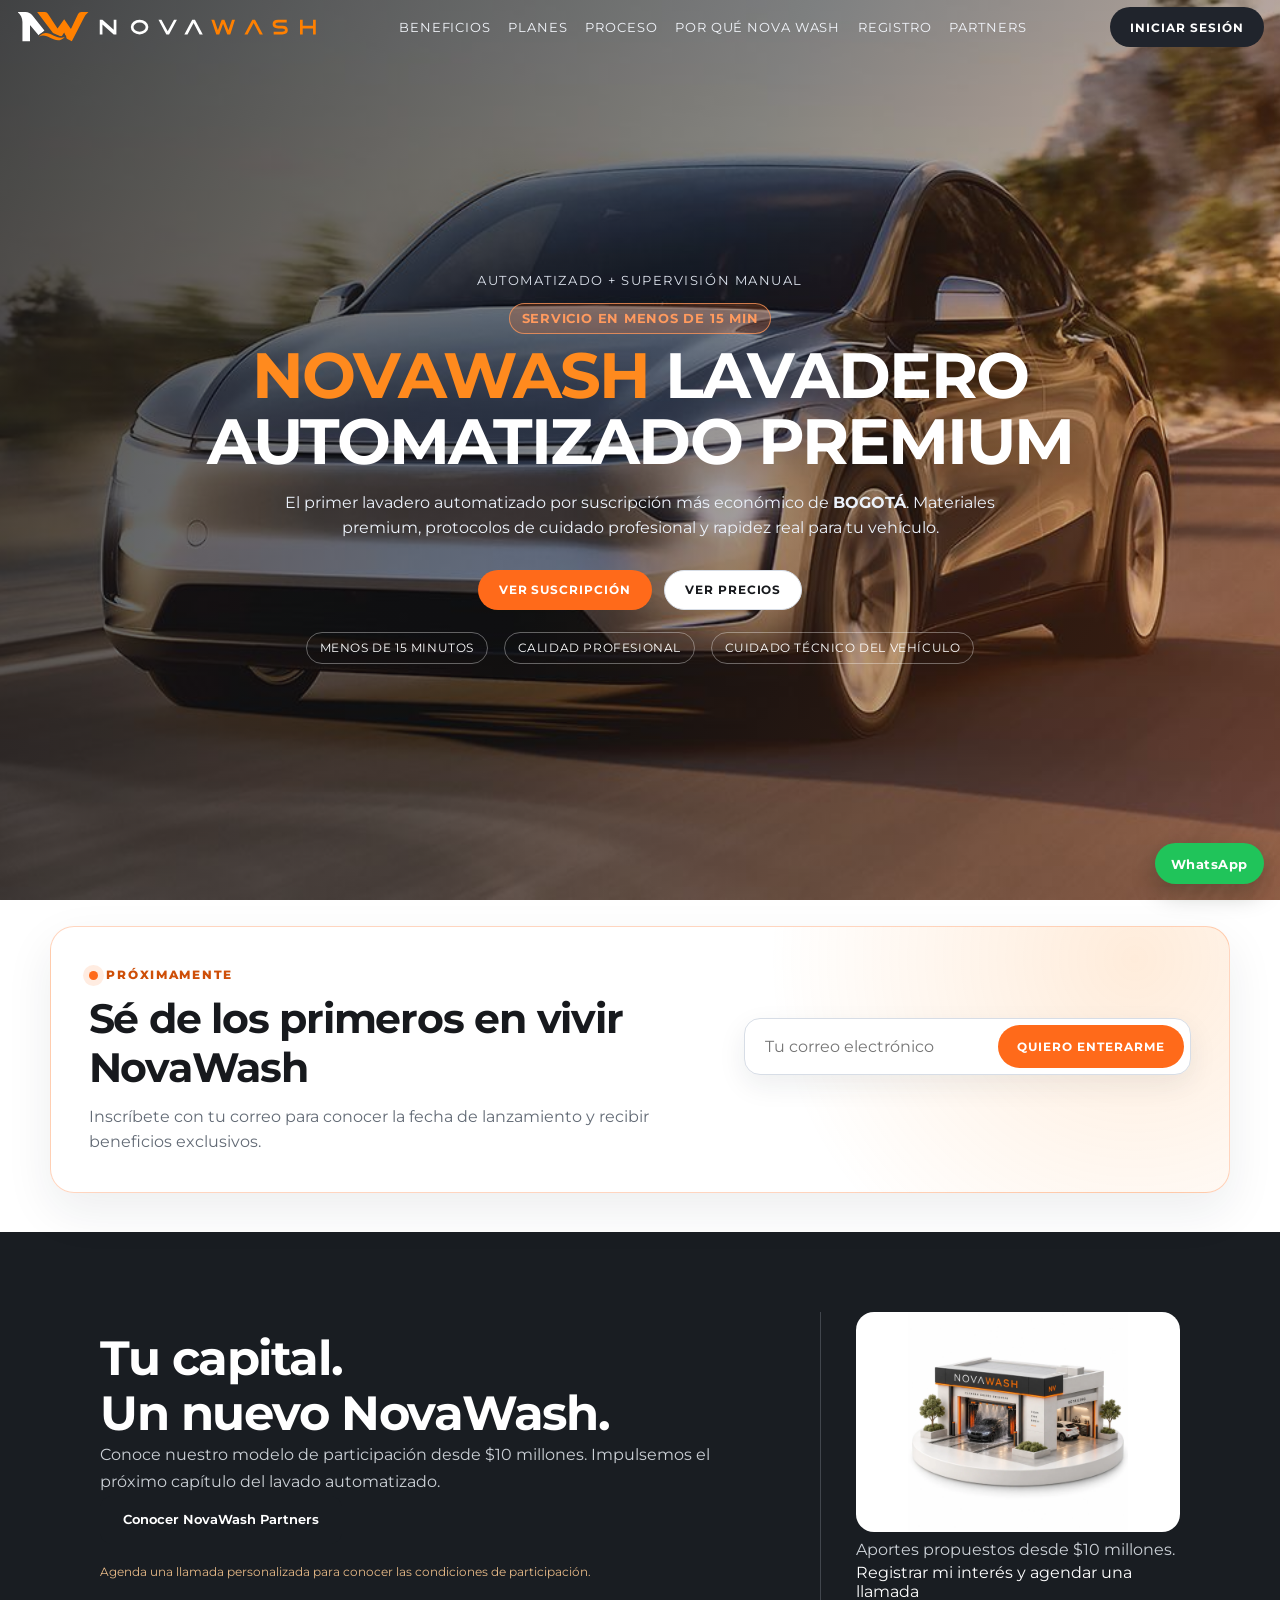
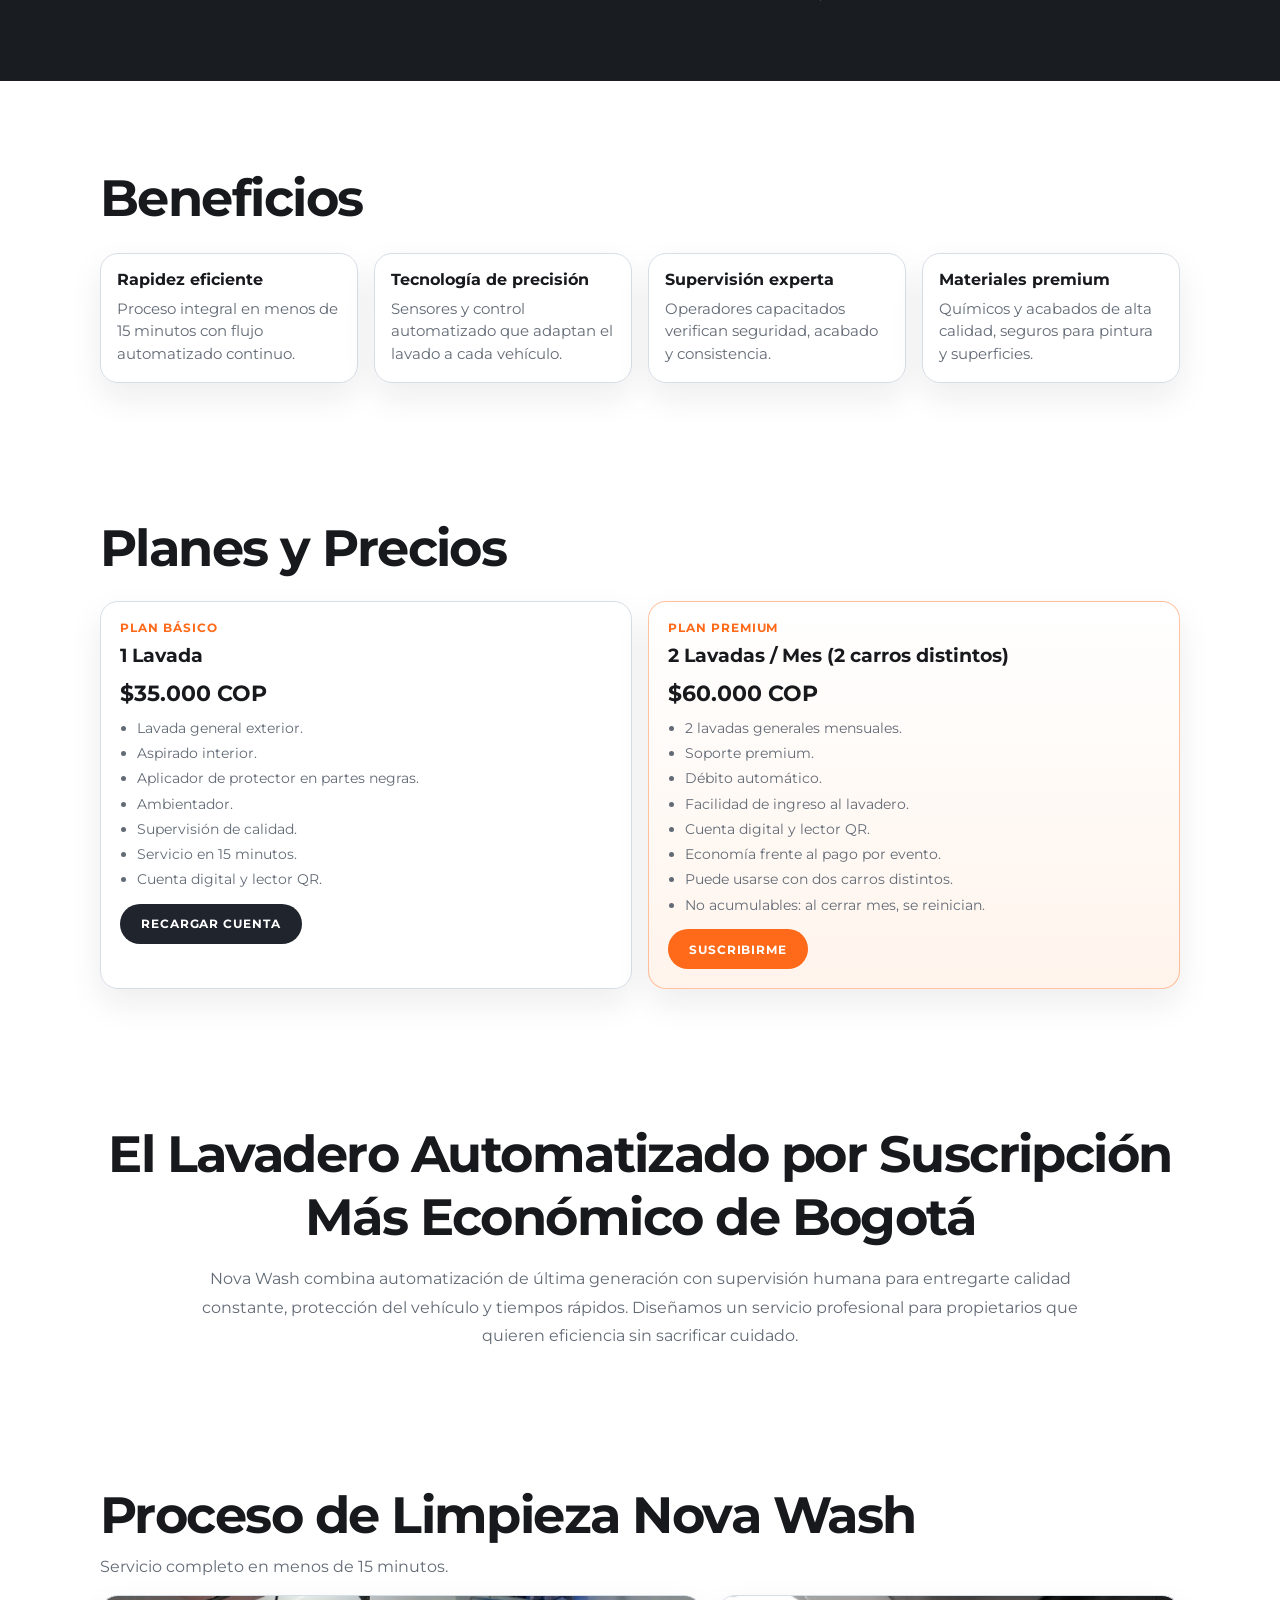
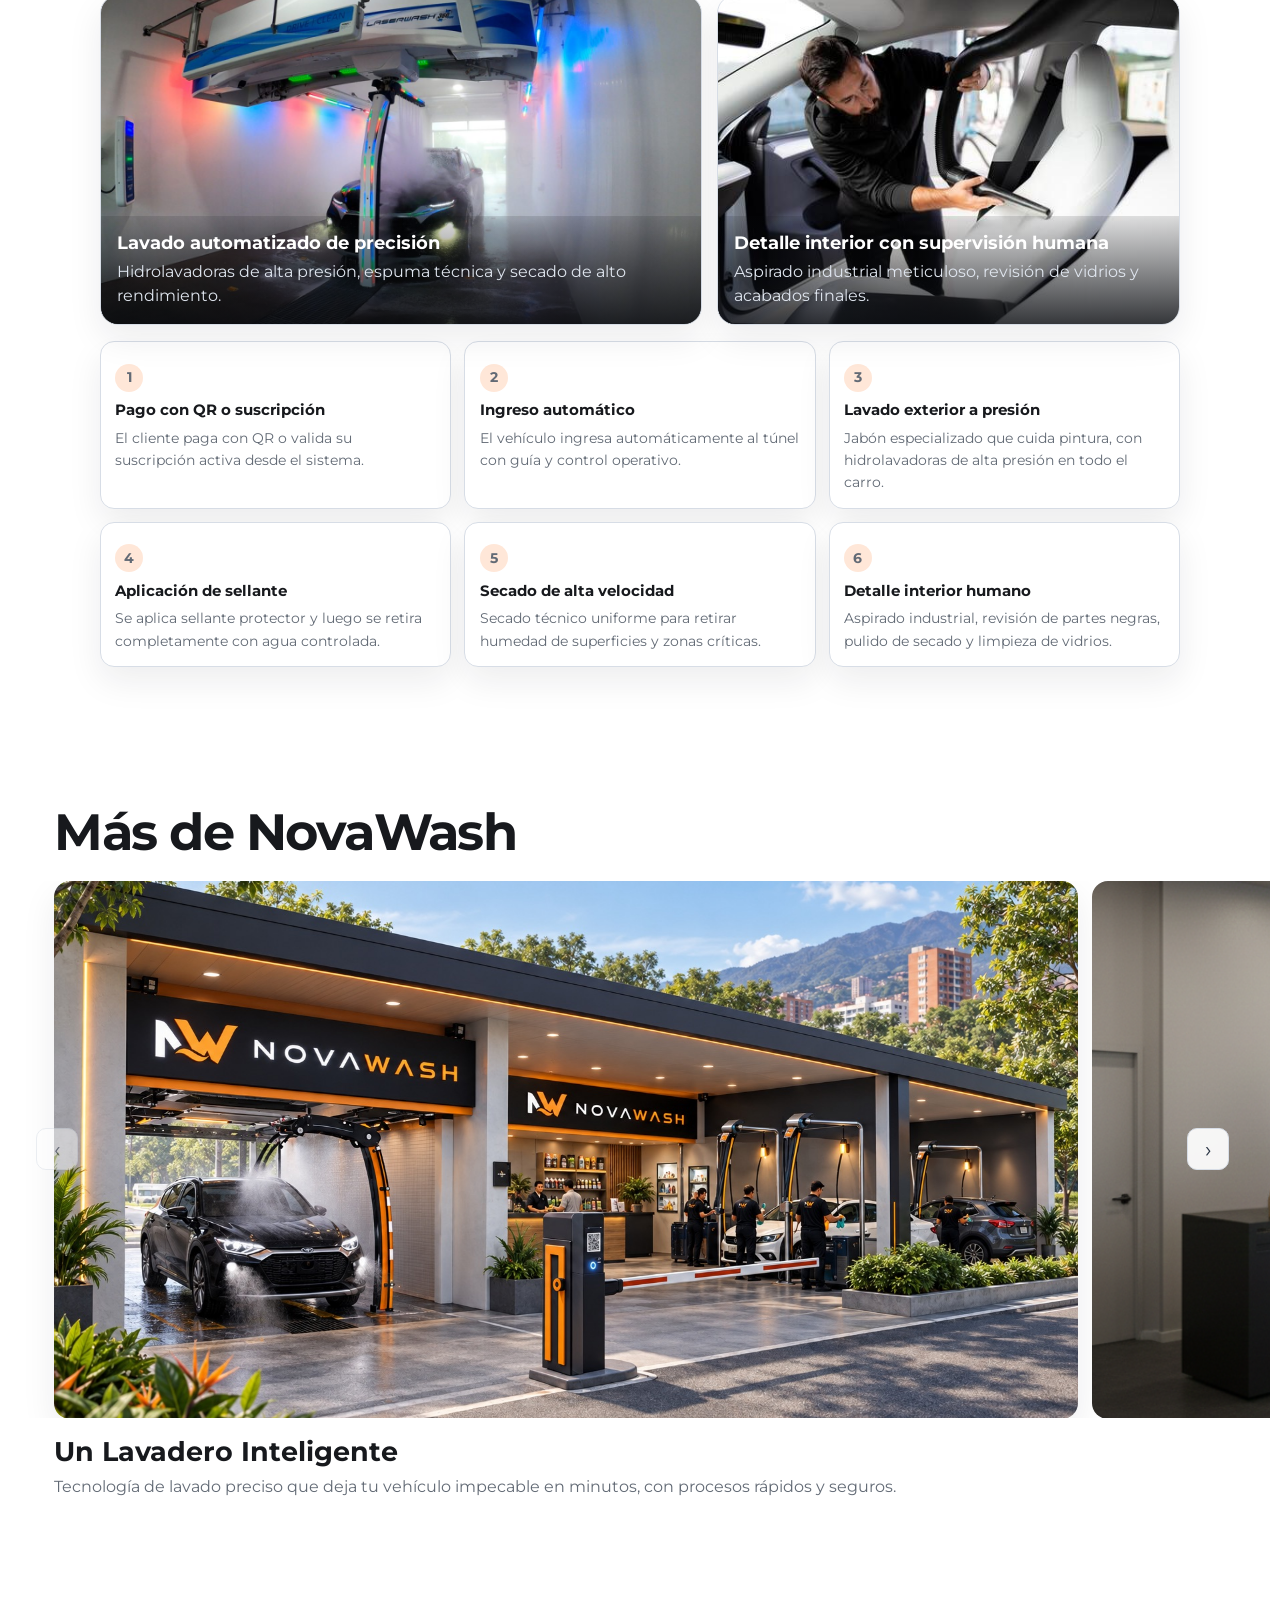
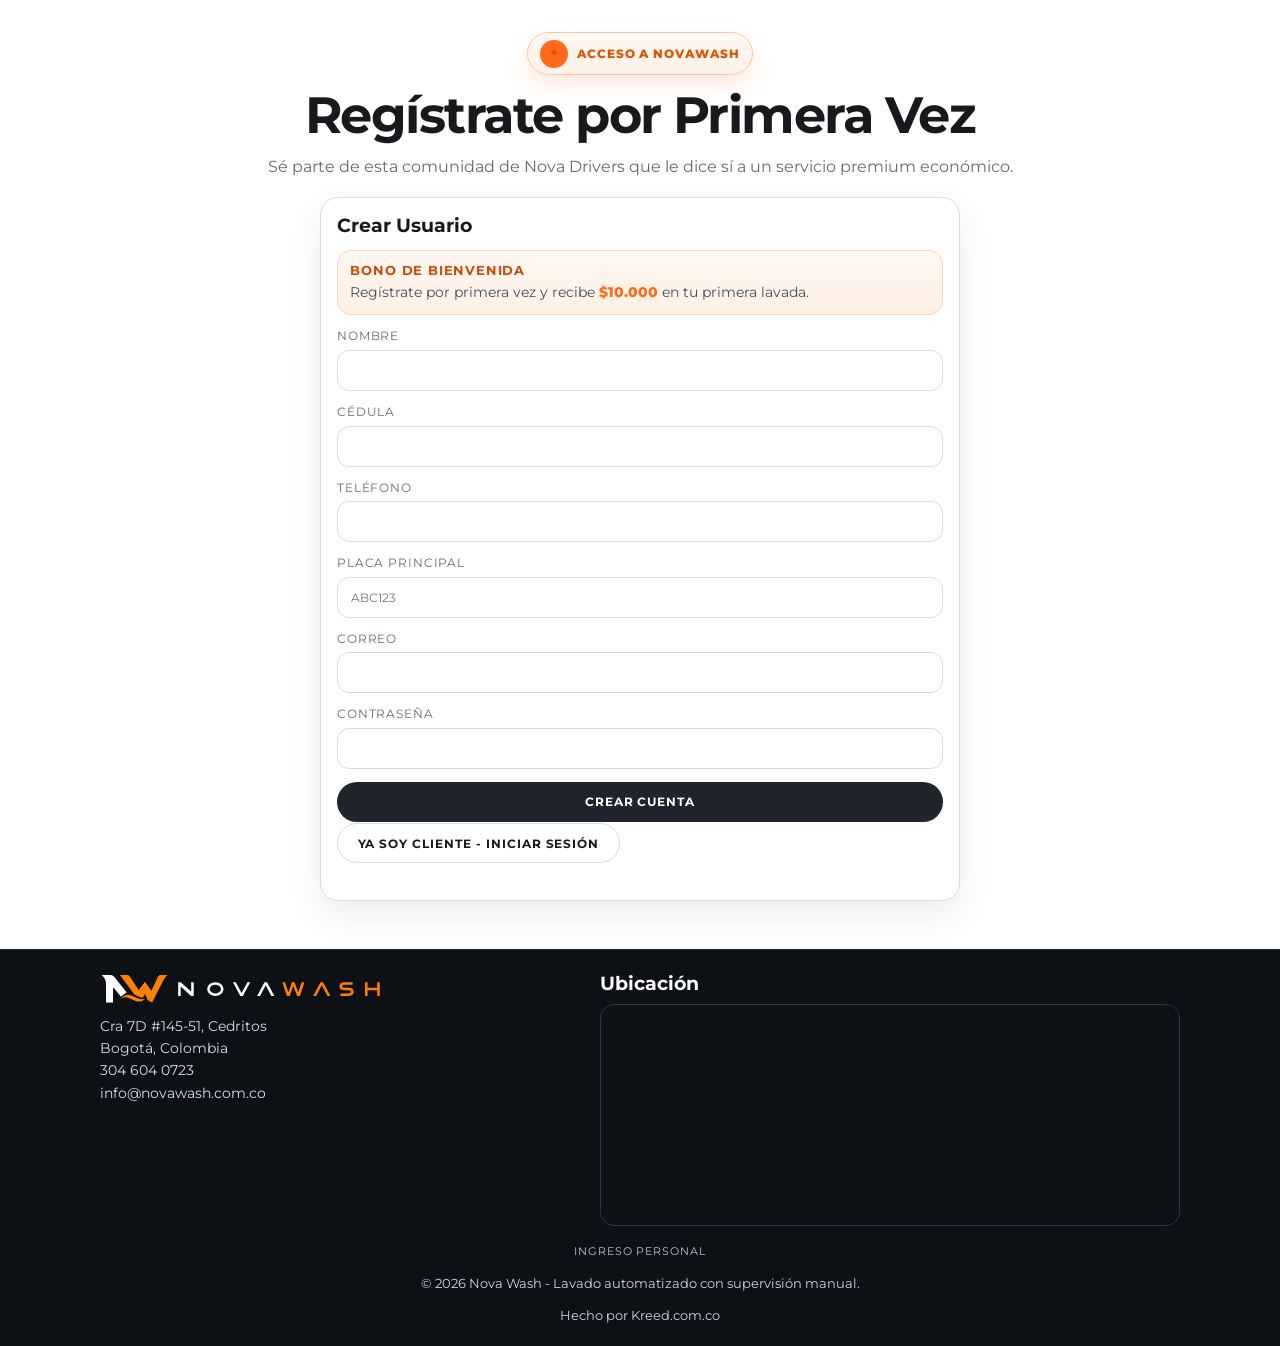
<file: index.html>
<!doctype html>
<html lang="es">
  <head>
    <meta charset="UTF-8" />
    <meta name="viewport" content="width=device-width, initial-scale=1.0" />
    <title>Nova Wash | Lavado Automatizado</title>
    <meta
      name="description"
      content="Nova Wash: lavadero automatizado por suscripción en Bogotá, servicio en menos de 15 minutos y cuidado profesional del vehículo."
    />
    <link rel="preconnect" href="https://fonts.googleapis.com" />
    <link rel="preconnect" href="https://fonts.gstatic.com" crossorigin />
    <link rel="icon" type="image/svg+xml" href="Imagenes/novawash-icon.svg" />
    <link rel="apple-touch-icon" href="Imagenes/novawash-icon.png" />
    <link
      href="https://fonts.googleapis.com/css2?family=Montserrat:wght@300;400;500;600;700;800&display=swap"
      rel="stylesheet"
    />
    <link rel="stylesheet" href="styles.css?v=20260914nw5" />
    <link rel="stylesheet" href="partners.css?v=20260914p1" />
  </head>
  <body class="home-page">
    <header class="site-header" id="top">
      <a class="logo" href="#top" aria-label="Nova Wash">
        <img class="logo-mark" src="Imagenes/novawash-horizontal.svg" alt="Nova Wash" />
        <img class="logo-mark logo-mark-inverse" src="Imagenes/novawash-horizontal-light.svg" alt="Nova Wash" />
      </a>
      <nav class="main-nav" aria-label="Navegación principal">
        <a href="#beneficios">Beneficios</a>
        <a href="#planes">Planes</a>
        <a href="#proceso">Proceso</a>
        <a href="#ciudad">Por qué Nova Wash</a>
        <a href="#registro">Registro</a>
        <a href="partners.html">Partners</a>
        <a class="mobile-only-nav-link" href="login.html">Iniciar Sesión</a>
      </nav>
      <button class="menu-toggle" type="button" aria-label="Abrir menú" aria-expanded="false">
        <span></span>
        <span></span>
        <span></span>
      </button>
      <a class="btn btn-dark mobile-auth-btn" href="login.html">Iniciar Sesión</a>
    </header>

    <main>
      <section class="hero section" aria-labelledby="hero-title">
        <div class="hero-overlay" aria-hidden="true"></div>
        <div class="hero-content reveal">
          <p class="eyebrow">Automatizado + supervisión manual</p>
          <p class="speed-tag">Servicio en menos de 15 min</p>
          <h1 id="hero-title"><span class="brand-orange">NOVAWASH</span> LAVADERO AUTOMATIZADO PREMIUM</h1>
          <p class="hero-copy">El primer lavadero automatizado por suscripción más económico de <strong>BOGOTÁ</strong>. Materiales premium, protocolos de cuidado profesional y rapidez real para tu vehículo.</p>
          <div class="hero-cta">
            <a class="btn btn-orange" href="#planes">Ver Suscripción</a>
            <a class="btn btn-light" href="#planes">Ver Precios</a>
          </div>
          <ul class="hero-highlights">
            <li>Menos de 15 minutos</li>
            <li>Calidad profesional</li>
            <li>Cuidado técnico del vehículo</li>
          </ul>
        </div>
      </section>

      <section class="launch-notice" aria-labelledby="launch-notice-title">
        <div class="launch-notice-inner reveal">
          <div class="launch-notice-copy">
            <p class="launch-badge"><span aria-hidden="true"></span> Próximamente</p>
            <h2 id="launch-notice-title">Sé de los primeros en vivir NovaWash</h2>
            <p>Inscríbete con tu correo para conocer la fecha de lanzamiento y recibir beneficios exclusivos.</p>
          </div>
          <form class="launch-signup-form" id="launchSignupForm" novalidate>
            <label class="sr-only" for="launchEmail">Correo electrónico</label>
            <div class="launch-signup-row">
              <input id="launchEmail" name="launchEmail" type="email" autocomplete="email" placeholder="Tu correo electrónico" required />
              <button class="btn btn-orange" type="submit">Quiero enterarme</button>
            </div>
            <p class="result launch-signup-message" id="launchSignupMessage" aria-live="polite"></p>
          </form>
        </div>
      </section>

      <section class="p-home-partners" aria-labelledby="partners-title">
        <div class="p-home-partners-inner">
          <div><h2 id="partners-title">Tu capital.<br />Un nuevo NovaWash.</h2><p>Conoce nuestro modelo de participación desde $10 millones. Impulsemos el próximo capítulo del lavado automatizado.</p><a class="p-button orange" href="partners.html">Conocer NovaWash Partners</a><p class="p-small" style="margin-top:18px">Agenda una llamada personalizada para conocer las condiciones de participación.</p></div>
          <div class="p-home-side"><img src="Imagenes/partners-lavadero-3d.webp" alt="Ilustración conceptual de un lavadero NovaWash" width="1024" height="1024" loading="lazy" style="width:100%;height:220px;object-fit:contain;background:white;border-radius:18px" /><p>Aportes propuestos desde $10 millones.</p><a href="partners.html#registro">Registrar mi interés y agendar una llamada</a></div>
        </div>
      </section>

      <section class="section info" id="beneficios" aria-labelledby="beneficios-title">
        <div class="panel-content reveal">
          <h2 id="beneficios-title">Beneficios</h2>
          <div class="benefits-grid">
            <article class="benefit-card">
              <h3>Rapidez eficiente</h3>
              <p>Proceso integral en menos de 15 minutos con flujo automatizado continuo.</p>
            </article>
            <article class="benefit-card">
              <h3>Tecnología de precisión</h3>
              <p>Sensores y control automatizado que adaptan el lavado a cada vehículo.</p>
            </article>
            <article class="benefit-card">
              <h3>Supervisión experta</h3>
              <p>Operadores capacitados verifican seguridad, acabado y consistencia.</p>
            </article>
            <article class="benefit-card">
              <h3>Materiales premium</h3>
              <p>Químicos y acabados de alta calidad, seguros para pintura y superficies.</p>
            </article>
          </div>
        </div>
      </section>

      <section class="section pricing" id="planes" aria-labelledby="planes-title">
        <div class="panel-content reveal">
          <h2 id="planes-title">Planes y Precios</h2>
          <div class="plan-grid two-cols">
            <article class="plan-card">
              <p class="plan-eyebrow">Plan Básico</p>
              <h3>1 Lavada</h3>
              <strong>$35.000 COP</strong>
              <ul class="plan-list">
                <li>Lavada general exterior.</li>
                <li>Aspirado interior.</li>
                <li>Aplicador de protector en partes negras.</li>
                <li>Ambientador.</li>
                <li>Supervisión de calidad.</li>
                <li>Servicio en 15 minutos.</li>
                <li>Cuenta digital y lector QR.</li>
              </ul>
              <a class="btn btn-dark plan-action" href="#registro">Recargar cuenta</a>
            </article>
            <article class="plan-card featured">
              <p class="plan-eyebrow">Plan Premium</p>
              <h3>2 Lavadas / Mes (2 carros distintos)</h3>
              <strong>$60.000 COP</strong>
              <ul class="plan-list">
                <li>2 lavadas generales mensuales.</li>
                <li>Soporte premium.</li>
                <li>Débito automático.</li>
                <li>Facilidad de ingreso al lavadero.</li>
                <li>Cuenta digital y lector QR.</li>
                <li>Economía frente al pago por evento.</li>
                <li>Puede usarse con dos carros distintos.</li>
                <li>No acumulables: al cerrar mes, se reinician.</li>
              </ul>
              <a class="btn btn-orange plan-action" href="#registro">Suscribirme</a>
            </article>
          </div>
        </div>
      </section>

      <section class="section city" id="ciudad" aria-labelledby="ciudad-title">
        <div class="panel-content reveal city-wrap">
          <h2 id="ciudad-title">El Lavadero Automatizado por Suscripción Más Económico de Bogotá</h2>
          <p>
            Nova Wash combina automatización de última generación con supervisión humana para
            entregarte calidad constante, protección del vehículo y tiempos rápidos. Diseñamos
            un servicio profesional para propietarios que quieren eficiencia sin sacrificar cuidado.
          </p>
        </div>
      </section>

      <section class="section process" id="proceso" aria-labelledby="proceso-title">
        <div class="panel-content reveal">
          <h2 id="proceso-title">Proceso de Limpieza Nova Wash</h2>
          <p class="process-subtitle">Servicio completo en menos de 15 minutos.</p>

          <div class="process-showcase">
            <article class="process-card process-card-machine">
              <div class="process-overlay">
                <h3>Lavado automatizado de precisión</h3>
                <p>Hidrolavadoras de alta presión, espuma técnica y secado de alto rendimiento.</p>
              </div>
            </article>
            <article class="process-card process-card-interior">
              <div class="process-overlay">
                <h3>Detalle interior con supervisión humana</h3>
                <p>Aspirado industrial meticuloso, revisión de vidrios y acabados finales.</p>
              </div>
            </article>
          </div>

          <div class="process-steps">
            <article class="step-card">
              <p class="step-num">1</p>
              <h3>Pago con QR o suscripción</h3>
              <p>El cliente paga con QR o valida su suscripción activa desde el sistema.</p>
            </article>
            <article class="step-card">
              <p class="step-num">2</p>
              <h3>Ingreso automático</h3>
              <p>El vehículo ingresa automáticamente al túnel con guía y control operativo.</p>
            </article>
            <article class="step-card">
              <p class="step-num">3</p>
              <h3>Lavado exterior a presión</h3>
              <p>Jabón especializado que cuida pintura, con hidrolavadoras de alta presión en todo el carro.</p>
            </article>
            <article class="step-card">
              <p class="step-num">4</p>
              <h3>Aplicación de sellante</h3>
              <p>Se aplica sellante protector y luego se retira completamente con agua controlada.</p>
            </article>
            <article class="step-card">
              <p class="step-num">5</p>
              <h3>Secado de alta velocidad</h3>
              <p>Secado técnico uniforme para retirar humedad de superficies y zonas críticas.</p>
            </article>
            <article class="step-card">
              <p class="step-num">6</p>
              <h3>Detalle interior humano</h3>
              <p>Aspirado industrial, revisión de partes negras, pulido de secado y limpieza de vidrios.</p>
            </article>
          </div>
        </div>
      </section>

      <section class="section info peek-full-bleed" id="experiencia" aria-labelledby="experiencia-title">
        <div class="panel-content reveal">
          <h2 id="experiencia-title">Más de NovaWash</h2>
          <div class="peek-carousel" data-peek-carousel>
            <div class="peek-viewport">
              <button class="peek-arrow prev" type="button" aria-label="Anterior" data-dir="-1">‹</button>
              <div class="peek-track">
                <article class="peek-card" data-title="Un Lavadero Inteligente" data-text="Tecnología de lavado preciso que deja tu vehículo impecable en minutos, con procesos rápidos y seguros.">
                  <img src="Imagenes/portada-novawash-2026.jpg" alt="Lavadero inteligente NovaWash" loading="lazy" />
                </article>
                <article class="peek-card" data-title="Pago Rápido con QR" data-text="Escanea, gestiona tu cuenta, paga y continúa. Un proceso simple, sin filas ni esperas innecesarias.">
                  <img src="Imagenes/escaneo.png" alt="Pago rápido con QR en NovaWash" loading="lazy" />
                </article>
                <article class="peek-card" data-title="Café y Accesorios" data-text="Relájate durante 15 minutos en un espacio cómodo mientras tu carro queda listo para salir y consigue los mejores accesorios para tu vehículo.">
                  <img src="Imagenes/Novacoffe.png" alt="Zona de café y accesorios NovaWash" loading="lazy" />
                </article>
              </div>
              <button class="peek-arrow next" type="button" aria-label="Siguiente" data-dir="1">›</button>
            </div>
            <div class="peek-copy">
              <h3 class="peek-copy-title">Un Lavadero Inteligente</h3>
              <p class="peek-copy-text">Tecnología de lavado preciso que deja tu vehículo impecable en minutos, con procesos rápidos y seguros.</p>
            </div>
          </div>
        </div>
      </section>

      <section class="section manage" id="registro" aria-labelledby="registro-title">
        <div class="panel-content reveal manage-wrap">
          <div class="register-premium-badge" aria-hidden="true">
            <span class="register-premium-icon">✦</span>
            <span>Acceso a NovaWash</span>
          </div>
          <h2 id="registro-title">Regístrate por Primera Vez</h2>
          <p class="manage-subtitle">Sé parte de esta comunidad de Nova Drivers que le dice sí a un servicio premium económico.</p>

          <div class="account-grid single">
            <article class="account-card">
              <h3>Crear Usuario</h3>
              <div class="signup-bonus" role="note" aria-label="Bono de bienvenida">
                <strong>Bono de bienvenida</strong>
                <p>Regístrate por primera vez y recibe <span>$10.000</span> en tu primera lavada.</p>
              </div>
              <form id="signupForm" class="stack-form">
                <label>
                  Nombre
                  <input name="name" type="text" required />
                </label>
                <label>
                  Cédula
                  <input name="cedula" type="text" inputmode="numeric" />
                </label>
                <label>
                  Teléfono
                  <input name="phone" type="tel" />
                </label>
                <label>
                  Placa principal
                  <input name="plate" type="text" maxlength="8" placeholder="ABC123" />
                </label>
                <label>
                  Correo
                  <input name="email" type="email" required />
                </label>
                <label>
                  Contraseña
                  <input name="password" type="password" minlength="6" required />
                </label>
                <button class="btn btn-dark" type="submit">Crear cuenta</button>
              </form>
              <div class="auth-switch">
                <a class="btn btn-light" href="login.html">Ya soy cliente - Iniciar sesión</a>
              </div>
              <p id="authMessage" class="result" aria-live="polite"></p>
            </article>
          </div>
        </div>
      </section>
    </main>

    <footer class="site-footer">
      <div class="footer-grid">
        <article>
          <h3><img class="footer-logo" src="Imagenes/novawash-horizontal-light.svg" alt="Nova Wash" width="280" height="34" /></h3>
          <p>Cra 7D #145-51, Cedritos</p>
          <p>Bogotá, Colombia</p>
          <p><a href="tel:+573046040723">304 604 0723</a></p>
          <p><a href="mailto:info@novawash.com.co">info@novawash.com.co</a></p>
        </article>
        <article>
          <h3>Ubicación</h3>
          <div class="map-wrap">
            <iframe
              title="Mapa Nova Wash Cedritos"
              src="https://www.google.com/maps?q=Cedritos%20Cra%207D%20%23145-51%20Bogot%C3%A1%20Colombia&output=embed"
              loading="lazy"
              referrerpolicy="no-referrer-when-downgrade"
            ></iframe>
          </div>
        </article>
      </div>
      <p class="staff-access"><a href="backoffice.html">Ingreso Personal</a></p>
      <p class="copyright">© 2026 Nova Wash - Lavado automatizado con supervisión manual.</p>
      <p class="copyright">Hecho por <a href="https://kreed.com.co" target="_blank" rel="noopener noreferrer">Kreed.com.co</a></p>
    </footer>

    <a
      class="whatsapp-float"
      href="https://wa.me/573046040723?text=Hola%20Nova%20Wash%2C%20quiero%20informaci%C3%B3n%20de%20suscripci%C3%B3n."
      target="_blank"
      rel="noopener noreferrer"
      aria-label="Contactar por WhatsApp"
    >
      WhatsApp
    </a>

    <script src="script.js?v=20260914price"></script>
  </body>
</html>
</file>
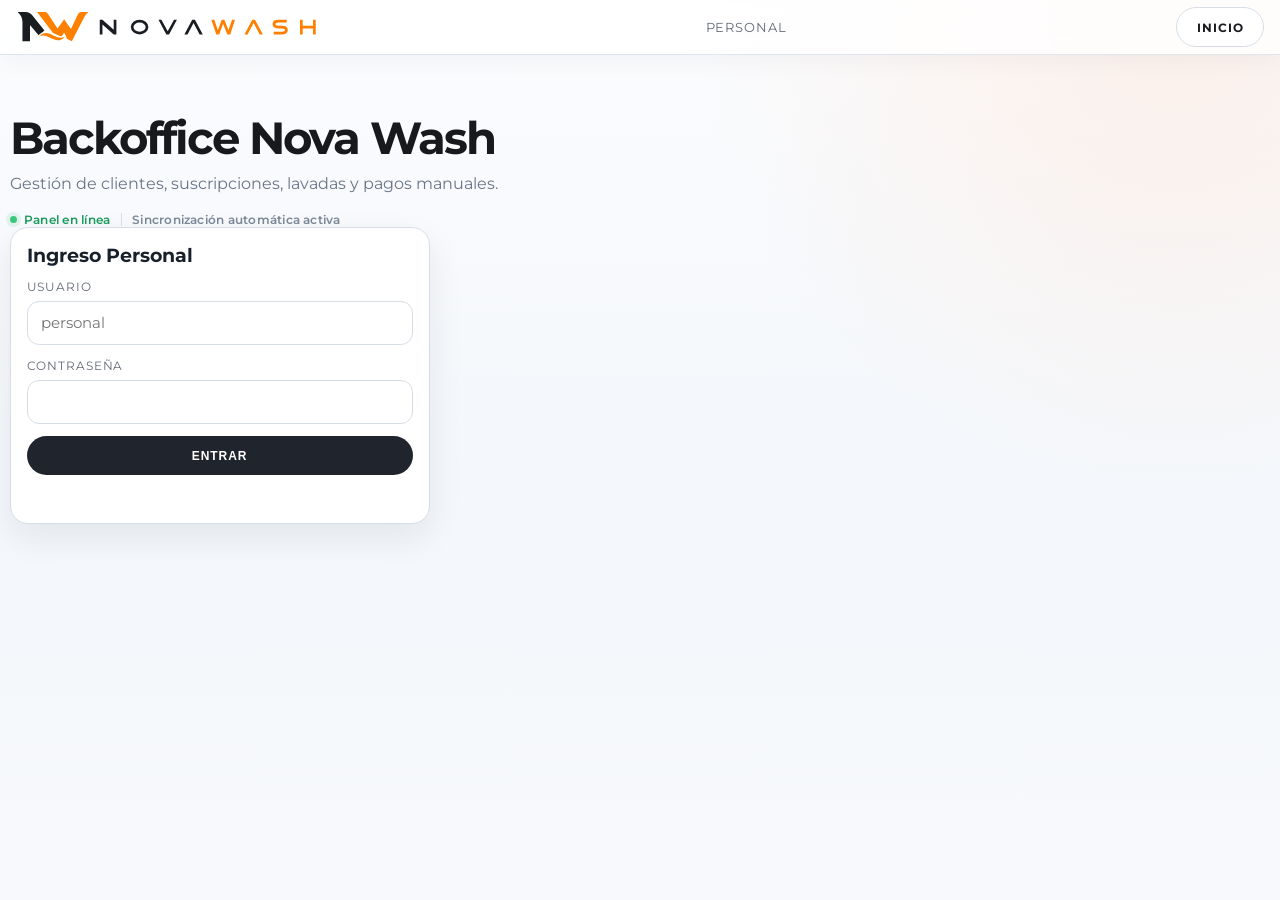
<file: backoffice.html>
<!doctype html>
<html lang="es">
  <head>
    <meta charset="UTF-8" />
    <meta name="viewport" content="width=device-width, initial-scale=1.0" />
    <title>Nova Wash | Backoffice</title>
    <link rel="preconnect" href="https://fonts.googleapis.com" />
    <link rel="preconnect" href="https://fonts.gstatic.com" crossorigin />
    <link rel="icon" type="image/svg+xml" href="Imagenes/novawash-icon.svg" />
    <link rel="apple-touch-icon" href="Imagenes/novawash-icon.png" />
    <link
      href="https://fonts.googleapis.com/css2?family=Montserrat:wght@300;400;500;600;700;800&display=swap"
      rel="stylesheet"
    />
    <link rel="stylesheet" href="styles.css?v=20260914nw" />
    <link rel="stylesheet" href="backoffice-modern.css?v=20260917bo" />
  </head>
  <body class="backoffice-page">
    <header class="site-header scrolled">
      <a class="logo" href="index.html" aria-label="Nova Wash">
        <img class="logo-mark" src="Imagenes/novawash-horizontal.svg" alt="Nova Wash" />
      </a>
      <nav class="main-nav" aria-label="Navegación personal">
        <a href="#backofficePanel">Personal</a>
        <a class="mobile-only-nav-link" href="index.html">Inicio</a>
      </nav>
      <button class="menu-toggle" type="button" aria-label="Abrir menú" aria-expanded="false">
        <span></span>
        <span></span>
        <span></span>
      </button>
      <a class="btn btn-light" href="index.html">Inicio</a>
    </header>

    <main class="dashboard-page">
      <section class="section manage bo-section" aria-labelledby="bo-title">
        <div class="panel-content reveal visible bo-full">
          <h1 id="bo-title" class="dash-title">Backoffice Nova Wash</h1>
          <p class="manage-subtitle">Gestión de clientes, suscripciones, lavadas y pagos manuales.</p>
          <div class="bo-page-summary" aria-label="Estado del backoffice">
            <span class="bo-live-status"><span aria-hidden="true"></span>Panel en línea</span>
            <span class="bo-summary-separator" aria-hidden="true"></span>
            <span>Sincronización automática activa</span>
          </div>

          <article id="boLoginCard" class="account-card bo-login">
            <h3>Ingreso Personal</h3>
            <form id="boLoginForm" class="stack-form">
              <label>
                Usuario
                <input id="boUser" type="text" autocomplete="username" placeholder="personal" required />
              </label>
              <label>
                Contraseña
                <input id="boPass" type="password" autocomplete="current-password" required />
              </label>
              <button class="btn btn-dark" type="submit">Entrar</button>
            </form>
            <p id="boLoginMessage" class="result" aria-live="polite"></p>
          </article>

          <article id="backofficePanel" class="dashboard" hidden>
            <div class="dashboard-top">
              <div>
                <p class="bo-section-kicker">Centro de operación</p>
                <h3>Clientes y usuarios</h3>
              </div>
              <div class="dash-actions">
                <button id="boAddUserBtn" class="btn btn-orange" type="button">Nuevo usuario</button>
                <button id="boLogoutBtn" class="btn btn-dark" type="button">Cerrar sesión personal</button>
              </div>
            </div>
            <p class="manage-subtitle">Edita datos, plan, número de lavadas, y registra pagos en efectivo manuales.</p>
            <p id="boPanelMessage" class="result" aria-live="polite"></p>

            <nav class="bo-workspace-nav" aria-label="Secciones del backoffice">
              <a class="is-active" href="#boOverview">Resumen</a>
              <a href="#boUsersSection">Usuarios</a>
              <a href="#boAuditSection">Auditoría</a>
            </nav>

            <section id="boOverview" class="bo-top-layout">
              <div class="bo-left-panel">
                <section class="bo-filters bo-filters-dates">
                  <label>
                    Fecha desde
                    <input id="boDateFrom" type="date" />
                  </label>
                  <label>
                    Fecha hasta
                    <input id="boDateTo" type="date" />
                  </label>
                  <div class="bo-date-presets" aria-label="Atajos de fecha">
                    <button id="boPresetToday" class="btn btn-light" type="button">Hoy</button>
                    <button id="boPresetYesterday" class="btn btn-light" type="button">Ayer</button>
                    <button id="boPresetLast7" class="btn btn-light" type="button">Últimos 7 días</button>
                    <button id="boPresetMonth" class="btn btn-light" type="button">Este mes</button>
                    <button id="boPresetYear" class="btn btn-light" type="button">Este año</button>
                  </div>
                  <button id="boResetFiltersBtn" class="btn btn-light bo-btn-clear" type="button" title="Limpiar filtros" aria-label="Limpiar filtros">X</button>
                </section>

                <section class="bo-metrics">
                  <article class="bo-metric-card">
                    <p>Ingresos totales</p>
                    <strong id="boMetricTotalIncome">$0</strong>
                  </article>
                  <article class="bo-metric-card">
                    <p>Recargas efectivo</p>
                    <strong id="boMetricCash">$0</strong>
                  </article>
                  <article class="bo-metric-card">
                    <p>Ingresos Wompi</p>
                    <strong id="boMetricWompi">$0</strong>
                  </article>
                  <article class="bo-metric-card">
                    <p>Total en bonos</p>
                    <strong id="boMetricBonuses">$0</strong>
                  </article>
                  <article class="bo-metric-card">
                    <p>Usuarios</p>
                    <strong id="boMetricUsers">0</strong>
                  </article>
                  <article class="bo-metric-card">
                    <p>Suscripciones activas</p>
                    <strong id="boMetricSubs">0</strong>
                  </article>
                  <article class="bo-metric-card">
                    <p>Lavadas realizadas</p>
                    <strong id="boMetricWashesDone">0</strong>
                  </article>
                  <article class="bo-metric-card">
                    <p>Lavadas disponibles</p>
                    <strong id="boMetricWashesAvailable">0</strong>
                  </article>
                  <article class="bo-metric-card">
                    <p>Total saldos en cuentas</p>
                    <strong id="boMetricWallets">$0</strong>
                  </article>
                </section>

                <section class="bo-filters">
                  <label>
                    Buscar cliente
                    <input id="boSearchInput" type="text" placeholder="Nombre, correo o ID" />
                  </label>
                  <label>
                    Tipo de plan
                    <select id="boPlanFilter">
                      <option value="all">Todos</option>
                      <option value="premium_monthly">Premium</option>
                      <option value="basic_single">Básico</option>
                    </select>
                  </label>
                </section>
              </div>

              <section class="dash-card bo-qr-ops">
                <div class="bo-qr-split">
                  <div class="bo-qr-left">
                    <h4>Lector QR de operación</h4>
                    <p>Escanea el QR único del cliente o ingresa el ID para registrar una lavada.</p>
                    <label>
                      Código leído / ID usuario (fallback)
                      <input id="boQrFallbackInput" type="text" placeholder="NOVAWASH-USER:Q... o NW-..." />
                    </label>
                    <button id="boProcessQrBtn" class="btn btn-dark" type="button">Procesar QR</button>
                    <p id="boScanMessage" class="result" aria-live="polite"></p>
                  </div>
                  <div class="bo-qr-right">
                    <div class="scanner-wrap bo-scanner-square">
                      <video id="boQrVideo" class="qr-video bo-qr-video-square" playsinline muted></video>
                      <canvas id="boQrCanvas" hidden></canvas>
                    </div>
                    <div class="dash-actions">
                      <button id="boStartScanBtn" class="btn btn-orange" type="button">Iniciar lector</button>
                      <button id="boStopScanBtn" class="btn btn-light" type="button">Detener</button>
                    </div>
                  </div>
                </div>
              </section>
            </section>

            <div id="boUsersSection" class="bo-users-section">
              <div class="bo-users-toolbar">
                <div class="bo-section-heading">
                  <p class="bo-section-kicker">Directorio</p>
                  <h4>Usuarios activos</h4>
                  <p>Consulta, edita y recarga cuentas sin perder el contexto.</p>
                </div>
                <div class="bo-users-toolbar-right">
                  <p id="boUsersCount" class="bo-users-count">Mostrando 0 de 0</p>
                  <div class="bo-audit-pager bo-users-pager">
                    <button id="boUsersPrevBtn" class="btn btn-light" type="button">Anterior</button>
                    <span id="boUsersPageText">Página 1</span>
                    <button id="boUsersNextBtn" class="btn btn-light" type="button">Siguiente</button>
                  </div>
                </div>
              </div>

              <div class="bo-table-wrap bo-users-wrap">
                <table class="bo-table bo-users-table">
                  <thead>
                    <tr>
                      <th class="bo-col-id">ID</th>
                      <th class="bo-col-name">Cliente</th>
                      <th class="bo-col-cedula">Cédula</th>
                      <th class="bo-col-email">Correo</th>
                      <th class="bo-col-plate">Placa</th>
                      <th>Teléfono</th>
                      <th>Plan</th>
                      <th class="bo-col-mini">Disp.</th>
                      <th class="bo-col-mini">Realiz.</th>
                      <th class="bo-col-wallet">Saldo</th>
                      <th class="bo-col-payment">Pago</th>
                      <th class="bo-col-recharge">Recarga</th>
                      <th>Acciones</th>
                    </tr>
                  </thead>
                  <tbody id="boUsersBody"></tbody>
                </table>
              </div>
              <div id="boUsersMobile" class="bo-users-mobile"></div>
            </div>

            <section id="boAuditSection" class="history-block bo-audit">
              <h4>Registro de Auditoría</h4>
              <div class="bo-audit-filters">
                <label>
                  Filtrar cliente
                  <input id="boAuditClientInput" type="text" placeholder="Nombre, correo o ID" />
                </label>
                <div class="bo-audit-type-filters">
                  <button id="boAuditTypeAllBtn" class="btn btn-light is-active" type="button">Todos</button>
                  <button id="boAuditTypeRechargeCashBtn" class="btn btn-light" type="button">Recarga efectivo</button>
                  <button id="boAuditTypeRechargeWompiBtn" class="btn btn-light" type="button">Recarga Wompi</button>
                  <button id="boAuditTypeEditBtn" class="btn btn-light" type="button">Edición</button>
                  <button id="boAuditTypeExpiryBtn" class="btn btn-light" type="button">Vencimiento</button>
                </div>
              </div>
              <div class="bo-audit-toolbar">
                <p id="boAuditCount">Mostrando 0 de 0</p>
                <div class="bo-audit-pager">
                  <button id="boAuditPrevBtn" class="btn btn-light" type="button">Anterior</button>
                  <span id="boAuditPageText">Página 1</span>
                  <button id="boAuditNextBtn" class="btn btn-light" type="button">Siguiente</button>
                </div>
              </div>
              <div class="bo-table-wrap">
                <table class="bo-table bo-audit-table">
                  <thead>
                    <tr>
                      <th>Fecha</th>
                      <th>Empleado</th>
                      <th>Cliente</th>
                      <th>Acción</th>
                      <th>Detalle</th>
                    </tr>
                  </thead>
                  <tbody id="boAuditBody"></tbody>
                </table>
              </div>
            </section>
          </article>

          <div id="boModal" class="bo-modal" hidden>
            <div class="bo-modal-backdrop" data-modal-close="1"></div>
            <div class="bo-modal-card" role="dialog" aria-modal="true" aria-labelledby="boModalTitle">
              <div class="bo-modal-header">
                <h4 id="boModalTitle">Editar</h4>
                <button id="boModalClose" class="btn btn-light" type="button">Cerrar</button>
              </div>
              <form id="boModalForm" class="stack-form">
                <div id="boModalEditWrap" hidden>
                  <div class="bo-modal-grid">
                    <label>
                      ID
                      <input id="boModalUserId" type="text" disabled />
                    </label>
                    <label>
                      Nombre
                      <input id="boModalName" type="text" />
                    </label>
                    <label>
                      Cédula
                      <input id="boModalCedula" type="text" />
                    </label>
                    <label>
                      Correo
                      <input id="boModalEmail" type="email" />
                    </label>
                    <label>
                      Placa
                      <input id="boModalPlate" type="text" />
                    </label>
                    <label>
                      Teléfono
                      <input id="boModalPhone" type="text" />
                    </label>
                    <label>
                      Plan
                      <select id="boModalMode">
                        <option value="basic_single">Básico</option>
                        <option value="premium_monthly">Premium</option>
                      </select>
                    </label>
                    <label>
                      Saldo
                      <input id="boModalWallet" type="number" min="0" />
                    </label>
                    <label>
                      Pago
                      <select id="boModalPaymentMethod">
                        <option value="Efectivo en punto">Efectivo</option>
                        <option value="Tarjeta Stripe">Stripe</option>
                        <option value="Tarjeta crédito/débito">Tarjeta crédito/débito</option>
                        <option value="Nequi">Nequi</option>
                      </select>
                    </label>
                    <label>
                      Inicio ciclo premium
                      <input id="boModalCycleStart" type="text" disabled />
                    </label>
                    <label>
                      Vencimiento ciclo premium
                      <input id="boModalCycleEnd" type="text" disabled />
                    </label>
                    <label>
                      Disponibles
                      <input id="boModalWashesRemaining" type="number" disabled />
                    </label>
                    <label>
                      Realizadas
                      <input id="boModalWashesDone" type="number" disabled />
                    </label>
                  </div>
                  <div class="dash-actions">
                    <button id="boModalCancelSubBtn" class="btn btn-dark" type="button">Cancelar suscripción</button>
                  </div>
                </div>
                <p id="boModalMessage" class="result" aria-live="polite"></p>
                <div class="dash-actions bo-modal-actions">
                  <button id="boModalCancel" class="btn btn-light" type="button">Cancelar</button>
                  <button id="boModalDismiss" class="btn btn-light" type="button">Cerrar</button>
                  <button class="btn btn-orange" type="submit">Guardar</button>
                </div>
              </form>
            </div>
          </div>
        </div>
      </section>
    </main>

    <script src="script.js?v=20260917bo"></script>
  </body>
</html>
</file>
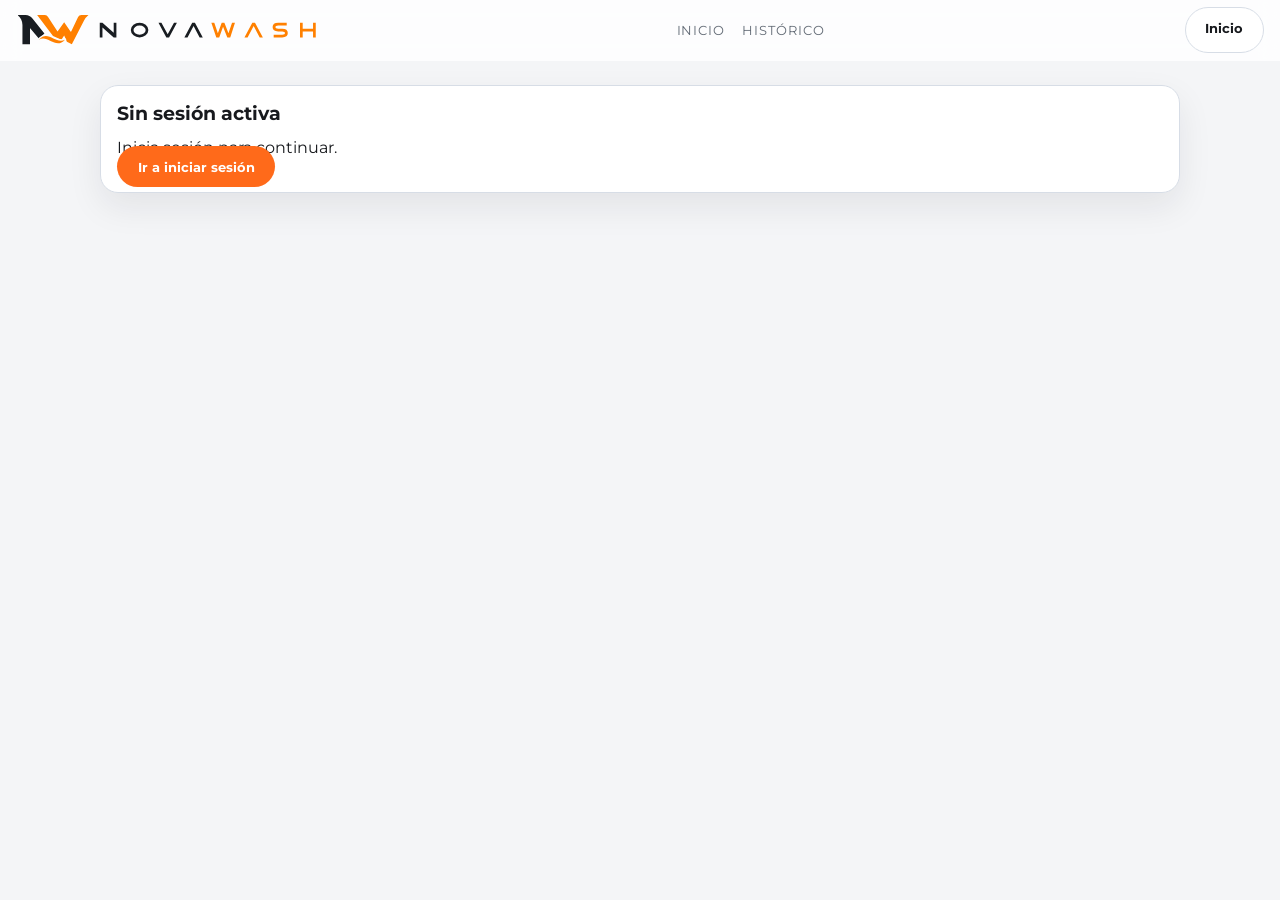
<file: dashboard.html>
<!doctype html>
<html lang="es">
  <head>
    <meta charset="UTF-8" />
    <meta name="viewport" content="width=device-width, initial-scale=1.0" />
    <title>Nova Wash | Gestión</title>
    <link rel="preconnect" href="https://fonts.googleapis.com" />
    <link rel="preconnect" href="https://fonts.gstatic.com" crossorigin />
    <link rel="icon" type="image/svg+xml" href="Imagenes/novawash-icon.svg" />
    <link rel="apple-touch-icon" href="Imagenes/novawash-icon.png" />
    <link
      href="https://fonts.googleapis.com/css2?family=Montserrat:wght@300;400;500;600;700;800&display=swap"
      rel="stylesheet"
    />
    <meta name="theme-color" content="#f4f5f7" />
    <link rel="stylesheet" href="styles.css?v=20260914nw" />
    <link rel="stylesheet" href="partners.css?v=20260914p1" />
  </head>
  <body class="client-app">
    <header class="site-header scrolled">
      <a class="logo" href="index.html" aria-label="Nova Wash">
        <img class="logo-mark" src="Imagenes/novawash-horizontal.svg" alt="Nova Wash" />
      </a>
      <nav class="main-nav" aria-label="Navegación gestión">
        <a href="#inicio" data-dashboard-tab-link="inicio">Inicio</a>
        <a href="#historial" data-dashboard-tab-link="historial">Histórico</a>
        <a class="mobile-only-nav-link" href="index.html">Inicio</a>
      </nav>
      <button class="menu-toggle" type="button" aria-label="Abrir menú" aria-expanded="false">
        <span></span>
        <span></span>
        <span></span>
      </button>
      <a class="btn btn-light" href="index.html">Inicio</a>
    </header>

    <main class="dashboard-page">
      <section class="section manage" aria-label="Gestión de cliente">
        <div class="panel-content reveal visible">
          <article id="sessionGuard" class="account-card" hidden>
            <h3>Sin sesión activa</h3>
            <p>Inicia sesión para continuar.</p>
            <a class="btn btn-orange" href="login.html">Ir a iniciar sesión</a>
          </article>

          <article id="dashboard" class="dashboard" hidden>
            <nav id="dashboardTabs" class="dashboard-tabs" role="tablist" aria-label="Secciones de tu portal">
              <button class="dashboard-tab is-active" type="button" role="tab" data-dashboard-tab="inicio" aria-selected="true">Inicio</button>
              <button class="dashboard-tab" type="button" role="tab" data-dashboard-tab="suscripcion" aria-selected="false">Suscripción</button>
              <button class="dashboard-tab" type="button" role="tab" data-dashboard-tab="pagos" aria-selected="false">Pagos</button>
              <button class="dashboard-tab" type="button" role="tab" data-dashboard-tab="perfil" aria-selected="false">Perfil</button>
              <button class="dashboard-tab" type="button" role="tab" data-dashboard-tab="historial" aria-selected="false">Histórico</button>
            </nav>

            <div class="dashboard-heading">
              <div class="portal-title-wrap">
                <h2 class="portal-title">Tu portal NovaWash</h2>
                <p class="portal-subtitle">Aquí gestionas tu suscripción, pagos, perfil y lavadas.</p>
              </div>
              <div class="dashboard-top">
                <h3 id="welcomeUser">Hola</h3>
                <img id="dashboardAvatar" class="dashboard-avatar" src="Imagenes/icon-user.webp" alt="Foto de perfil" />
              </div>
            </div>

            <section class="dashboard-hero" aria-label="Resumen de tu cuenta">
              <div class="dashboard-hero-copy">
                <span class="dashboard-hero-label">Tu cuenta en un vistazo</span>
                <h3>Tu código te acompaña en cada lavado.</h3>
                <p>Usa tu QR en la máquina NovaWash y revisa aquí tus lavadas disponibles, saldo y beneficios.</p>
                <button class="btn btn-light dashboard-hero-action" type="button" data-dashboard-tab-target="suscripcion">Ver mi plan</button>
              </div>
              <section class="dash-card user-qr-card">
                <div class="card-heading-row">
                  <div>
                    <span class="card-eyebrow">Acceso rápido</span>
                    <h4>Mi QR único</h4>
                  </div>
                  <button id="homePlanLink" class="qr-live-dot" type="button" data-dashboard-tab-target="suscripcion">Ver mi plan</button>
                </div>
                <img id="userQrImage" class="user-qr-image" alt="QR único del cliente" />
                <p class="user-qr-note user-qr-note-strong">Escanea este código en la máquina NovaWash</p>
                <p id="userQrCode" class="user-qr-code"></p>
                <div class="qr-stats">
                  <article class="qr-stat">
                    <span class="qr-stat-label">Saldo actual</span>
                    <strong id="qrStatBalance">$0</strong>
                  </article>
                  <article class="qr-stat">
                    <span class="qr-stat-label">Lavadas disponibles</span>
                    <strong id="qrStatWashes">0</strong>
                  </article>
                </div>
              </section>
              <section class="dash-card loyalty-card">
                <div class="card-heading-row">
                  <div>
                    <span class="card-eyebrow">Beneficio NovaWash</span>
                    <h4>Bono por fidelidad</h4>
                  </div>
                  <span class="loyalty-badge">$25.000</span>
                </div>
                <p class="muted-note">Por cada 10 lavadas, recibes un bono de $25.000 en tu cuenta.</p>
                <div id="loyaltyGrid" class="loyalty-grid" aria-label="Progreso de fidelidad"></div>
                <p id="loyaltyProgressText" class="muted-note">0 de 10 lavadas para el próximo bono.</p>
              </section>
            </section>

            <div class="dashboard-panels">
              <section class="dashboard-tab-panel dashboard-home-panel" data-dashboard-panel="inicio" role="tabpanel">
                <div class="dashboard-home-copy">
                  <span class="card-eyebrow">Bienvenido a tu espacio</span>
                  <h3>Todo lo que necesitas para cuidar tu vehículo.</h3>
                  <p>Consulta tu plan, revisa tus pagos, actualiza tus datos y sigue tu progreso de fidelidad desde un solo lugar.</p>
                </div>
                <div class="dashboard-shortcuts">
                  <button class="dashboard-shortcut" type="button" data-dashboard-tab-target="suscripcion"><span>01</span><strong>Revisar suscripción</strong><small>Consulta tu ciclo y beneficios.</small></button>
                  <button class="dashboard-shortcut" type="button" data-dashboard-tab-target="pagos"><span>02</span><strong>Ver pagos</strong><small>Revisa tu saldo y recarga.</small></button>
                  <button class="dashboard-shortcut" type="button" data-dashboard-tab-target="historial"><span>03</span><strong>Ver histórico</strong><small>Encuentra tus lavadas.</small></button>
                </div>
                <a class="p-partner-link" href="partners.html">Conoce NovaWash Partners<small>Participación desde $10 millones. Registra tu interés y agenda una llamada.</small></a>
              </section>

              <section class="dashboard-tab-panel dash-card" id="suscripcion" data-dashboard-panel="suscripcion" role="tabpanel" hidden>
                <div class="panel-title-row"><div><span class="card-eyebrow">Tu plan actual</span><h4>Tipo de suscripción</h4></div><span class="panel-index">01</span></div>
                <div id="subscriptionBadge" class="sub-badge sub-basic"><span class="sub-icon"></span><strong id="subscriptionType">Básico</strong></div>
                <div id="subscriptionRenewalNotice" class="subscription-renewal-notice" hidden></div>
                <div class="sub-details">
                  <p class="sub-detail-row"><strong class="sub-detail-label">Estado:</strong><span id="subscriptionStatus" class="sub-detail-value">Sin suscripción activa.</span></p>
                  <p class="sub-detail-row"><strong class="sub-detail-label">Beneficios:</strong><span id="subscriptionBenefits" class="sub-detail-value">Cobro por evento.</span></p>
                  <p class="sub-detail-row"><strong class="sub-detail-label">Inicio:</strong><span id="subscriptionCycleStart" class="sub-detail-value">-</span></p>
                  <p class="sub-detail-row"><strong class="sub-detail-label">Vencimiento:</strong><span id="subscriptionCycleEnd" class="sub-detail-value">-</span></p>
                </div>
                <div class="dash-actions">
                  <button id="setPremiumMonthlyBtn" class="btn btn-orange" type="button">Activar Premium · $60.000</button>
                  <button id="renewPremiumBtn" class="btn btn-orange" type="button" hidden>Renovar Premium · $60.000</button>
                  <button id="cancelPremiumBtn" class="btn btn-dark" type="button">Pasar a Básico · $35.000/lavada</button>
                </div>
                <p class="muted-note">Premium exige un pago exacto de $60.000 por ciclo y activa 2 lavadas. Básico cobra $35.000 por lavada.</p>
              </section>

              <section class="dashboard-tab-panel dash-card" data-dashboard-panel="pagos" role="tabpanel" hidden>
                <div class="panel-title-row"><div><span class="card-eyebrow">Movimientos de cuenta</span><h4>Pagos y saldo</h4></div><span class="panel-index">02</span></div>
                <p id="walletStatus">Saldo: $0 COP</p>
                <p id="paymentStatus">Método: Efectivo en punto</p>
                <div class="payment-rule"><strong>Regla Premium</strong><span>La renovación mensual es de $60.000 exactos para 2 lavadas. No se aceptan recargas parciales en Premium.</span></div>
                <div class="dash-actions"><button id="cashTopUpBtn" class="btn btn-dark" type="button">Recargar en efectivo</button><button id="bankTopUpBtn" class="btn btn-orange btn-wompi" type="button"><span>Recargar con Wompi</span><img src="Imagenes/logowompi.png" alt="Wompi" /></button></div>
              </section>

              <section class="dashboard-tab-panel dash-card" data-dashboard-panel="perfil" role="tabpanel" hidden>
                <div class="panel-title-row"><div><span class="card-eyebrow">Tus datos</span><h4>Perfil</h4></div><span class="panel-index">03</span></div>
                <div class="profile-details">
                  <p class="sub-detail-row"><strong class="sub-detail-label">Nombre:</strong><input id="profileNameInput" class="profile-input" type="text" disabled /></p>
                  <p class="sub-detail-row"><strong class="sub-detail-label">Cédula:</strong><input id="profileCedulaInput" class="profile-input" type="text" disabled /></p>
                  <p class="sub-detail-row"><strong class="sub-detail-label">Correo:</strong><input id="profileEmailInput" class="profile-input" type="email" disabled /></p>
                  <p class="sub-detail-row"><strong class="sub-detail-label">Teléfono:</strong><input id="profilePhoneInput" class="profile-input" type="text" disabled /></p>
                  <p class="sub-detail-row"><strong class="sub-detail-label">Placa principal:</strong><input id="profilePlateInput" class="profile-input" type="text" disabled /></p>
                  <p class="sub-detail-row"><strong class="sub-detail-label">Marca y modelo:</strong><input id="profileVehicleModelInput" class="profile-input" type="text" disabled placeholder="Opcional" /></p>
                  <p class="sub-detail-row"><strong class="sub-detail-label">Lavadas realizadas:</strong><span id="profileWashesDone" class="sub-detail-value">0</span></p>
                </div>
                <div class="dash-actions"><button id="profileEditBtn" class="btn btn-dark" type="button">Editar</button><button id="profileSaveBtn" class="btn btn-orange" type="button" hidden>Guardar cambios</button><button id="logoutBtn" class="btn btn-danger-mini" type="button">Cerrar sesión</button></div>
                <p id="profileMessage" class="result" aria-live="polite"></p>
              </section>

              <section class="dashboard-tab-panel history-block" id="historial" data-dashboard-panel="historial" role="tabpanel" hidden>
                <div class="panel-title-row"><div><span class="card-eyebrow">Actividad de tu cuenta</span><h4>Histórico de lavados</h4></div><span class="panel-index">04</span></div>
                <p id="washMessage" class="result" aria-live="polite"></p>
                <div class="history-toolbar"><p id="historyCount">Mostrando 0 de 0</p><div class="bo-audit-pager"><button id="historyPrevBtn" class="btn btn-light" type="button">Anterior</button><span id="historyPageText">Página 1</span><button id="historyNextBtn" class="btn btn-light" type="button">Siguiente</button></div></div>
                <div id="historyList" class="history-list"></div>
              </section>
            </div>
          </article>

          <aside id="qrToast" class="qr-toast" hidden aria-live="polite">
            <strong id="qrToastTitle">Notificación</strong>
            <p id="qrToastText"></p>
          </aside>

          <section id="wompiTopUpModal" class="bo-modal" hidden aria-hidden="true">
            <div class="bo-modal-backdrop" data-modal-close="1"></div>
            <div class="bo-modal-card wompi-modal-card" role="dialog" aria-modal="true" aria-labelledby="wompiTopUpTitle">
              <div class="bo-modal-header">
                <h4 id="wompiTopUpTitle">Recargar con Wompi</h4>
                <button id="wompiTopUpCloseBtn" type="button" class="btn btn-light wompi-close-x" data-modal-close="1">X</button>
              </div>
              <p class="muted-note wompi-modal-intro">Ingresa el monto a recargar en tu cuenta NovaWash.</p>
              <label class="wompi-topup-label" for="wompiTopUpAmountInput">Valor a recargar (COP)</label>
              <div class="wompi-topup-presets" role="group" aria-label="Montos rápidos">
                <button class="wompi-topup-preset is-active" type="button" data-amount="35000">$35.000</button>
                <button class="wompi-topup-preset" type="button" data-amount="60000">$60.000</button>
                <button class="wompi-topup-preset" type="button" data-amount="100000">$100.000</button>
              </div>
              <input
                id="wompiTopUpAmountInput"
                class="wompi-topup-input"
                type="text"
                inputmode="numeric"
                placeholder="35.000"
                autocomplete="off"
              />
              <p id="wompiTopUpHint" class="muted-note">Mínimo $1.000</p>
              <div id="wompiTopUpLoading" class="wompi-topup-loading" hidden>
                <span class="wompi-spinner" aria-hidden="true"></span>
                <span>Conectando con Wompi...</span>
              </div>
              <div class="dash-actions wompi-topup-actions">
                <button id="wompiTopUpCancelBtn" class="btn btn-light" type="button" data-modal-close="1">Cancelar</button>
                <button id="wompiTopUpConfirmBtn" class="btn btn-orange" type="button">Continuar a Wompi</button>
              </div>
            </div>
          </section>

        </div>
      </section>
    </main>

    <script src="script.js?v=20260914price"></script>
  </body>
</html>
</file>
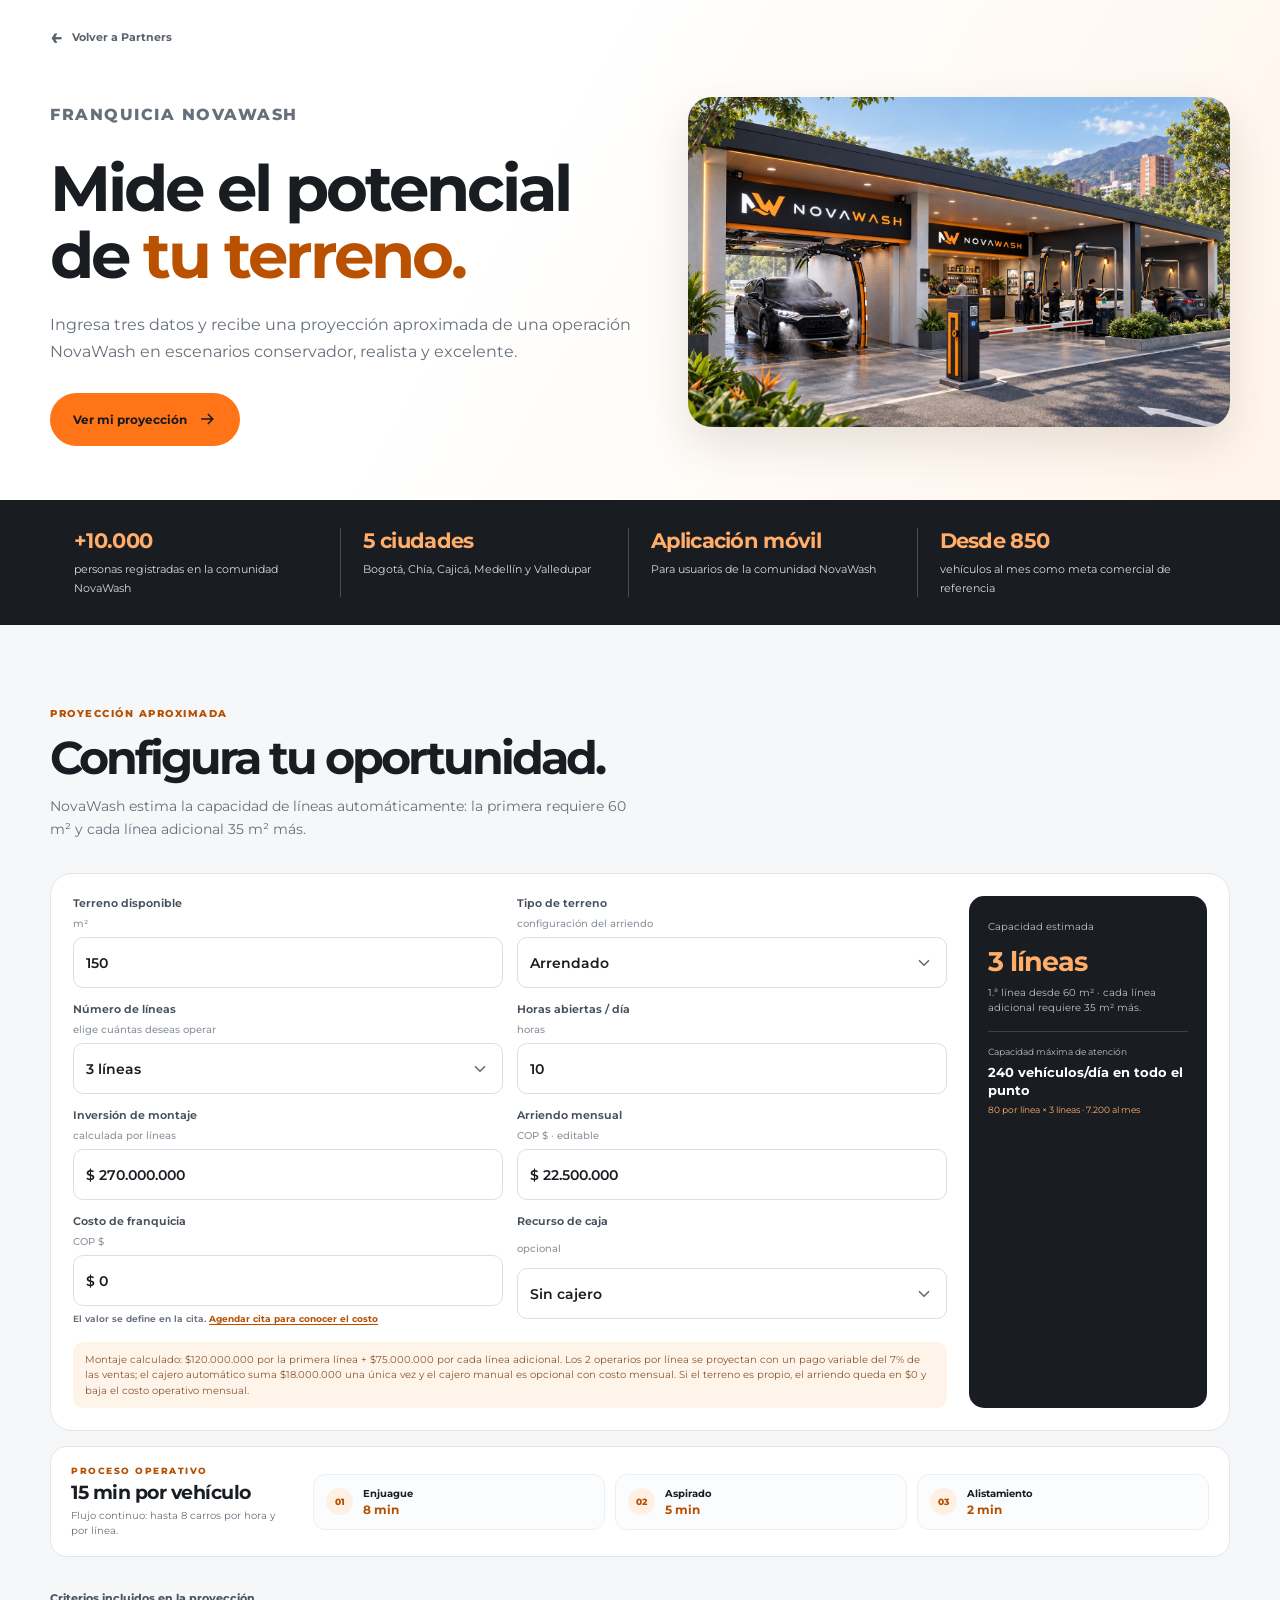
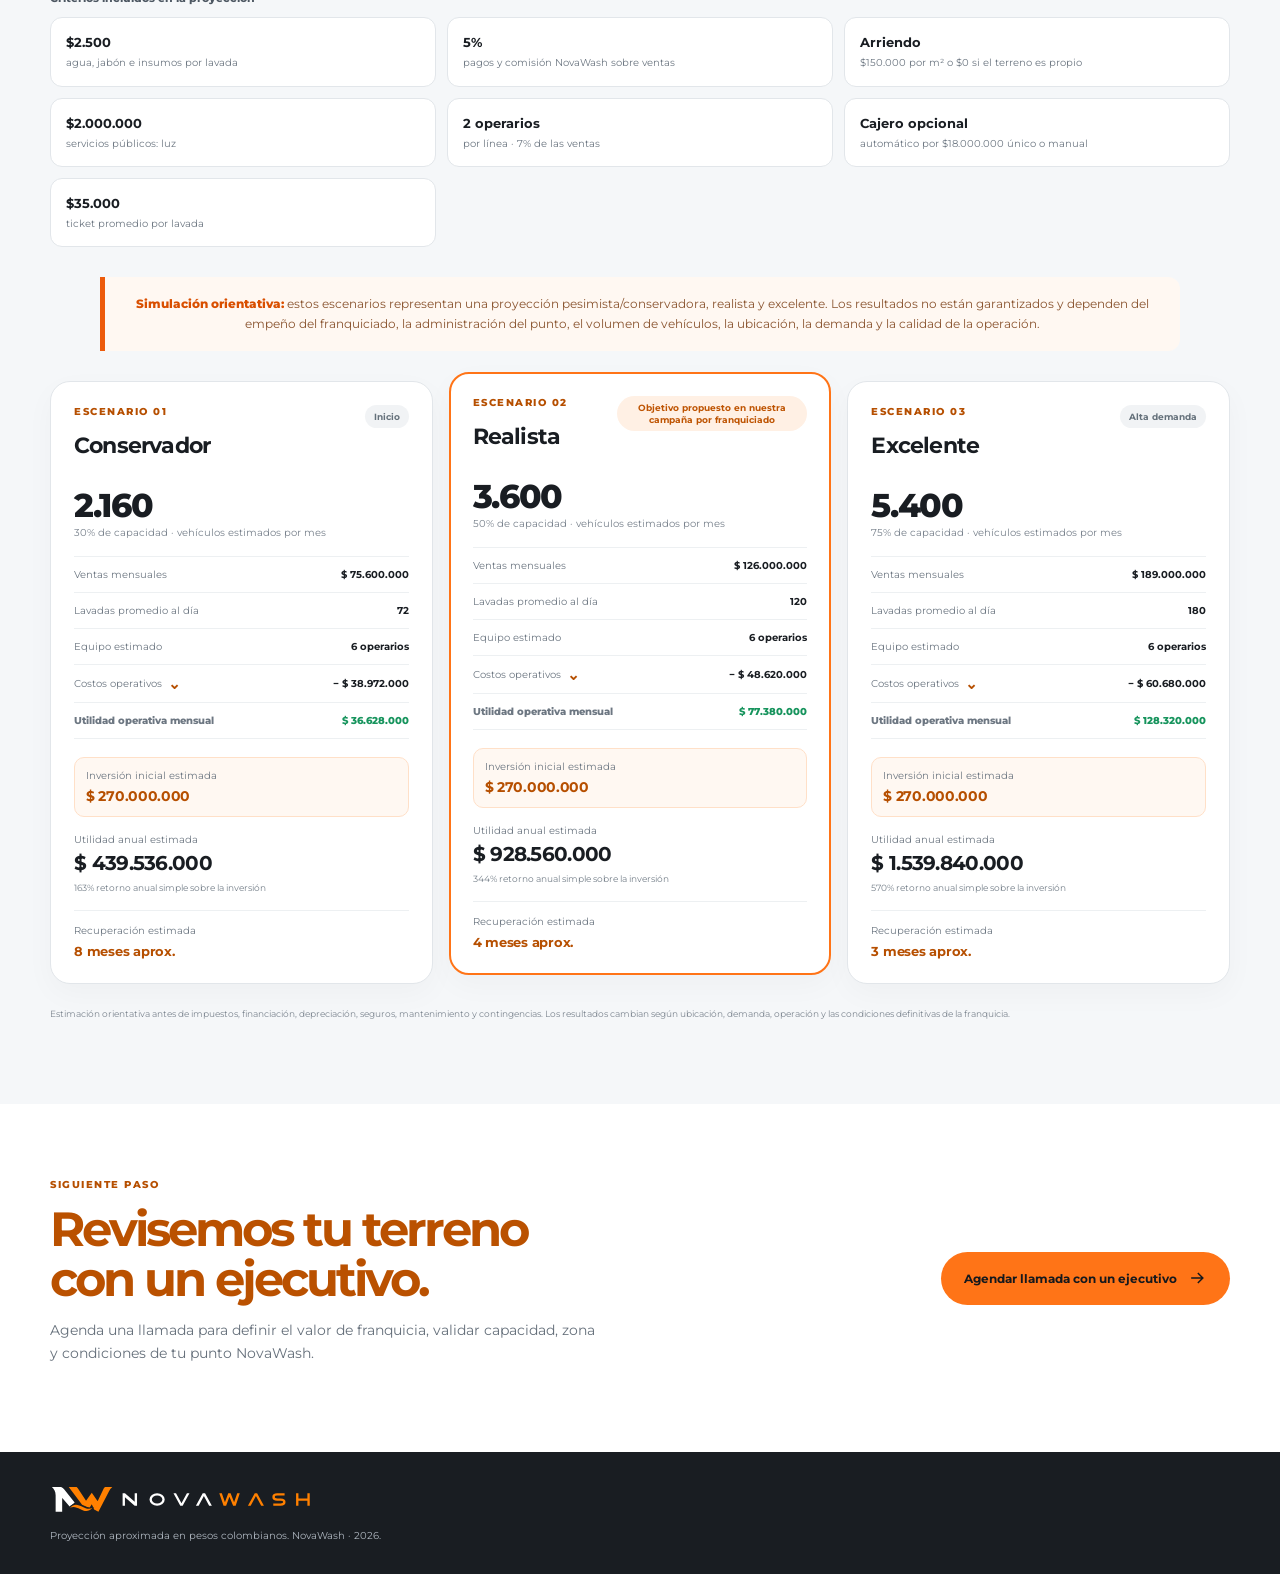
<file: franquicia-proyeccion.html>
<!doctype html>
<html lang="es">
<head>
  <meta charset="utf-8" />
  <meta name="viewport" content="width=device-width,initial-scale=1" />
  <meta name="description" content="Proyección de operación para franquicias NovaWash." />
  <title>Proyección de Franquicia | NovaWash</title>
  <link rel="preconnect" href="https://fonts.googleapis.com" />
  <link rel="preconnect" href="https://fonts.gstatic.com" crossorigin />
  <link href="https://fonts.googleapis.com/css2?family=Montserrat:wght@400;500;600;700;800&display=swap" rel="stylesheet" />
  <link rel="stylesheet" href="franquicia-proyeccion.css?v=20261016f7" />
  <script type="module" src="franquicia-proyeccion.js?v=20261016f10"></script>
</head>
<body>
  <main>
    <section class="fc-hero">
      <div class="fc-wrap">
        <a class="fc-back" href="partners.html" aria-label="Volver a NovaWash Partners"><span>←</span> Volver a Partners</a>
        <div class="fc-hero-grid">
          <div>
            <p class="fc-kicker">FRANQUICIA NOVAWASH</p>
            <h1>Mide el potencial<br />de <span>tu terreno.</span></h1>
            <p>Ingresa tres datos y recibe una proyección aproximada de una operación NovaWash en escenarios conservador, realista y excelente.</p>
            <a href="#proyeccion" class="fc-button fc-button-orange">Ver mi proyección <svg viewBox="0 0 24 24" aria-hidden="true"><path d="M5 12h14m-6-6 6 6-6 6" /></svg></a>
          </div>
          <figure class="fc-hero-visual"><img src="Imagenes/portada-novawash-2026.jpg" width="1536" height="1024" alt="Punto de lavado NovaWash" /></figure>
        </div>
      </div>
    </section>

    <section class="fc-network">
      <div class="fc-wrap fc-network-grid">
        <div><strong>+10.000</strong><span>personas registradas en la comunidad NovaWash</span></div>
        <div><strong>5 ciudades</strong><span>Bogotá, Chía, Cajicá, Medellín y Valledupar</span></div>
        <div><strong>Aplicación móvil</strong><span>Para usuarios de la comunidad NovaWash</span></div>
        <div><strong>Desde 850</strong><span>vehículos al mes como meta comercial de referencia</span></div>
      </div>
    </section>

    <section class="fc-calculator" id="proyeccion">
      <div class="fc-wrap">
        <div class="fc-section-heading"><p class="fc-kicker">PROYECCIÓN APROXIMADA</p><h2>Configura tu oportunidad.</h2><p>NovaWash estima la capacidad de líneas automáticamente: la primera requiere 60 m² y cada línea adicional 35 m² más.</p></div>
        <div class="fc-config-card">
          <form id="franchiseCalculator" class="fc-inputs">
            <label>Terreno disponible <span>m²</span><input id="area" type="text" value="150" inputmode="numeric" /></label>
            <label>Tipo de terreno <span>configuración del arriendo</span><select id="propertyType"><option value="rented" selected>Arrendado</option><option value="owned">Propio · $0 arriendo</option></select></label>
            <label>Número de líneas <span>elige cuántas deseas operar</span><select id="linesInput"><option value="1">1 línea</option><option value="2">2 líneas</option><option value="3" selected>3 líneas</option></select></label>
            <label>Horas abiertas / día <span>horas</span><input id="hours" type="text" value="10" inputmode="numeric" /></label>
            <label>Inversión de montaje <span>calculada por líneas</span><input id="setup" class="fc-cop-input" type="text" value="$ 120.000.000" readonly /></label>
            <label>Arriendo mensual <span>COP $ · editable</span><input id="rent" class="fc-cop-input" type="text" value="$ 22.500.000" inputmode="numeric" /></label>
            <label>Costo de franquicia <span>COP $</span><input id="franchiseFee" class="fc-cop-input" type="text" value="$ 0" inputmode="numeric" /><small class="fc-field-note">El valor se define en la cita. <a href="partners.html#registro">Agendar cita para conocer el costo</a></small></label>
            <label>Recurso de caja <span>opcional</span><select id="cashierType"><option value="none" selected>Sin cajero</option><option value="automatic">Cajero automático · +$18.000.000 único</option><option value="manual">Cajero manual · 1 persona</option></select></label>
            <p class="fc-config-note">Montaje calculado: $120.000.000 por la primera línea + $75.000.000 por cada línea adicional. Los 2 operarios por línea se proyectan con un pago variable del 7% de las ventas; el cajero automático suma $18.000.000 una única vez y el cajero manual es opcional con costo mensual. Si el terreno es propio, el arriendo queda en $0 y baja el costo operativo mensual.</p>
          </form>
          <div class="fc-lines-card"><span>Capacidad estimada</span><strong id="lines">0 líneas</strong><p>1.ª línea desde 60 m² · cada línea adicional requiere 35 m² más.</p><div class="fc-throughput"><span>Capacidad máxima de atención</span><b id="capacityPerLine">0 vehículos/día en todo el punto</b><p id="capacityTotal">0 por línea × 0 líneas · 0 al mes</p></div></div>
        </div>

        <div class="fc-process-card" aria-label="Proceso por vehículo: 15 minutos">
          <div class="fc-process-heading"><p class="fc-kicker">PROCESO OPERATIVO</p><strong>15 min por vehículo</strong><span>Flujo continuo: hasta 8 carros por hora y por línea.</span></div>
          <ol class="fc-process-stages">
            <li><span>01</span><div><b>Enjuague</b><strong>8 min</strong></div></li>
            <li><span>02</span><div><b>Aspirado</b><strong>5 min</strong></div></li>
            <li><span>03</span><div><b>Alistamiento</b><strong>2 min</strong></div></li>
          </ol>
        </div>

        <p class="fc-assumptions-title">Criterios incluidos en la proyección</p>
        <div class="fc-assumptions">
          <span><b>$2.500</b> agua, jabón e insumos por lavada</span>
          <span><b>5%</b> pagos y comisión NovaWash sobre ventas</span>
          <span><b>Arriendo</b> $150.000 por m² o $0 si el terreno es propio</span>
          <span><b>$2.000.000</b> servicios públicos: luz</span>
          <span><b>2 operarios</b> por línea · 7% de las ventas</span>
          <span><b>Cajero opcional</b> automático por $18.000.000 único o manual</span>
          <span><b>$35.000</b> ticket promedio por lavada</span>
        </div>

        <p class="fc-scenarios-note"><strong>Simulación orientativa:</strong> estos escenarios representan una proyección pesimista/conservadora, realista y excelente. Los resultados no están garantizados y dependen del empeño del franquiciado, la administración del punto, el volumen de vehículos, la ubicación, la demanda y la calidad de la operación.</p>

        <div class="fc-scenarios" aria-live="polite">
          <article class="fc-scenario">
            <div class="fc-scenario-top"><div><p class="fc-kicker">ESCENARIO 01</p><h3>Conservador</h3></div><span class="fc-tag" id="badTag">Inicio</span></div>
            <p class="fc-volume" id="badVolume">—</p>
            <p class="fc-volume-copy" id="badVolumeCopy">30% de capacidad · vehículos estimados por mes</p>
            <div class="fc-metrics">
              <div><dt>Ventas mensuales</dt><dd id="badRevenue">—</dd></div>
              <div><dt>Lavadas promedio al día</dt><dd id="badDailyWashes">—</dd></div>
              <div><dt>Equipo estimado</dt><dd id="badTeam">—</dd></div>
              <details class="fc-costs"><summary><span>Costos operativos</span><strong id="badCosts">—</strong></summary><div class="fc-cost-breakdown"><p><span>Agua, jabón e insumos</span><b id="badConsumables">—</b></p><p><span>Pagos y comisión</span><b id="badFees">—</b></p><p><span>Personal</span><b id="badPayroll">—</b></p><p><span>Arriendo</span><b id="badRent">—</b></p><p><span>Servicios públicos</span><b id="badUtilities">—</b></p></div></details>
              <div class="fc-profit-row"><dt>Utilidad operativa mensual</dt><dd id="badProfit">—</dd></div>
            </div>
            <div class="fc-annual"><div class="fc-investment"><span>Inversión inicial estimada</span><strong id="badInvestment">—</strong></div><span>Utilidad anual estimada</span><strong id="badAnnual">—</strong><small id="badRoi">—</small><div class="fc-payback"><span>Recuperación estimada</span><strong id="badPayback">—</strong></div></div>
          </article>
          <article class="fc-scenario fc-scenario-featured">
            <div class="fc-scenario-top"><div><p class="fc-kicker">ESCENARIO 02</p><h3>Realista</h3></div><span class="fc-tag fc-tag-long">Objetivo propuesto en nuestra campaña por franquiciado</span></div>
            <p class="fc-volume" id="realisticVolume">—</p>
            <p class="fc-volume-copy" id="realisticVolumeCopy">50% de capacidad · vehículos estimados por mes</p>
            <div class="fc-metrics">
              <div><dt>Ventas mensuales</dt><dd id="realisticRevenue">—</dd></div>
              <div><dt>Lavadas promedio al día</dt><dd id="realisticDailyWashes">—</dd></div>
              <div><dt>Equipo estimado</dt><dd id="realisticTeam">—</dd></div>
              <details class="fc-costs"><summary><span>Costos operativos</span><strong id="realisticCosts">—</strong></summary><div class="fc-cost-breakdown"><p><span>Agua, jabón e insumos</span><b id="realisticConsumables">—</b></p><p><span>Pagos y comisión</span><b id="realisticFees">—</b></p><p><span>Personal</span><b id="realisticPayroll">—</b></p><p><span>Arriendo</span><b id="realisticRent">—</b></p><p><span>Servicios públicos</span><b id="realisticUtilities">—</b></p></div></details>
              <div class="fc-profit-row"><dt>Utilidad operativa mensual</dt><dd id="realisticProfit">—</dd></div>
            </div>
            <div class="fc-annual"><div class="fc-investment"><span>Inversión inicial estimada</span><strong id="realisticInvestment">—</strong></div><span>Utilidad anual estimada</span><strong id="realisticAnnual">—</strong><small id="realisticRoi">—</small><div class="fc-payback"><span>Recuperación estimada</span><strong id="realisticPayback">—</strong></div></div>
          </article>
          <article class="fc-scenario">
            <div class="fc-scenario-top"><div><p class="fc-kicker">ESCENARIO 03</p><h3>Excelente</h3></div><span class="fc-tag">Alta demanda</span></div>
            <p class="fc-volume" id="excellentVolume">—</p>
            <p class="fc-volume-copy" id="excellentVolumeCopy">75% de capacidad · vehículos estimados por mes</p>
            <div class="fc-metrics">
              <div><dt>Ventas mensuales</dt><dd id="excellentRevenue">—</dd></div>
              <div><dt>Lavadas promedio al día</dt><dd id="excellentDailyWashes">—</dd></div>
              <div><dt>Equipo estimado</dt><dd id="excellentTeam">—</dd></div>
              <details class="fc-costs"><summary><span>Costos operativos</span><strong id="excellentCosts">—</strong></summary><div class="fc-cost-breakdown"><p><span>Agua, jabón e insumos</span><b id="excellentConsumables">—</b></p><p><span>Pagos y comisión</span><b id="excellentFees">—</b></p><p><span>Personal</span><b id="excellentPayroll">—</b></p><p><span>Arriendo</span><b id="excellentRent">—</b></p><p><span>Servicios públicos</span><b id="excellentUtilities">—</b></p></div></details>
              <div class="fc-profit-row"><dt>Utilidad operativa mensual</dt><dd id="excellentProfit">—</dd></div>
            </div>
            <div class="fc-annual"><div class="fc-investment"><span>Inversión inicial estimada</span><strong id="excellentInvestment">—</strong></div><span>Utilidad anual estimada</span><strong id="excellentAnnual">—</strong><small id="excellentRoi">—</small><div class="fc-payback"><span>Recuperación estimada</span><strong id="excellentPayback">—</strong></div></div>
          </article>
        </div>
        <p class="fc-disclaimer">Estimación orientativa antes de impuestos, financiación, depreciación, seguros, mantenimiento y contingencias. Los resultados cambian según ubicación, demanda, operación y las condiciones definitivas de la franquicia.</p>
      </div>
    </section>

    <section class="fc-next" id="agenda">
      <div class="fc-wrap fc-next-inner"><div><p class="fc-kicker">SIGUIENTE PASO</p><h2>Revisemos tu terreno<br />con un ejecutivo.</h2><p>Agenda una llamada para definir el valor de franquicia, validar capacidad, zona y condiciones de tu punto NovaWash.</p></div><a class="fc-button fc-button-orange" href="partners.html#registro">Agendar llamada con un ejecutivo <svg viewBox="0 0 24 24" aria-hidden="true"><path d="M5 12h14m-6-6 6 6-6 6" /></svg></a></div>
    </section>
  </main>

  <footer class="fc-footer"><div class="fc-wrap"><img src="Imagenes/novawash-horizontal-light.svg" width="260" height="32" alt="NovaWash" /><p>Proyección aproximada en pesos colombianos. NovaWash · 2026.</p></div></footer>
</body>
</html>
</file>
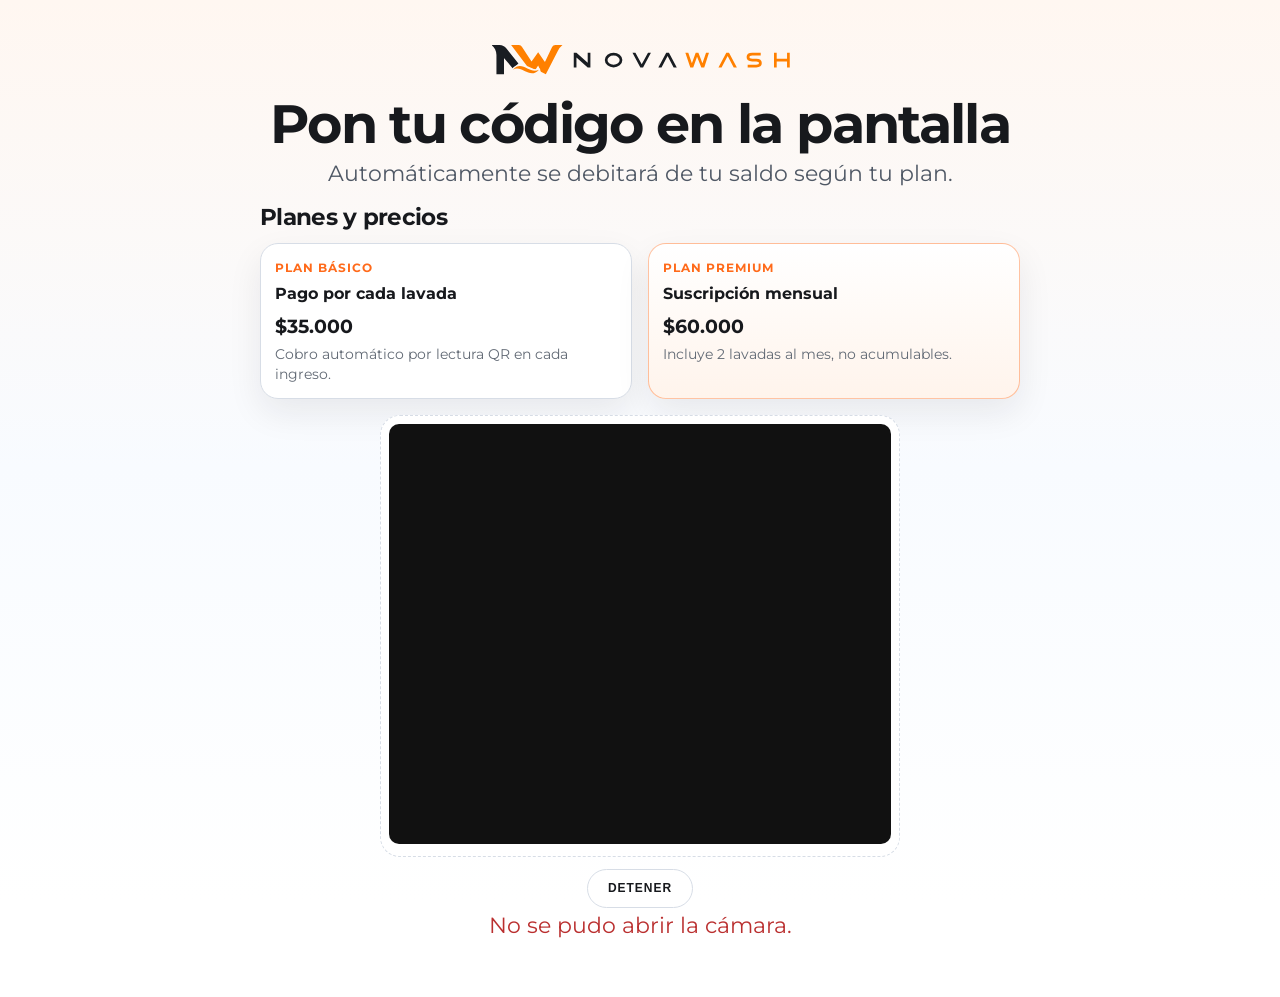
<file: lector.html>
<!doctype html>
<html lang="es">
  <head>
    <meta charset="UTF-8" />
    <meta name="viewport" content="width=device-width, initial-scale=1.0" />
    <title>Nova Wash | Lector QR</title>
    <link rel="preconnect" href="https://fonts.googleapis.com" />
    <link rel="preconnect" href="https://fonts.gstatic.com" crossorigin />
    <link rel="icon" type="image/svg+xml" href="Imagenes/novawash-icon.svg" />
    <link rel="apple-touch-icon" href="Imagenes/novawash-icon.png" />
    <link
      href="https://fonts.googleapis.com/css2?family=Montserrat:wght@300;400;500;600;700;800&display=swap"
      rel="stylesheet"
    />
    <link rel="stylesheet" href="styles.css?v=20260914nw" />
  </head>
  <body class="kiosk-page" id="kioskPage">
    <main class="kiosk-wrap">
      <img class="kiosk-logo" src="Imagenes/novawash-horizontal.svg" alt="Nova Wash" />
      <h1>Pon tu código en la pantalla</h1>
      <p>
        Automáticamente se debitará de tu saldo según tu plan.
      </p>

      <section class="kiosk-pricing" aria-label="Planes y precios NovaWash">
        <h2>Planes y precios</h2>
        <div class="plan-grid two-cols">
          <article class="plan-card">
            <span class="plan-eyebrow">Plan Básico</span>
            <h3>Pago por cada lavada</h3>
            <strong>$35.000</strong>
            <p>Cobro automático por lectura QR en cada ingreso.</p>
          </article>
          <article class="plan-card featured">
            <span class="plan-eyebrow">Plan Premium</span>
            <h3>Suscripción mensual</h3>
            <strong>$60.000</strong>
            <p>Incluye 2 lavadas al mes, no acumulables.</p>
          </article>
        </div>
      </section>

      <div class="kiosk-scanner">
        <video id="kioskQrVideo" class="qr-video" playsinline muted></video>
        <canvas id="kioskQrCanvas" hidden></canvas>

        <section id="kioskConfirmCard" class="kiosk-confirm-card" hidden>
          <div class="kiosk-confirm-head">
            <img class="kiosk-confirm-logo" src="Imagenes/novawash-icon.svg" alt="Nova Wash" />
            <div>
              <strong class="kiosk-confirm-title">Confirmado: lava tu vehículo</strong>
              <p class="kiosk-confirm-subtitle">Cobro aplicado exitosamente</p>
            </div>
          </div>
          <div class="kiosk-confirm-grid">
            <p><strong>Cliente:</strong> <span id="kioskConfirmClient">-</span></p>
            <p><strong>Placa:</strong> <span id="kioskConfirmPlate">-</span></p>
            <p><strong>Cobro:</strong> <span id="kioskConfirmCharge">-</span></p>
            <p><strong>Saldo restante:</strong> <span id="kioskConfirmBalance">-</span></p>
            <p><strong>Lavadas restantes:</strong> <span id="kioskConfirmWashes">-</span></p>
          </div>
        </section>
      </div>

      <div class="dash-actions kiosk-actions">
        <button id="kioskStopBtn" class="btn btn-light" type="button">Detener</button>
      </div>
      <p id="kioskMessage" class="result" aria-live="polite"></p>
      <p id="kioskCooldown" class="muted-note" aria-live="polite"></p>
    </main>

    <script src="script.js?v=20260914price"></script>
  </body>
</html>
</file>
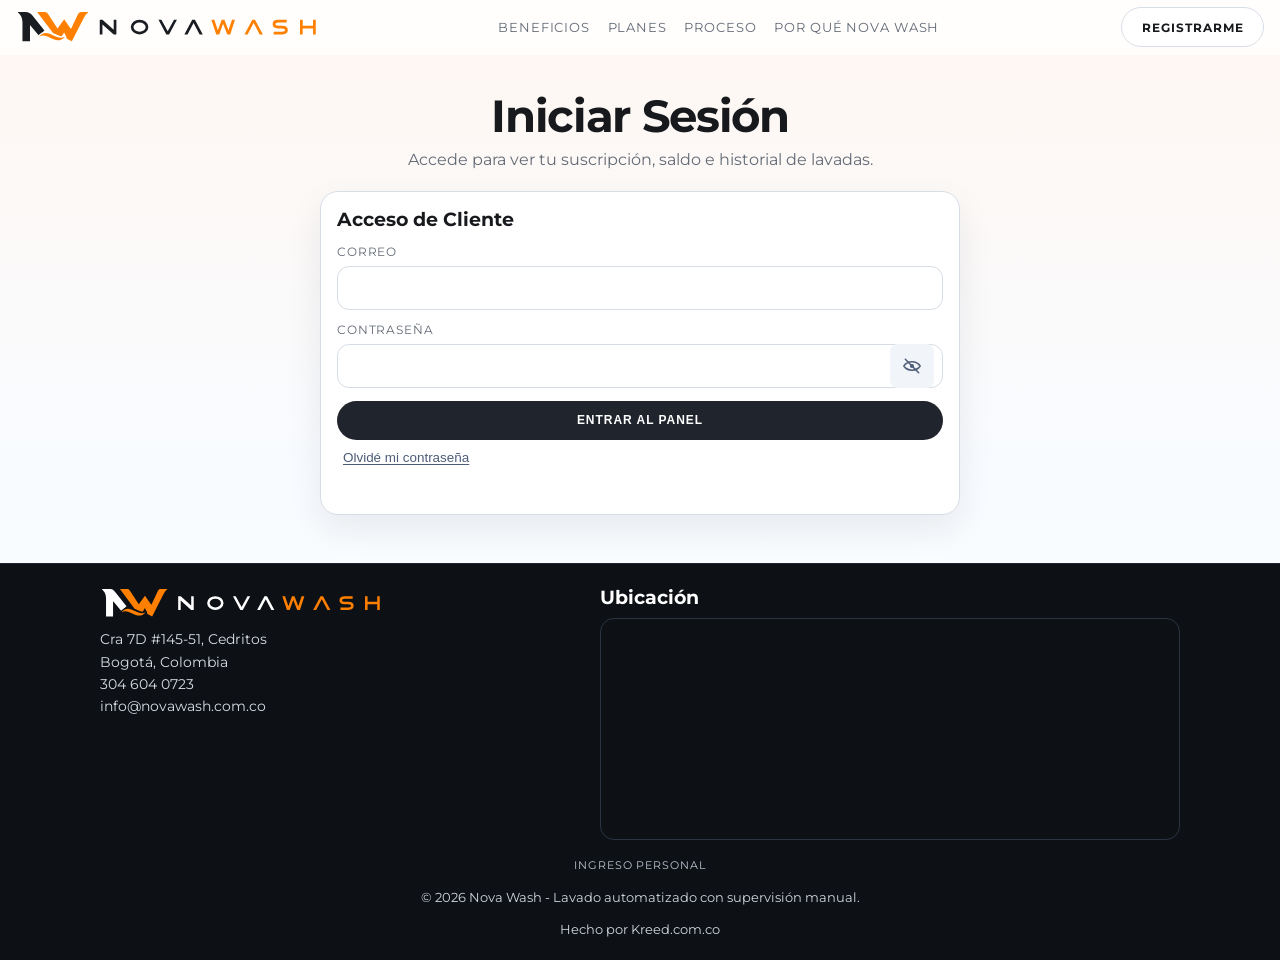
<file: login.html>
<!doctype html>
<html lang="es">
  <head>
    <meta charset="UTF-8" />
    <meta name="viewport" content="width=device-width, initial-scale=1.0" />
    <title>Nova Wash | Iniciar Sesión</title>
    <meta
      name="description"
      content="Inicia sesión en Nova Wash para gestionar tu suscripción, historial de lavadas y saldo."
    />
    <link rel="preconnect" href="https://fonts.googleapis.com" />
    <link rel="preconnect" href="https://fonts.gstatic.com" crossorigin />
    <link rel="icon" type="image/svg+xml" href="Imagenes/novawash-icon.svg" />
    <link rel="apple-touch-icon" href="Imagenes/novawash-icon.png" />
    <link
      href="https://fonts.googleapis.com/css2?family=Montserrat:wght@300;400;500;600;700;800&display=swap"
      rel="stylesheet"
    />
    <link rel="stylesheet" href="styles.css?v=20260914nw" />
  </head>
  <body>
    <header class="site-header" id="top">
      <a class="logo" href="index.html" aria-label="Nova Wash">
        <img class="logo-mark" src="Imagenes/novawash-horizontal.svg" alt="Nova Wash" />
      </a>
      <nav class="main-nav" aria-label="Navegación principal">
        <a href="index.html#beneficios">Beneficios</a>
        <a href="index.html#planes">Planes</a>
        <a href="index.html#proceso">Proceso</a>
        <a href="index.html#ciudad">Por qué Nova Wash</a>
        <a class="mobile-only-nav-link" href="index.html#registro">Registrarme</a>
      </nav>
      <button class="menu-toggle" type="button" aria-label="Abrir menú" aria-expanded="false">
        <span></span>
        <span></span>
        <span></span>
      </button>
      <a class="btn btn-light" href="index.html#registro">Registrarme</a>
    </header>

    <main>
      <section class="section manage" id="acceso" aria-labelledby="acceso-title">
        <div class="panel-content reveal visible manage-wrap">
          <h1 id="acceso-title" class="dash-title">Iniciar Sesión</h1>
          <p class="manage-subtitle">Accede para ver tu suscripción, saldo e historial de lavadas.</p>

          <div class="account-grid single">
            <article class="account-card">
              <h3>Acceso de Cliente</h3>
              <form id="loginForm" class="stack-form">
                <label>
                  Correo
                  <input name="email" type="email" autocomplete="username" autocapitalize="off" spellcheck="false" inputmode="email" required />
                </label>
                <label>
                  Contraseña
                  <span class="password-field">
                    <input id="loginPassword" name="password" type="password" autocomplete="current-password" required />
                    <button id="toggleLoginPassword" class="password-toggle" type="button" aria-label="Mostrar contraseña" aria-pressed="false" title="Mostrar contraseña">
                      <svg class="password-toggle-icon" viewBox="0 0 24 24" aria-hidden="true" focusable="false">
                        <path class="password-eye-shape" d="M2.2 12s3.3-5 9.8-5 9.8 5 9.8 5-3.3 5-9.8 5-9.8-5-9.8-5Z"></path>
                        <circle class="password-eye-pupil" cx="12" cy="12" r="2.5"></circle>
                        <path class="password-eye-slash" d="m4 4 16 16"></path>
                      </svg>
                    </button>
                  </span>
                </label>
                <button id="loginSubmitBtn" class="btn btn-dark" type="submit">Entrar al panel</button>
              </form>
              <button id="forgotPasswordBtn" class="forgot-link-btn" type="button">Olvidé mi contraseña</button>
              <p id="authMessage" class="result" aria-live="polite"></p>
            </article>
          </div>
        </div>
      </section>
    </main>

    <section id="forgotModal" class="bo-modal" hidden aria-hidden="true">
      <div class="bo-modal-backdrop" data-forgot-close="1"></div>
      <div class="bo-modal-card forgot-modal-card" role="dialog" aria-modal="true" aria-labelledby="forgotModalTitle">
        <div class="bo-modal-header">
          <h4 id="forgotModalTitle">Recuperar contraseña</h4>
          <button id="forgotCloseBtn" type="button" class="btn btn-light wompi-close-x" data-forgot-close="1">X</button>
        </div>
        <p class="muted-note">Ingresa tu correo y te enviaremos tu contraseña registrada.</p>
        <form id="forgotForm" class="stack-form">
          <label>
            Correo
            <input id="forgotEmailInput" name="email" type="email" required />
          </label>
          <div class="dash-actions">
            <button id="forgotSendBtn" class="btn btn-orange" type="submit">Enviar contraseña</button>
            <button class="btn btn-light" type="button" data-forgot-close="1">Cancelar</button>
          </div>
        </form>
        <p id="forgotMessage" class="result" aria-live="polite"></p>
      </div>
    </section>

    <footer class="site-footer">
      <div class="footer-grid">
        <article>
          <h3><img class="footer-logo" src="Imagenes/novawash-horizontal-light.svg" alt="Nova Wash" width="280" height="34" /></h3>
          <p>Cra 7D #145-51, Cedritos</p>
          <p>Bogotá, Colombia</p>
          <p><a href="tel:+573046040723">304 604 0723</a></p>
          <p><a href="mailto:info@novawash.com.co">info@novawash.com.co</a></p>
        </article>
        <article>
          <h3>Ubicación</h3>
          <div class="map-wrap">
            <iframe
              title="Mapa Nova Wash Cedritos"
              src="https://www.google.com/maps?q=Cedritos%20Cra%207D%20%23145-51%20Bogot%C3%A1%20Colombia&output=embed"
              loading="lazy"
              referrerpolicy="no-referrer-when-downgrade"
            ></iframe>
          </div>
        </article>
      </div>
      <p class="staff-access"><a href="backoffice.html">Ingreso Personal</a></p>
      <p class="copyright">© 2026 Nova Wash - Lavado automatizado con supervisión manual.</p>
      <p class="copyright">Hecho por <a href="https://kreed.com.co" target="_blank" rel="noopener noreferrer">Kreed.com.co</a></p>
    </footer>

    <script src="script.js?v=20260914nw"></script>
  </body>
</html>
</file>
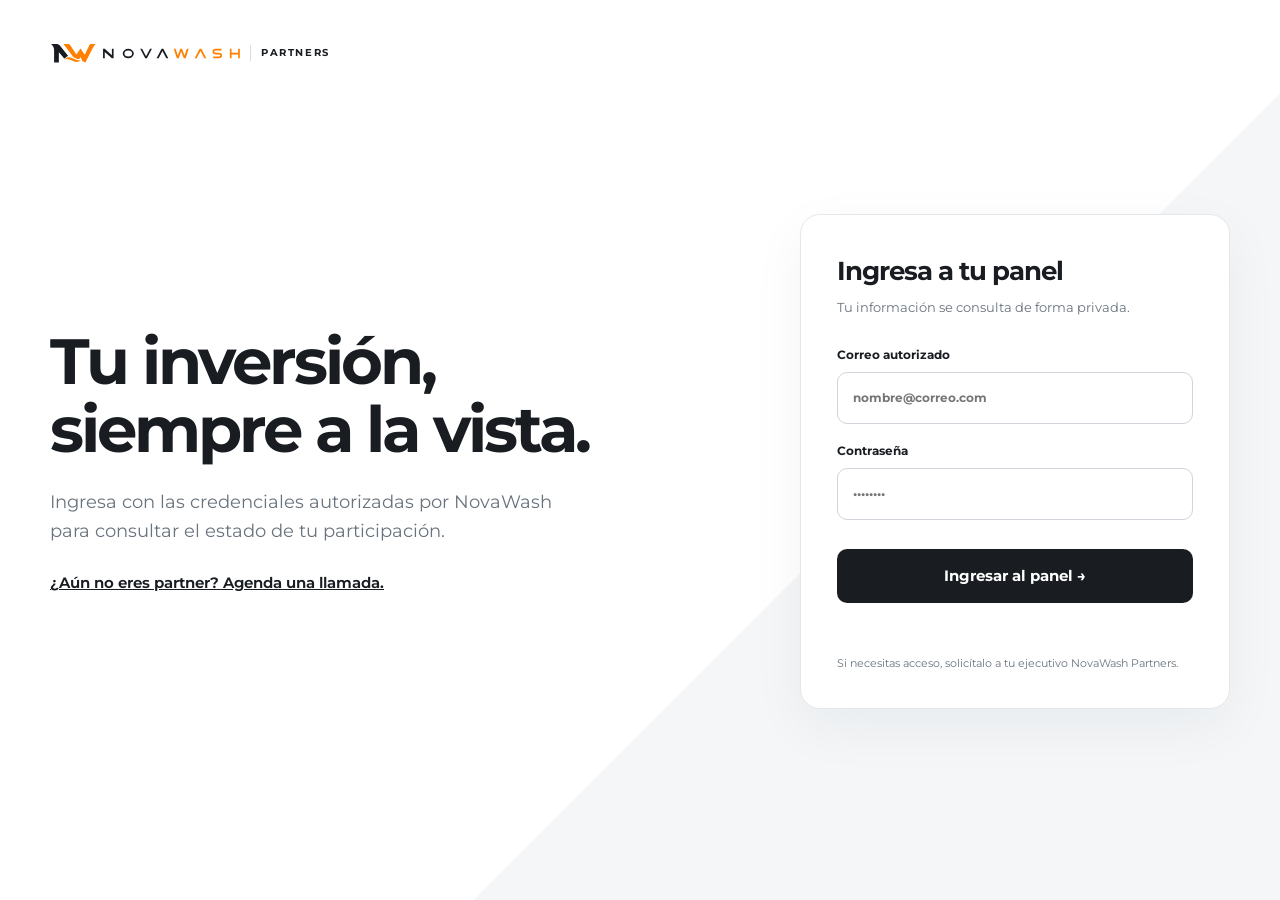
<file: partners-portal.html>
<!doctype html>
<html lang="es">
<head>
  <meta charset="UTF-8" /><meta name="viewport" content="width=device-width, initial-scale=1" />
  <title>NovaWash Partners | Mi inversión</title>
  <meta name="description" content="Acceso privado de NovaWash Partners." /><meta name="theme-color" content="#191d22" />
  <link rel="icon" type="image/svg+xml" href="Imagenes/novawash-icon.svg" />
  <link rel="preconnect" href="https://fonts.googleapis.com" /><link rel="preconnect" href="https://fonts.gstatic.com" crossorigin />
  <link href="https://fonts.googleapis.com/css2?family=Montserrat:wght@400;500;600;650;700;750&display=swap" rel="stylesheet" />
  <link rel="stylesheet" href="partners-portal.css?v=20260914p1" />
  <script defer src="partners-portal.js?v=20260914p1"></script>
</head>
<body>
  <main class="portal-shell">
    <section class="portal-login" id="partnerLoginView" aria-labelledby="portalLoginTitle">
      <a class="portal-brand" href="partners.html" aria-label="Volver a NovaWash Partners"><img src="Imagenes/novawash-horizontal.svg" width="276" height="34" alt="NovaWash" /><span>PARTNERS</span></a>
      <div class="login-layout">
        <div class="login-copy"><h1 id="portalLoginTitle">Tu inversión,<br />siempre a la vista.</h1><p>Ingresa con las credenciales autorizadas por NovaWash para consultar el estado de tu participación.</p><a href="partners.html#registro">¿Aún no eres partner? Agenda una llamada.</a></div>
        <form id="partnerLoginForm" class="login-card"><h2>Ingresa a tu panel</h2><p>Tu información se consulta de forma privada.</p><label>Correo autorizado<input name="email" type="email" autocomplete="email" required placeholder="nombre@correo.com" /></label><label>Contraseña<input name="password" type="password" autocomplete="current-password" required placeholder="••••••••" /></label><button type="submit">Ingresar al panel <span>→</span></button><p id="partnerLoginMessage" class="portal-message" aria-live="polite"></p><small>Si necesitas acceso, solicítalo a tu ejecutivo NovaWash Partners.</small></form>
      </div>
    </section>

    <section id="partnerPortalView" class="portal-app" hidden aria-live="polite">
      <header class="portal-topbar"><a class="portal-brand" href="partners.html"><img src="Imagenes/novawash-horizontal.svg" width="246" height="30" alt="NovaWash" /><span>PARTNERS</span></a><div class="portal-user"><span id="portalUserName">Partner</span><button id="partnerLogout" type="button">Cerrar sesión</button></div></header>
      <div class="portal-layout">
        <aside class="portal-nav" aria-label="Navegación del panel"><a href="#resumen" data-portal-view="resumen" aria-current="page">Resumen</a><a href="#movimientos" data-portal-view="movimientos">Movimientos</a><a href="#proyecto" data-portal-view="proyecto">Mi proyecto</a><a href="partners.html">NovaWash Partners</a><p>Información privada<br />del partner autorizado.</p></aside>
        <main class="portal-content">
          <div id="portalLoading" class="portal-loading">Cargando tu información...</div>
          <p id="portalError" class="portal-error" role="alert" hidden></p>
          <section data-portal-panel="resumen"><p class="portal-overline">NOVA WASH PARTNERS</p><h1>Hola, <span id="portalGreetingName">Partner</span>.</h1><p class="portal-intro">Este es el seguimiento de tu participación. Las cifras se actualizan desde el registro operativo autorizado.</p><div class="portal-metrics"><article><span>Capital invertido</span><strong id="metricCapital">—</strong><small id="metricProject">—</small></article><article><span>Rendimiento acumulado</span><strong id="metricReturn">—</strong><small id="metricReturnRate">—</small></article><article><span>Próximo corte</span><strong id="metricCut">—</strong><small id="metricCutNote">Sujeto al cierre del periodo.</small></article></div><section class="portal-surface"><div class="surface-heading"><div><h2>Cómo evoluciona tu rendimiento</h2><p>Acumulado informado por periodo.</p></div><span id="chartRange">Últimos 12 meses</span></div><div id="portalChart" class="portal-chart"></div></section></section>
          <section data-portal-panel="movimientos" hidden><div class="portal-panel-heading"><div><p class="portal-overline">REGISTRO</p><h1>Movimientos</h1><p>Ingresos, distribuciones y actualizaciones registrados para tu participación.</p></div></div><section class="portal-surface portal-table-wrap"><table><thead><tr><th>Fecha</th><th>Concepto</th><th>Proyecto</th><th>Monto</th><th>Estado</th></tr></thead><tbody id="portalMovements"></tbody></table><p id="portalEmptyMovements" class="portal-empty" hidden>Aún no hay movimientos registrados.</p></section></section>
          <section data-portal-panel="proyecto" hidden><div class="portal-panel-heading"><div><p class="portal-overline">TU PARTICIPACIÓN</p><h1>Mi proyecto</h1><p>Información registrada para tu inversión.</p></div></div><section class="portal-surface project-details"><div><span>Proyecto vinculado</span><strong id="projectName">—</strong></div><div><span>Fecha de ingreso</span><strong id="projectDate">—</strong></div><div><span>Estado de participación</span><strong id="projectStatus">—</strong></div><div><span>Capital no disponible para retiro</span><strong id="projectCapitalStatus">Consulta tu contrato</strong></div></section></section>
        </main>
      </div>
    </section>
  </main>
</body>
</html>
</file>
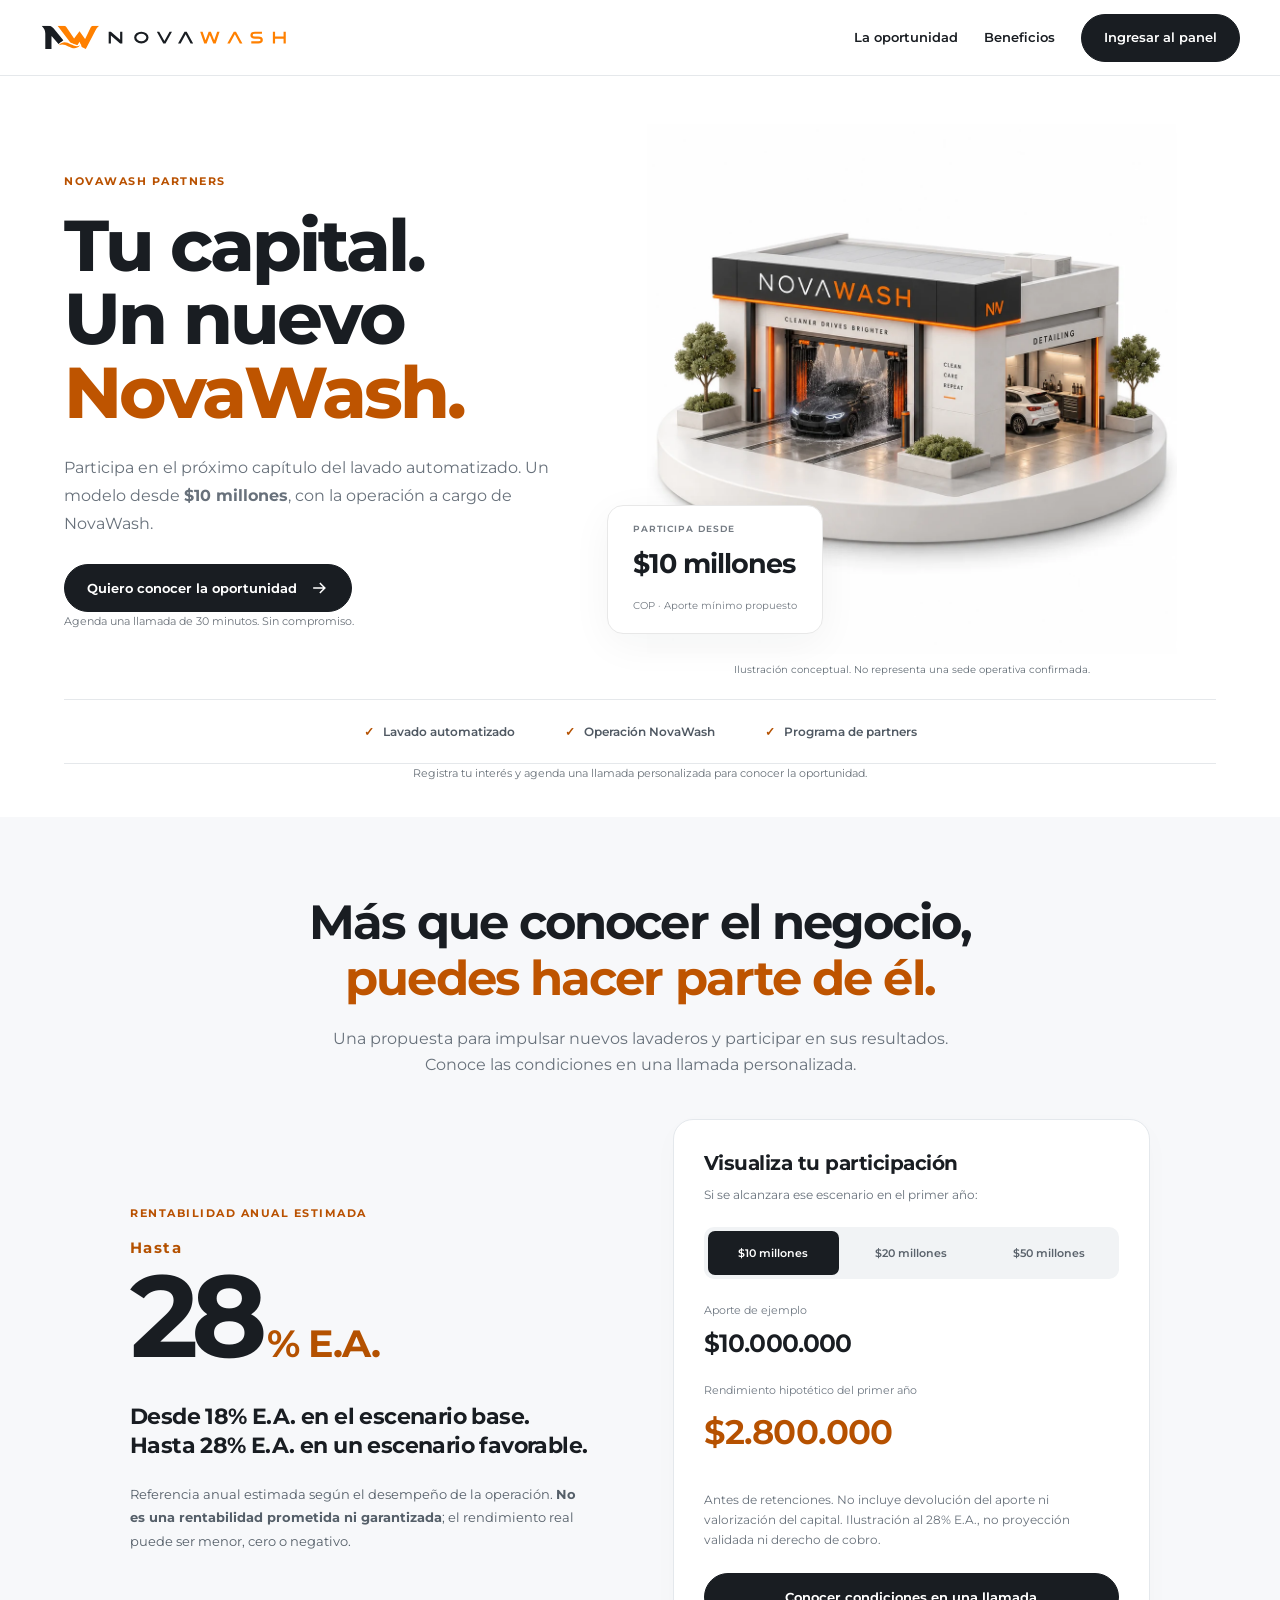
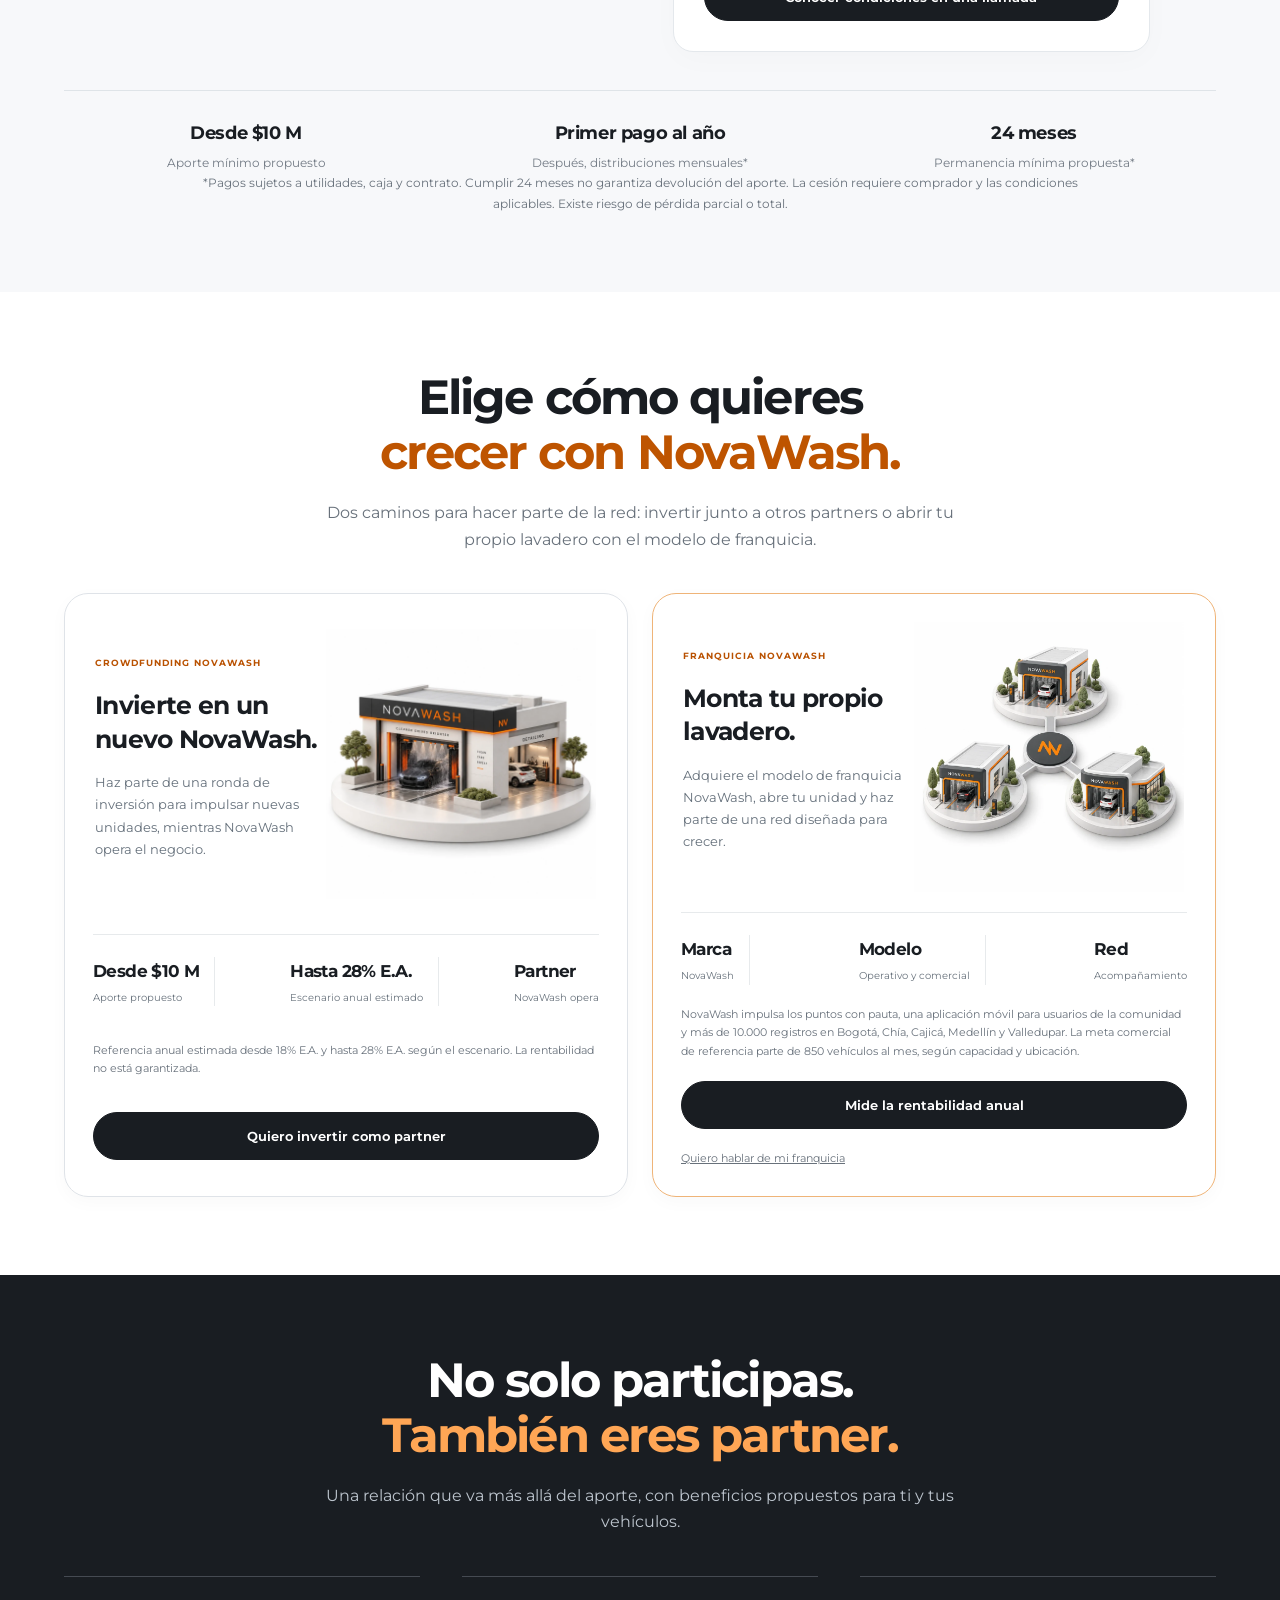
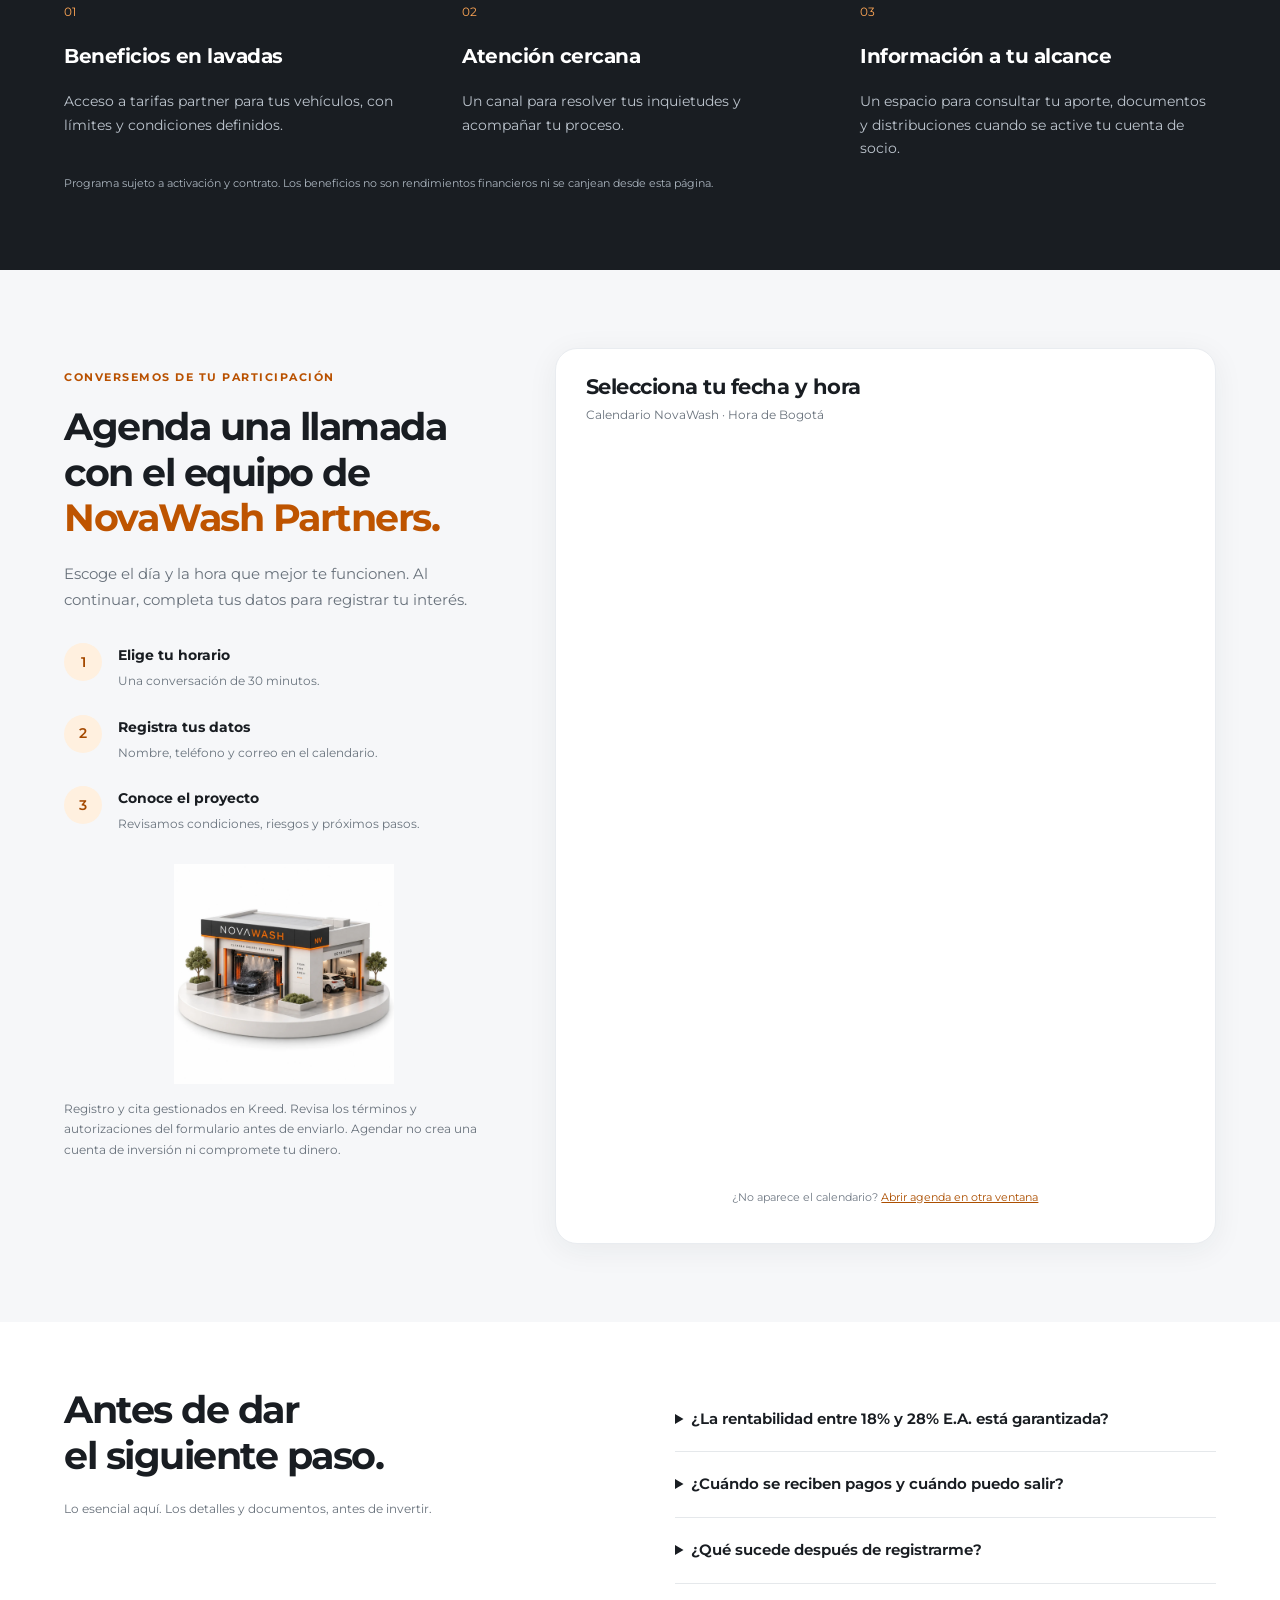
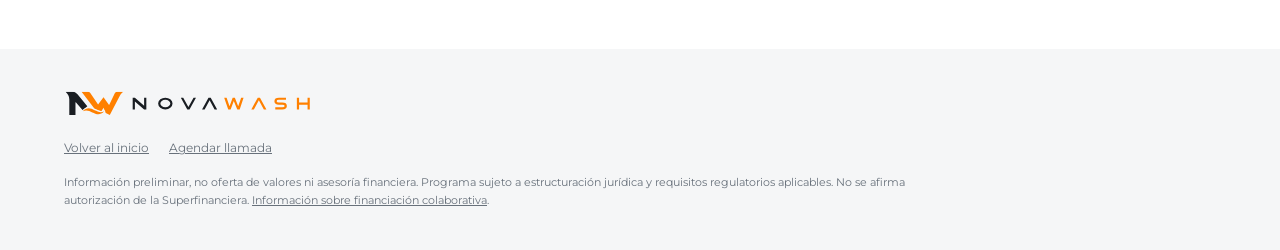
<file: partners.html>
<!doctype html>
<html lang="es">
<head>
<meta charset="UTF-8" /><meta name="viewport" content="width=device-width, initial-scale=1" />
<title>NovaWash Partners | Participa en el próximo NovaWash</title>
<meta name="description" content="Conoce NovaWash Partners. Participación propuesta desde $10 millones, beneficios para tus vehículos y una llamada personalizada para resolver tus dudas." />
<meta name="theme-color" content="#191d22" />
<link rel="icon" type="image/svg+xml" href="Imagenes/novawash-icon.svg" /><link rel="apple-touch-icon" href="Imagenes/novawash-icon.png" />
<link rel="preconnect" href="https://fonts.googleapis.com" /><link rel="preconnect" href="https://fonts.gstatic.com" crossorigin />
<link href="https://fonts.googleapis.com/css2?family=Montserrat:wght@400;500;600;650;700;750;800&display=swap" rel="stylesheet" />
<link rel="stylesheet" href="partners.css?v=20260914buttons" /><link rel="stylesheet" href="partners-opportunity.css?v=20260914o2" />
<script type="module" src="partners-opportunity.js?v=20260914o2"></script>
</head>
<body class="partners-page opportunity-page">
<header class="p-header"><a class="p-brand" href="index.html" aria-label="NovaWash, inicio"><img src="Imagenes/novawash-horizontal.svg" width="300" height="36" alt="NovaWash" /></a><nav class="p-nav" aria-label="Partners"><a href="#oportunidad">La oportunidad</a><a href="#beneficios">Beneficios</a><a class="p-button" href="partners-portal.html">Ingresar al panel</a></nav></header>
<main>
<section class="op-hero p-wrap">
<div><p class="op-kicker">NOVAWASH PARTNERS</p><h1>Tu capital.<br />Un nuevo<br /><span>NovaWash.</span></h1><p class="p-lead">Participa en el próximo capítulo del lavado automatizado. Un modelo desde <strong>$10 millones</strong>, con la operación a cargo de NovaWash.</p><a class="p-button orange" href="#registro">Quiero conocer la oportunidad <svg viewBox="0 0 24 24" aria-hidden="true"><path d="M5 12h14m-6-6 6 6-6 6"/></svg></a><p class="op-hero-note">Agenda una llamada de 30 minutos. Sin compromiso.</p></div>
<figure class="op-hero-visual"><img src="Imagenes/partners-lavadero-3d.webp" width="1024" height="1024" fetchpriority="high" alt="Ilustración 3D conceptual de un lavadero NovaWash" /><div class="op-photo-card"><span>PARTICIPA DESDE</span><strong>$10 millones</strong><small>COP · Aporte mínimo propuesto</small></div><figcaption>Ilustración conceptual. No representa una sede operativa confirmada.</figcaption></figure>
</section>
<div class="p-wrap"><div class="op-trust-line"><span>Lavado automatizado</span><span>Operación NovaWash</span><span>Programa de partners</span></div><p class="op-status">Registra tu interés y agenda una llamada personalizada para conocer la oportunidad.</p></div>
<section class="op-section op-scenario" id="oportunidad"><div class="p-wrap">
<div class="op-section-heading"><h2>Más que conocer el negocio,<br /><span>puedes hacer parte de él.</span></h2><p>Una propuesta para impulsar nuevos lavaderos y participar en sus resultados. Conoce las condiciones en una llamada personalizada.</p></div>
<div class="op-scenario-grid"><div class="op-rate"><p class="op-kicker">RENTABILIDAD ANUAL ESTIMADA</p><div class="op-rate-number"><small>Hasta</small> 28<span>% E.A.</span></div><h3>Desde 18% E.A. en el escenario base.<br />Hasta 28% E.A. en un escenario favorable.</h3><p class="op-rate-risk">Referencia anual estimada según el desempeño de la operación. <strong>No es una rentabilidad prometida ni garantizada</strong>; el rendimiento real puede ser menor, cero o negativo.</p></div>
<div class="op-example"><h3>Visualiza tu participación</h3><p class="p-small">Si se alcanzara ese escenario en el primer año:</p><div class="op-amounts" role="group" aria-label="Aporte de ejemplo"><button type="button" data-example-amount="10000000" aria-pressed="true">$10 millones</button><button type="button" data-example-amount="20000000" aria-pressed="false">$20 millones</button><button type="button" data-example-amount="50000000" aria-pressed="false">$50 millones</button></div><div class="op-example-output" aria-live="polite"><span>Aporte de ejemplo</span><strong id="exampleCapital">$10.000.000</strong><span>Rendimiento hipotético del primer año</span><strong id="exampleAnnual" class="op-example-return">$2.800.000</strong></div><p class="p-small">Antes de retenciones. No incluye devolución del aporte ni valorización del capital. Ilustración al 28% E.A., no proyección validada ni derecho de cobro.</p><a class="p-button" href="#registro">Conocer condiciones en una llamada</a></div></div>
<div class="op-terms"><article><strong>Desde $10 M</strong><span>Aporte mínimo propuesto</span></article><article><strong>Primer pago al año</strong><span>Después, distribuciones mensuales*</span></article><article><strong>24 meses</strong><span>Permanencia mínima propuesta*</span></article></div><p class="p-small op-terms-note">*Pagos sujetos a utilidades, caja y contrato. Cumplir 24 meses no garantiza devolución del aporte. La cesión requiere comprador y las condiciones aplicables. Existe riesgo de pérdida parcial o total.</p>
</div></section>
<section class="op-section" id="modelo"><div class="p-wrap"><div class="op-section-heading"><h2>Elige cómo quieres<br /><span>crecer con NovaWash.</span></h2><p>Dos caminos para hacer parte de la red: invertir junto a otros partners o abrir tu propio lavadero con el modelo de franquicia.</p></div>
<div class="op-opportunities">
<article class="op-opportunity-card"><div class="op-card-copy"><p class="op-kicker">CROWDFUNDING NOVAWASH</p><h3>Invierte en un<br />nuevo NovaWash.</h3><p>Haz parte de una ronda de inversión para impulsar nuevas unidades, mientras NovaWash opera el negocio.</p></div><img src="Imagenes/partners-lavadero-3d.webp" width="1024" height="1024" loading="lazy" alt="Maqueta conceptual de un lavadero NovaWash para inversión colectiva" /><div class="op-card-facts"><div><strong>Desde $10 M</strong><span>Aporte propuesto</span></div><div><strong>Hasta 28% E.A.</strong><span>Escenario anual estimado</span></div><div><strong>Partner</strong><span>NovaWash opera</span></div></div><p class="p-small">Referencia anual estimada desde 18% E.A. y hasta 28% E.A. según el escenario. La rentabilidad no está garantizada.</p><a class="p-button outline" href="#registro" data-interest="crowdfunding">Quiero invertir como partner</a></article>
<article class="op-opportunity-card op-card-accent"><div class="op-card-copy"><p class="op-kicker">FRANQUICIA NOVAWASH</p><h3>Monta tu propio<br />lavadero.</h3><p>Adquiere el modelo de franquicia NovaWash, abre tu unidad y haz parte de una red diseñada para crecer.</p></div><img src="Imagenes/partners-red-3d.webp" width="1024" height="1024" loading="lazy" alt="Ilustración de una red de unidades de franquicia NovaWash" /><div class="op-card-facts"><div><strong>Marca</strong><span>NovaWash</span></div><div><strong>Modelo</strong><span>Operativo y comercial</span></div><div><strong>Red</strong><span>Acompañamiento</span></div></div><p class="p-small">NovaWash impulsa los puntos con pauta, una aplicación móvil para usuarios de la comunidad y más de 10.000 registros en Bogotá, Chía, Cajicá, Medellín y Valledupar. La meta comercial de referencia parte de 850 vehículos al mes, según capacidad y ubicación.</p><a class="p-button orange" href="franquicia-proyeccion.html">Mide la rentabilidad anual</a><a class="p-small" href="#registro" data-interest="franquicia">Quiero hablar de mi franquicia</a></article>
</div></div></section>
<section id="beneficios" class="op-section op-partner-benefits"><div class="p-wrap"><div class="op-section-heading"><h2>No solo participas.<br /><span>También eres partner.</span></h2><p>Una relación que va más allá del aporte, con beneficios propuestos para ti y tus vehículos.</p></div><div class="op-benefit-grid"><article><span class="op-feature-number">01</span><h3>Beneficios en lavadas</h3><p>Acceso a tarifas partner para tus vehículos, con límites y condiciones definidos.</p></article><article><span class="op-feature-number">02</span><h3>Atención cercana</h3><p>Un canal para resolver tus inquietudes y acompañar tu proceso.</p></article><article><span class="op-feature-number">03</span><h3>Información a tu alcance</h3><p>Un espacio para consultar tu aporte, documentos y distribuciones cuando se active tu cuenta de socio.</p></article></div><p class="op-benefits-note">Programa sujeto a activación y contrato. Los beneficios no son rendimientos financieros ni se canjean desde esta página.</p></div></section>
<section class="op-section op-booking" id="registro"><div class="p-wrap op-booking-layout"><div class="op-booking-copy"><p class="op-kicker" id="bookingKicker">CONVERSEMOS DE TU PARTICIPACIÓN</p><h2>Agenda una llamada<br />con el equipo de<br /><span>NovaWash Partners.</span></h2><p class="p-lead" id="bookingLead">Escoge el día y la hora que mejor te funcionen. Al continuar, completa tus datos para registrar tu interés.</p><ol class="op-booking-steps"><li><span>1</span><div><strong>Elige tu horario</strong><p>Una conversación de 30 minutos.</p></div></li><li><span>2</span><div><strong>Registra tus datos</strong><p>Nombre, teléfono y correo en el calendario.</p></div></li><li><span>3</span><div><strong>Conoce el proyecto</strong><p>Revisamos condiciones, riesgos y próximos pasos.</p></div></li></ol><img class="op-booking-art" src="Imagenes/partners-lavadero-3d.webp" width="1024" height="1024" loading="lazy" alt="" /><p class="p-small">Registro y cita gestionados en Kreed. Revisa los términos y autorizaciones del formulario antes de enviarlo. Agendar no crea una cuenta de inversión ni compromete tu dinero.</p></div>
<div class="op-booking-widget"><h3>Selecciona tu fecha y hora</h3><p class="p-small">Calendario NovaWash · Hora de Bogotá</p><iframe src="https://link.kreed.com.co/widget/booking/12X1KHYABSRnKVm5KWe9" title="Registro de interés y agenda de llamada NovaWash Partners" allow="payment" style="width:100%;border:none;overflow:hidden;" scrolling="no" id="12X1KHYABSRnKVm5KWe9_1789410306993"></iframe><script src="https://link.kreed.com.co/js/form_embed.js" type="text/javascript"></script><p class="op-calendar-fallback">¿No aparece el calendario? <a href="https://link.kreed.com.co/widget/booking/12X1KHYABSRnKVm5KWe9" target="_blank" rel="noopener noreferrer">Abrir agenda en otra ventana</a></p></div>
</div></section>
<section class="op-section op-faq"><div class="p-wrap p-split"><div><h2>Antes de dar<br />el siguiente paso.</h2><p class="p-small">Lo esencial aquí. Los detalles y documentos, antes de invertir.</p></div><div class="p-faq"><details><summary>¿La rentabilidad entre 18% y 28% E.A. está garantizada?</summary><p>No. Es una referencia anual estimada, no una tasa ofrecida ni una estimación validada del rendimiento de NovaWash. La participación depende de resultados y condiciones contractuales. Puede perderse parte o todo el capital.</p></details><details><summary>¿Cuándo se reciben pagos y cuándo puedo salir?</summary><p>El esquema propuesto contempla un primer pago al año y luego distribuciones mensuales, si hay utilidades y caja. Permanencia mínima de 24 meses, sin reembolso automático al vencer. La venta o cesión depende de un comprador y de lo pactado.</p></details><details><summary>¿Qué sucede después de registrarme?</summary><p>Primero tienes una llamada informativa. Antes de un aporte deben definirse la estructura jurídica, los derechos, el reparto, los riesgos y los contratos. Hoy no se reciben pagos ni se emiten participaciones desde esta página.</p></details></div></div></section>
</main>
<footer class="p-footer"><div class="p-wrap op-footer"><img src="Imagenes/novawash-horizontal.svg" width="246" height="30" alt="NovaWash" /><div><a href="index.html">Volver al inicio</a><a href="#registro">Agendar llamada</a></div><p>Información preliminar, no oferta de valores ni asesoría financiera. Programa sujeto a estructuración jurídica y requisitos regulatorios aplicables. No se afirma autorización de la Superfinanciera. <a href="https://www.superfinanciera.gov.co/publicaciones/10115001/superfinanciera-presenta-guias-practicas-sobre-financiacion-colaborativa-en-colombia/" target="_blank" rel="noopener noreferrer">Información sobre financiación colaborativa</a>.</p></div></footer>
<a class="op-mobile-cta p-button orange" href="#registro">Registrar mi interés y agendar</a>
</body>
</html>
</file>
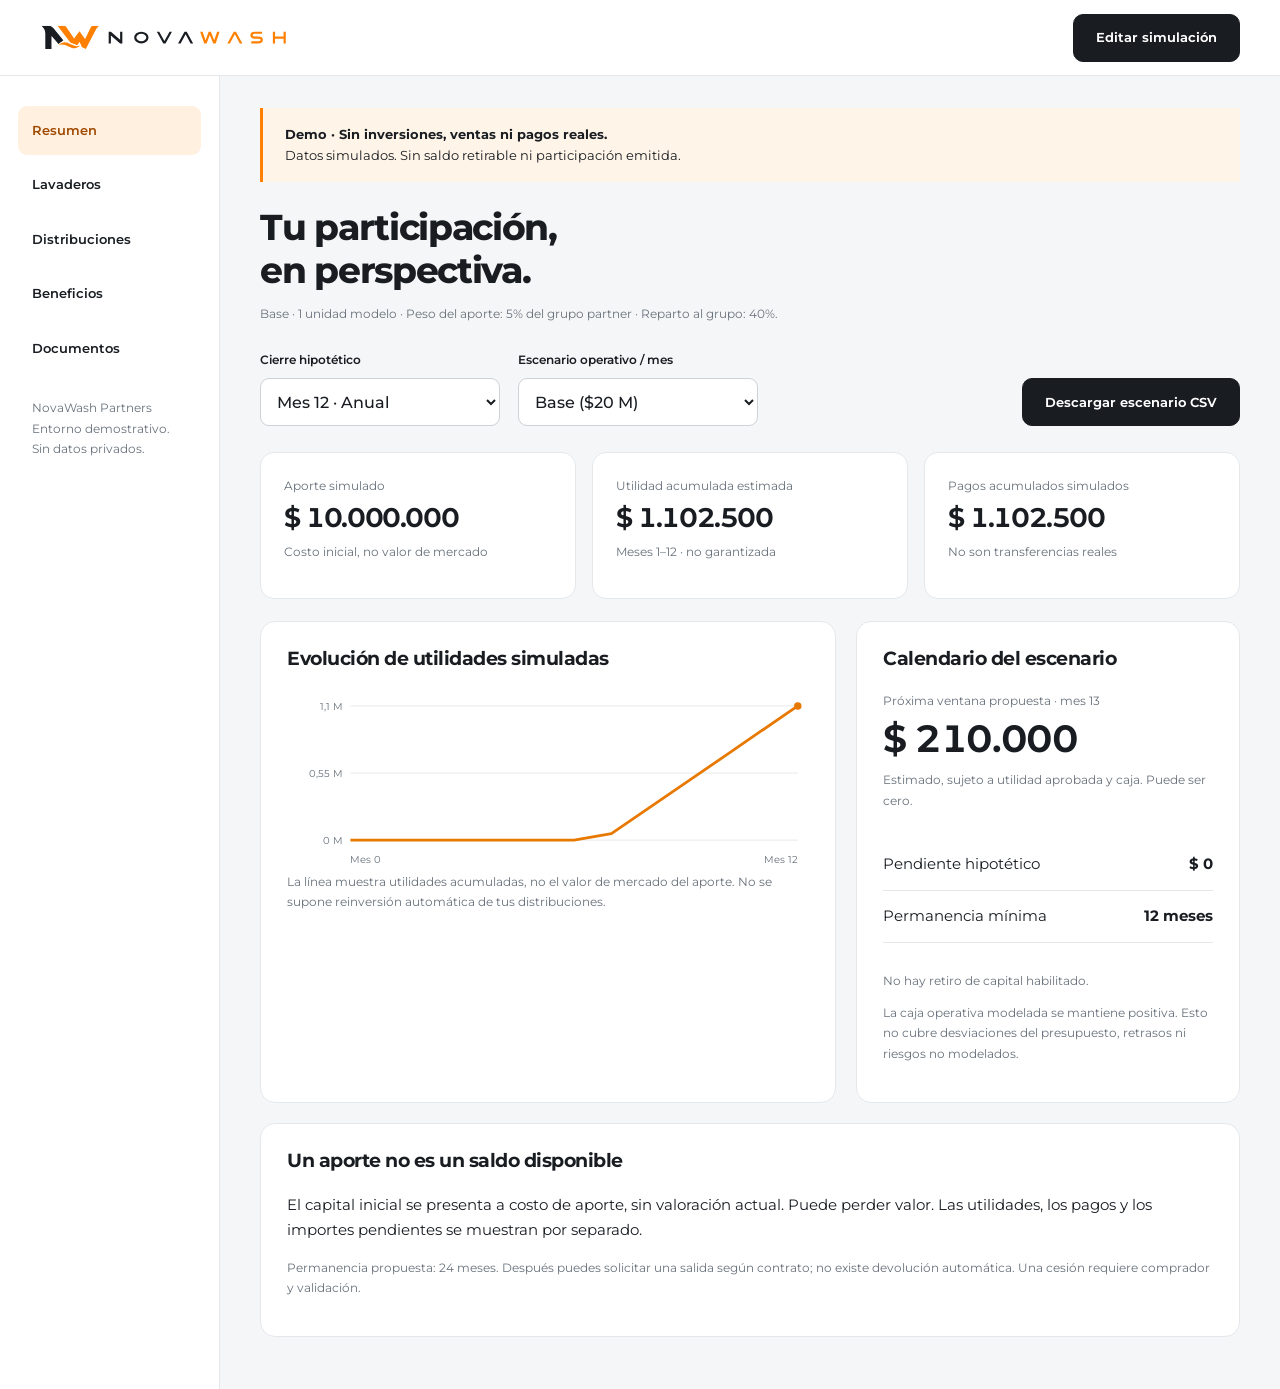
<file: socios.html>
<!doctype html>
<html lang="es">
<head>
  <meta charset="UTF-8" /><meta name="viewport" content="width=device-width, initial-scale=1" /><meta name="robots" content="noindex" />
  <title>NovaWash Partners | Panel demostrativo de socios</title><meta name="theme-color" content="#f5f6f7" />
  <link rel="icon" type="image/svg+xml" href="Imagenes/novawash-icon.svg" /><link rel="apple-touch-icon" href="Imagenes/novawash-icon.png" />
  <link rel="preconnect" href="https://fonts.googleapis.com" /><link rel="preconnect" href="https://fonts.gstatic.com" crossorigin /><link href="https://fonts.googleapis.com/css2?family=Montserrat:wght@400;500;600;650;700;750;800&display=swap" rel="stylesheet" />
  <link rel="stylesheet" href="partners.css?v=20260914p1" /><script type="module" src="partners.js?v=20260914p2"></script>
</head>
<body class="partners-page p-app">
  <header class="p-header"><a class="p-brand" href="index.html" aria-label="NovaWash, inicio"><img src="Imagenes/novawash-horizontal.svg" width="300" height="36" alt="NovaWash" /></a><a class="p-button outline" href="partners.html#simulador">Editar simulación</a></header>
  <div class="p-app-shell"><nav class="p-sidebar" aria-label="Panel de socios"><a href="#resumen" data-partner-view="resumen" aria-current="page">Resumen</a><a href="#lavaderos" data-partner-view="lavaderos">Lavaderos</a><a href="#distribuciones" data-partner-view="distribuciones">Distribuciones</a><a href="#beneficios" data-partner-view="beneficios">Beneficios</a><a href="#documentos" data-partner-view="documentos">Documentos</a><p class="p-small">NovaWash Partners<br />Entorno demostrativo.<br />Sin datos privados.</p></nav>
  <main class="p-main" id="partnerDashboard">
    <div class="p-notice"><strong>Demo · Sin inversiones, ventas ni pagos reales.</strong>Datos simulados. Sin saldo retirable ni participación emitida.</div>
    <h1>Tu participación,<br />en perspectiva.</h1><p class="p-small" id="demoDescription"></p>
    <noscript><p class="p-noscript">Activa JavaScript para explorar el panel. No hay información financiera real en esta demostración.</p></noscript>
    <p class="p-error" id="demoError" role="alert" hidden></p>
    <div class="p-toolbar"><label class="p-field">Cierre hipotético<select id="demoMonth" aria-label="Mes del cierre hipotético"></select></label><label class="p-field">Escenario operativo / mes<select id="demoScenario"><option value="stress">Estrés (−$5 M)</option><option value="prudent">Prudente ($15 M)</option><option value="base" selected>Base ($20 M)</option><option value="favorable">Favorable ($25 M)</option></select></label><button id="downloadDemo" type="button" class="p-button outline">Descargar escenario CSV</button></div>
    <section data-partner-panel="resumen" aria-label="Resumen de la simulación"><div class="p-metrics" id="demoMetrics"></div><div class="p-dashboard-grid"><article class="p-surface"><h2>Evolución de utilidades simuladas</h2><div id="demoChart"></div><p class="p-small">La línea muestra utilidades acumuladas, no el valor de mercado del aporte. No se supone reinversión automática de tus distribuciones.</p></article><article class="p-surface"><h2>Calendario del escenario</h2><div id="demoNextPayment"></div></article></div><article class="p-surface"><h2>Un aporte no es un saldo disponible</h2><p>El capital inicial se presenta a costo de aporte, sin valoración actual. Puede perder valor. Las utilidades, los pagos y los importes pendientes se muestran por separado.</p><p class="p-small">Permanencia propuesta: 24 meses. Después puedes solicitar una salida según contrato; no existe devolución automática. Una cesión requiere comprador y validación.</p></article></section>
    <section data-partner-panel="lavaderos" aria-label="Lavaderos del escenario" hidden><article class="p-surface"><h2>La red que financia esta ronda</h2><p class="p-small">Unidades ficticias del escenario, no sucursales operativas anunciadas. Todas comparten los mismos supuestos; no se modelan aperturas escalonadas ni rendimientos distintos por ubicación.</p><div class="p-table-wrap"><table class="p-table"><caption id="networkCaption"></caption><thead><tr><th scope="col">Unidad del modelo</th><th scope="col">Ventas del mes</th><th scope="col">Costos operativos</th><th scope="col">Resultado operativo</th></tr></thead><tbody id="networkRows"></tbody><tfoot id="networkTotal"></tfoot></table></div></article><article class="p-surface"><h2>Del resultado al reparto</h2><div id="demoWaterfall" class="p-waterfall"></div><p class="p-small">Las pérdidas previas se compensan primero. El resultado distribuible se divide entre NovaWash y el grupo partner. Este reporte simulado no sustituye un cierre contable aprobado.</p></article></section>
    <section data-partner-panel="distribuciones" aria-label="Distribuciones del escenario" hidden><article class="p-surface"><h2>Tu calendario de distribuciones</h2><p class="p-small">Meses 1–11: sin pago. Mes 12: primer acumulado. Desde mes 13: importe mensual, si hay utilidad. Las cifras no representan transferencias realizadas ni cuentas por cobrar exigibles.</p><div class="p-table-wrap"><table class="p-table"><caption>Simulación hasta el cierre seleccionado</caption><thead><tr><th scope="col">Mes</th><th scope="col">Utilidad del aporte</th><th scope="col">Pago hipotético</th><th scope="col">Acumulado pagado</th><th scope="col">Condición</th></tr></thead><tbody id="distributionRows"></tbody></table></div></article></section>
    <section data-partner-panel="beneficios" aria-label="Beneficios propuestos" hidden><div class="p-split"><article class="p-benefit-card"><img src="Imagenes/novawash-horizontal-light.svg" alt="NovaWash" /><p>PARTNERS / PROPUESTA</p><strong>Tu vehículo también<br />hace parte.</strong><p>Una relación de largo plazo con el negocio y con el cuidado de tus vehículos.</p><small>No activa · Sin código canjeable</small></article><article class="p-surface"><h2>Beneficios por definir en contrato</h2><div class="p-budget"><div><span>Descuento Básico propuesto</span><strong>10%</strong></div><div><span>Tarifa ilustrativa</span><strong>$31.500</strong></div><div><span>Límite por partner</span><strong>2 usos / mes</strong></div></div><p class="p-small">Sobre tarifa Básico de $35.000. No acumulable, no convertible en dinero, no transferible y sin lavadas ilimitadas. La provisión operativa debe cubrir el costo real del programa. No puede canjearse desde esta demo.</p><a class="p-button outline" href="partners.html#beneficios">Consultar condiciones propuestas</a></article></div></section>
    <section data-partner-panel="documentos" aria-label="Documentos y estado del programa" hidden><article class="p-surface"><h2>Antes de activar aportes reales</h2><p>Este panel está diseñado, pero aún no es una cuenta privada de inversión. No se deben cargar datos personales, bancarios ni contratos reales aquí.</p><ul class="p-document-list"><li><strong>Estructura jurídica y contratos:</strong> pendientes de definir. Emisor, derechos, reparto, pérdidas, dilución, cesión y salida.</li><li><strong>Presupuesto y apertura:</strong> cotizaciones, cronograma, contingencias y meta mínima antes de recibir recursos.</li><li><strong>Información mensual:</strong> fuente contable verificable por lavadero; ventas no equivalen a utilidades.</li><li><strong>Cuenta privada:</strong> autenticación y permisos comprobados en el servidor, no en el navegador.</li><li><strong>Cierres y pagos:</strong> aprobación de responsables, trazabilidad, soportes y conciliación bancaria.</li></ul><p class="p-small">No hay contratos firmados, certificados de inversión, extractos reales ni botones de pago habilitados.</p><a class="p-button outline" href="partners.html#modelo">Revisar el modelo completo</a></article></section>
  </main></div>
</body>
</html>
</file>
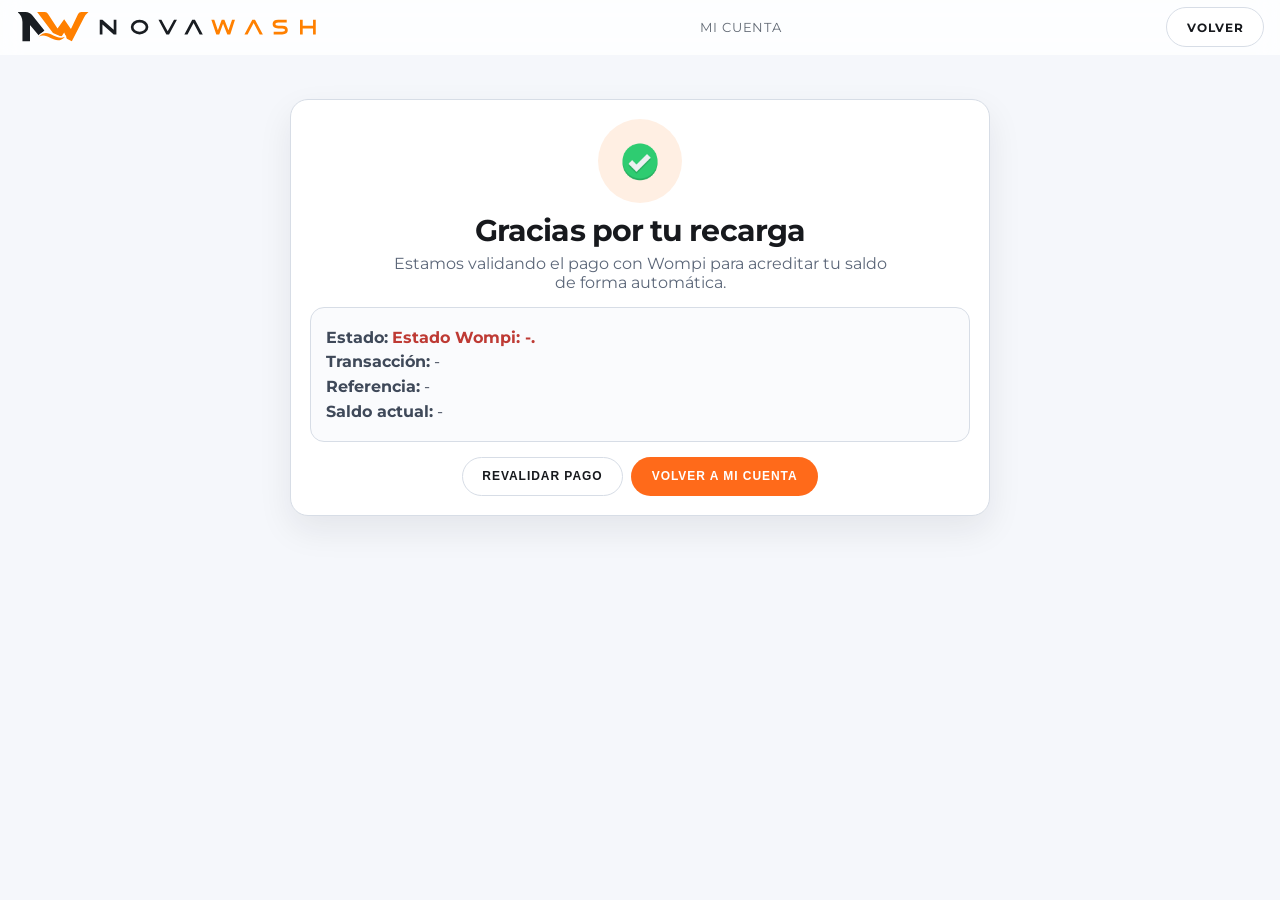
<file: wompi-thankyou.html>
<!doctype html>
<html lang="es">
  <head>
    <meta charset="UTF-8" />
    <meta name="viewport" content="width=device-width, initial-scale=1.0" />
    <title>Nova Wash | Confirmación de Pago</title>
    <link rel="icon" type="image/svg+xml" href="Imagenes/novawash-icon.svg" />
    <link rel="apple-touch-icon" href="Imagenes/novawash-icon.png" />
    <link rel="preconnect" href="https://fonts.googleapis.com" />
    <link rel="preconnect" href="https://fonts.gstatic.com" crossorigin />
    <link
      href="https://fonts.googleapis.com/css2?family=Montserrat:wght@300;400;500;600;700;800&display=swap"
      rel="stylesheet"
    />
    <link rel="stylesheet" href="styles.css?v=20260914nw" />
  </head>
  <body id="wompiThankYouPage">
    <header class="site-header scrolled">
      <a class="logo" href="index.html" aria-label="Nova Wash">
        <img class="logo-mark" src="Imagenes/novawash-horizontal.svg" alt="Nova Wash" />
      </a>
      <nav class="main-nav" aria-label="Navegación">
        <a href="dashboard.html">Mi cuenta</a>
      </nav>
      <a class="btn btn-light" href="dashboard.html">Volver</a>
    </header>

    <main class="thankyou-page">
      <section class="thankyou-wrap">
        <article class="thankyou-card">
          <div class="thankyou-badge">
            <img src="Imagenes/Sign-check-icon.png" onerror="this.onerror=null;this.src='Imagenes/novawash-icon.png';" alt="Pago confirmado" />
          </div>
          <h1 class="thankyou-title">Gracias por tu recarga</h1>
          <p class="thankyou-subtitle">Estamos validando el pago con Wompi para acreditar tu saldo de forma automática.</p>

          <div class="thankyou-status">
            <p><strong>Estado:</strong> <span id="wompiThanksStatus">Procesando...</span></p>
            <p id="wompiThanksHelp" class="thankyou-help" hidden></p>
            <p><strong>Transacción:</strong> <span id="wompiThanksTx">-</span></p>
            <p><strong>Referencia:</strong> <span id="wompiThanksRef">-</span></p>
            <p><strong>Saldo actual:</strong> <span id="wompiThanksAmount">-</span></p>
          </div>

          <div class="dash-actions" style="justify-content: center; margin-top: 0.95rem">
            <button id="wompiThanksRetryBtn" class="btn btn-light" type="button">Revalidar pago</button>
            <button id="wompiThanksBackBtn" class="btn btn-orange" type="button">Volver a mi cuenta</button>
          </div>
        </article>
      </section>
    </main>

    <script src="script.js?v=20260914nw"></script>
  </body>
</html>
</file>
<file: styles.css>
:root {
  --bg: #f7f8fa;
  --surface: #ffffff;
  --surface-soft: #eef1f5;
  --text: #17191d;
  --muted: #626a75;
  --line: #d7dde6;
  --orange: #ff6a1a;
  --orange-soft: #ffe7d8;
  --dark: #20242c;
  --blue: #1d5fd1;
  --blue-soft: #e8f0ff;
  --shadow: 0 14px 34px rgba(20, 25, 33, 0.08);
  --radius: 18px;
  --speed: 600ms;
}

* {
  box-sizing: border-box;
}

html,
body {
  margin: 0;
  padding: 0;
  width: 100%;
  font-family: "Montserrat", sans-serif;
  color: var(--text);
  background: transparent;
  scroll-behavior: smooth;
}

body {
  position: relative;
  overflow-x: hidden;
}

body::before {
  content: "";
  position: fixed;
  inset: 0;
  z-index: -1;
  background: linear-gradient(180deg, #fff7f1 0%, #f8fbff 52%, #ffffff 100%);
}

a {
  text-decoration: none;
  color: inherit;
}

.site-header {
  position: fixed;
  top: 0;
  left: 0;
  width: 100%;
  z-index: 60;
  display: flex;
  align-items: center;
  justify-content: space-between;
  gap: 1rem;
  padding: 0.45rem 1rem;
  background: rgba(255, 255, 255, 0.82);
  backdrop-filter: blur(10px);
  border-bottom: 1px solid transparent;
  transition: border-color 0.25s ease, background-color 0.25s ease;
}

.site-header.scrolled {
  border-color: var(--line);
  background: rgba(255, 255, 255, 0.95);
}

.home-page .site-header:not(.scrolled) {
  background: transparent;
  border-bottom-color: transparent;
  backdrop-filter: none;
}

.home-page .site-header:not(.scrolled) .main-nav a {
  color: #f2f5fb;
}

.home-page .site-header:not(.scrolled) .main-nav a:hover {
  color: #ffffff;
}

.home-page .site-header:not(.scrolled) .menu-toggle {
  background: rgba(255, 255, 255, 0.14);
  border-color: rgba(255, 255, 255, 0.36);
}

.home-page .site-header:not(.scrolled) .menu-toggle span {
  background: #ffffff;
}

.home-page .site-header.scrolled {
  padding: 0.36rem 0.86rem;
}

.logo {
  display: inline-flex;
  align-items: center;
  line-height: 0;
}

.logo-mark {
  display: block;
  width: 300px;
  max-width: 100%;
  height: auto;
  transform: none;
}

.logo-mark-inverse { display: none; }
.footer-logo { display: block; width: min(280px, 100%); height: auto; }
.home-page .site-header:not(.scrolled) .logo-mark { display: none; }
.home-page .site-header:not(.scrolled) .logo-mark-inverse { display: block; }

.main-nav {
  display: flex;
  align-items: center;
  gap: 1.1rem;
}

.main-nav a {
  font-size: 0.79rem;
  letter-spacing: 0.07em;
  text-transform: uppercase;
  color: var(--muted);
}

.mobile-only-nav-link {
  display: none;
}

.menu-toggle {
  display: none;
  width: 40px;
  height: 40px;
  border: 1px solid var(--line);
  border-radius: 10px;
  background: #fff;
  padding: 0;
  cursor: pointer;
  align-items: center;
  justify-content: center;
  flex-direction: column;
  gap: 4px;
}

.menu-toggle span {
  display: block;
  width: 18px;
  height: 2px;
  background: #2f3743;
  border-radius: 999px;
}

.floating-notice-wrap {
  position: fixed;
  right: 14px;
  bottom: 84px;
  z-index: 160;
  display: grid;
  gap: 0.5rem;
}

.floating-notice {
  min-width: 240px;
  max-width: min(380px, calc(100vw - 24px));
  border-radius: 12px;
  border: 1px solid #bfe8cf;
  background: #f2fff7;
  color: #11663c;
  padding: 0.62rem 0.72rem;
  box-shadow: 0 10px 26px rgba(17, 94, 55, 0.2);
  font-size: 0.82rem;
  line-height: 1.35;
}

.main-nav a:hover {
  color: var(--text);
}

.btn {
  border: 1px solid transparent;
  border-radius: 999px;
  padding: 0.72rem 1.22rem;
  font-size: 0.75rem;
  font-weight: 700;
  text-transform: uppercase;
  letter-spacing: 0.08em;
  cursor: pointer;
  transition: transform 0.2s ease, opacity 0.2s ease, background-color 0.2s ease;
}

.btn:hover {
  transform: translateY(-1px);
}

.btn-dark {
  background: var(--dark);
  color: #fff;
}

.btn-orange {
  background: var(--orange);
  color: #fff;
}

.btn-light {
  background: #fff;
  color: var(--text);
  border-color: var(--line);
}

.section {
  min-height: auto;
  padding: 5.3rem 1.2rem 3rem;
  display: grid;
  place-items: center;
}

.panel-content {
  width: min(1080px, 100%);
}

.hero {
  position: relative;
  min-height: 100svh;
  background-image: url("Imagenes/portada.jpg");
  background-size: cover;
  background-position: center;
}

.hero-overlay {
  position: absolute;
  inset: 0;
  background: linear-gradient(115deg, rgba(15, 17, 20, 0.78), rgba(15, 17, 20, 0.48) 48%, rgba(255, 106, 26, 0.22));
}

.hero-content {
  position: relative;
  z-index: 2;
  max-width: 900px;
  color: #fff;
  text-align: center;
}

.eyebrow {
  margin: 0;
  font-size: 0.8rem;
  text-transform: uppercase;
  letter-spacing: 0.12em;
  color: #dce2ec;
}

h1,
h2,
h3,
h4,
p {
  margin: 0;
}

h1 {
  margin-top: 0.6rem;
  font-size: clamp(1.9rem, 5.8vw, 4rem);
  line-height: 1.02;
  letter-spacing: -0.03em;
}

.brand-orange {
  color: #ff8a1e;
}

h2 {
  font-size: clamp(1.8rem, 5vw, 3.2rem);
  letter-spacing: -0.03em;
}

.hero-copy {
  margin: 1rem auto 0;
  max-width: 760px;
  color: #ecf2fb;
  line-height: 1.6;
}

.speed-tag {
  margin: 0.9rem auto 0;
  width: fit-content;
  padding: 0.44rem 0.72rem;
  border-radius: 999px;
  background: rgba(255, 106, 26, 0.2);
  border: 1px solid rgba(255, 153, 92, 0.75);
  color: #ff9a5e;
  font-size: 0.8rem;
  font-weight: 700;
  letter-spacing: 0.06em;
  text-transform: uppercase;
}

.hero-cta {
  margin-top: 1.8rem;
  display: flex;
  justify-content: center;
  flex-wrap: wrap;
  gap: 0.8rem;
}

.hero-highlights {
  margin: 1.4rem 0 0;
  padding: 0;
  list-style: none;
  display: flex;
  justify-content: center;
  gap: 1rem;
  flex-wrap: wrap;
}

.hero-highlights li {
  padding: 0.45rem 0.8rem;
  border: 1px solid rgba(255, 255, 255, 0.35);
  border-radius: 999px;
  font-size: 0.75rem;
  letter-spacing: 0.05em;
  text-transform: uppercase;
}

.sr-only {
  position: absolute;
  width: 1px;
  height: 1px;
  padding: 0;
  margin: -1px;
  overflow: hidden;
  clip: rect(0, 0, 0, 0);
  white-space: nowrap;
  border: 0;
}

.launch-notice {
  padding: 1.65rem 1.2rem 2.4rem;
}

.launch-notice-inner {
  width: min(1180px, 100%);
  margin: 0 auto;
  padding: clamp(1.4rem, 3.2vw, 2.35rem);
  display: grid;
  grid-template-columns: minmax(0, 1.15fr) minmax(340px, 0.85fr);
  align-items: center;
  gap: clamp(1.2rem, 4vw, 3.5rem);
  border: 1px solid rgba(255, 106, 26, 0.28);
  border-radius: 24px;
  background:
    radial-gradient(circle at 92% 12%, rgba(255, 138, 30, 0.16), transparent 33%),
    rgba(255, 255, 255, 0.8);
  box-shadow: 0 18px 48px rgba(29, 35, 45, 0.08);
  backdrop-filter: blur(12px);
}

.launch-badge {
  width: fit-content;
  display: inline-flex;
  align-items: center;
  gap: 0.55rem;
  color: #ce4f08;
  font-size: 0.72rem;
  font-weight: 800;
  letter-spacing: 0.15em;
  text-transform: uppercase;
}

.launch-badge span {
  width: 9px;
  height: 9px;
  border-radius: 50%;
  background: var(--orange);
  box-shadow: 0 0 0 6px rgba(255, 106, 26, 0.13);
}

.launch-notice-copy h2 {
  margin-top: 0.65rem;
  font-size: clamp(1.55rem, 3.3vw, 2.55rem);
}

.launch-notice-copy > p:last-child {
  max-width: 680px;
  margin-top: 0.7rem;
  color: var(--muted);
  line-height: 1.6;
}

.launch-signup-row {
  display: grid;
  grid-template-columns: minmax(0, 1fr) auto;
  gap: 0.55rem;
  padding: 0.38rem;
  border: 1px solid var(--line);
  border-radius: 16px;
  background: #fff;
  box-shadow: 0 10px 28px rgba(29, 35, 45, 0.08);
}

.launch-signup-row input {
  min-width: 0;
  border: 0;
  background: transparent;
}

.launch-signup-row input:focus {
  outline: none;
}

.launch-signup-row .btn {
  white-space: nowrap;
  border: 0;
}

#launchSignupMessage {
  min-height: 1.15rem;
  margin: 0.55rem 0 0;
  font-size: 0.78rem;
}

.info,
.pricing,
.city,
.process,
.manage,
.dashboard-page {
  background: transparent;
}

.pricing,
.manage,
.dashboard-page {
  background: transparent;
}

/* Cliente y backoffice: fondo neutro (sin tono naranja) */
.dashboard-page {
  background: transparent;
}

.dashboard-page .manage {
  background: transparent;
}

.benefits-grid {
  margin-top: 1.5rem;
  display: grid;
  grid-template-columns: repeat(4, minmax(0, 1fr));
  gap: 1rem;
}

.benefit-card {
  padding: 1rem;
  border-radius: var(--radius);
  background: var(--surface);
  border: 1px solid var(--line);
  box-shadow: var(--shadow);
}

.benefit-card h3 {
  font-size: 1rem;
  margin-bottom: 0.55rem;
}

.benefit-card p {
  color: var(--muted);
  line-height: 1.55;
  font-size: 0.92rem;
}

.plan-grid {
  margin-top: 1.4rem;
  display: grid;
  gap: 1rem;
}

.plan-grid.two-cols {
  grid-template-columns: repeat(2, minmax(0, 1fr));
}

.plan-card {
  border-radius: var(--radius);
  padding: 1.2rem;
  border: 1px solid var(--line);
  background: #fff;
  box-shadow: var(--shadow);
}

.plan-card.featured {
  border-color: rgba(255, 106, 26, 0.4);
  background: linear-gradient(180deg, #ffffff, #fff4ec);
}

.plan-card.premium-card {
  border-color: rgba(29, 95, 209, 0.35);
  background: linear-gradient(180deg, #ffffff, #edf3ff);
}

.plan-eyebrow {
  color: var(--orange);
  text-transform: uppercase;
  font-weight: 700;
  letter-spacing: 0.08em;
  font-size: 0.73rem;
}

.plan-card.premium-card .plan-eyebrow {
  color: var(--blue);
}

.plan-card h3 {
  margin-top: 0.5rem;
  font-size: 1.2rem;
}

.plan-card strong {
  display: block;
  margin-top: 0.7rem;
  font-size: 1.4rem;
}

.plan-card p:last-child {
  margin-top: 0.65rem;
  color: var(--muted);
  line-height: 1.5;
}

.plan-list {
  margin: 0.7rem 0 0;
  padding-left: 1.05rem;
  color: var(--muted);
  display: grid;
  gap: 0.32rem;
  line-height: 1.4;
  font-size: 0.9rem;
}

.plan-action {
  margin-top: 0.9rem;
  display: inline-flex;
}

.city-wrap {
  text-align: center;
}

.city-wrap p {
  margin: 1rem auto 0;
  max-width: 880px;
  color: var(--muted);
  line-height: 1.75;
  font-size: 1.02rem;
}

.peek-full-bleed .panel-content {
  width: 100vw;
  max-width: none;
  margin-left: calc(50% - 50vw);
  padding-left: 0;
  padding-right: 0;
}

.peek-full-bleed .panel-content > h2,
.peek-full-bleed .peek-copy {
  padding-left: 5vw;
  padding-right: 1rem;
}

.peek-carousel {
  margin-top: 1.1rem;
  display: grid;
  gap: 0.75rem;
}

.peek-viewport {
  overflow: hidden;
  position: relative;
  width: 100vw;
  height: auto;
}

.peek-track {
  display: flex;
  gap: 14px;
  transition: transform 0.35s ease;
  will-change: transform;
}

.peek-card {
  flex: 0 0 80vw;
  border-radius: 0;
  overflow: hidden;
  background: #fff;
  transition: border-radius 0.25s ease, box-shadow 0.25s ease;
}

.peek-card.is-active {
  border-radius: 16px;
  box-shadow: var(--shadow);
}

.peek-card.is-next {
  border-top-left-radius: 16px;
  border-bottom-left-radius: 16px;
}

.peek-card img {
  width: 100%;
  height: clamp(240px, 42vw, 600px);
  object-fit: cover;
  object-position: center center;
  display: block;
}

.peek-copy {
  padding: 0.3rem 0.2rem 0;
}

.peek-copy h3 {
  margin: 0;
  font-size: clamp(1.15rem, 2.2vw, 1.7rem);
}

.peek-copy p {
  margin: 0.45rem 0 0;
  color: var(--muted);
  line-height: 1.5;
}

.peek-arrow {
  position: absolute;
  top: 50%;
  transform: translateY(-50%);
  z-index: 2;
  width: 42px;
  height: 42px;
  border-radius: 10px;
  border: 1px solid var(--line);
  background: rgba(255, 255, 255, 0.92);
  color: #293444;
  font-size: 1.35rem;
  line-height: 1;
  cursor: pointer;
}

.peek-arrow.prev {
  left: clamp(12px, 3.6vw, 54px);
}

.peek-arrow.next {
  right: clamp(12px, 3.2vw, 44px);
}

.peek-arrow:hover {
  border-color: #d6deea;
  background: #f7f9fc;
}

label {
  display: grid;
  gap: 0.42rem;
  text-align: left;
  color: var(--muted);
  font-size: 0.78rem;
  text-transform: uppercase;
  letter-spacing: 0.07em;
}

input,
select {
  border: 1px solid var(--line);
  border-radius: 12px;
  padding: 0.75rem 0.82rem;
  font: inherit;
  font-size: 0.92rem;
  color: var(--text);
  background: #fff;
}

input:focus,
select:focus {
  outline: 2px solid rgba(255, 106, 26, 0.25);
  outline-offset: 1px;
}

.password-field {
  position: relative;
  display: block;
}

.password-field input {
  width: 100%;
  padding-right: 5.2rem;
}

.password-toggle {
  position: absolute;
  z-index: 1;
  top: 50%;
  right: 0.55rem;
  transform: translateY(-50%);
  display: grid;
  place-items: center;
  width: 2.75rem;
  height: 2.75rem;
  border: 0;
  border-radius: 8px;
  padding: 0;
  background: #f1f4f8;
  color: #4d5d78;
  font: inherit;
  font-weight: 700;
  cursor: pointer;
  touch-action: manipulation;
  -webkit-tap-highlight-color: transparent;
}

.password-toggle:hover,
.password-toggle:focus-visible {
  background: #e5eaf1;
  color: var(--text);
}

.password-toggle-icon {
  width: 1.25rem;
  height: 1.25rem;
  fill: none;
  stroke: currentColor;
  stroke-linecap: round;
  stroke-linejoin: round;
  stroke-width: 1.8;
  pointer-events: none;
}

.password-eye-pupil {
  fill: currentColor;
  stroke: none;
}

.password-eye-slash {
  display: block;
}

.password-toggle.is-visible .password-eye-slash {
  display: none;
}

.result {
  min-height: 1.2rem;
  margin-top: 0.8rem;
  color: var(--muted);
  font-size: 0.9rem;
}

.result.success {
  color: #058447;
}

.result.error {
  color: #ba2f2f;
}

.forgot-link-btn {
  margin-top: 0.55rem;
  border: 0;
  background: transparent;
  color: #4d5d78;
  text-decoration: underline;
  font-size: 0.84rem;
  cursor: pointer;
  text-underline-offset: 2px;
}

.forgot-link-btn:hover {
  color: #253448;
}

.forgot-modal-card {
  width: min(460px, calc(100vw - 2rem));
}

.process-subtitle {
  margin-top: 0.7rem;
  color: var(--muted);
}

.process-showcase {
  margin-top: 1.2rem;
  display: grid;
  grid-template-columns: 1.3fr 1fr;
  gap: 0.9rem;
}

.process-card {
  position: relative;
  min-height: 330px;
  border-radius: var(--radius);
  overflow: hidden;
  border: 1px solid var(--line);
  box-shadow: var(--shadow);
  background-size: cover;
  background-position: center;
}

.process-card-machine {
  background-image: url("Imagenes/autolavado.jpeg");
}

.process-card-interior {
  background-image: url("Imagenes/Limpieza_interior.jpg");
}

.process-overlay {
  position: absolute;
  inset: auto 0 0 0;
  padding: 1rem;
  background: linear-gradient(to top, rgba(10, 12, 16, 0.82), rgba(10, 12, 16, 0.12));
  color: #fff;
}

.process-overlay h3 {
  font-size: 1.1rem;
}

.process-overlay p {
  margin-top: 0.45rem;
  color: #dfe5ee;
  line-height: 1.5;
}

.process-steps {
  margin-top: 1rem;
  display: grid;
  grid-template-columns: repeat(3, minmax(0, 1fr));
  gap: 0.8rem;
}

.step-card {
  border: 1px solid var(--line);
  border-radius: 14px;
  padding: 0.9rem;
  background: #fff;
  box-shadow: var(--shadow);
}

.step-num {
  width: 28px;
  height: 28px;
  border-radius: 999px;
  display: grid;
  place-items: center;
  background: var(--orange-soft);
  color: #d14b00;
  font-size: 0.82rem;
  font-weight: 700;
}

.step-card h3 {
  margin-top: 0.55rem;
  font-size: 0.96rem;
}

.step-card p {
  margin-top: 0.45rem;
  color: var(--muted);
  line-height: 1.55;
  font-size: 0.9rem;
}

.manage-subtitle {
  margin-top: 0.65rem;
  color: var(--muted);
}

.manage-wrap > h1,
.manage-wrap > h2,
.manage-wrap > .manage-subtitle {
  text-align: center;
}

.register-premium-badge {
  width: fit-content;
  margin: 0 auto 0.5rem;
  display: flex;
  align-items: center;
  justify-content: center;
  gap: 0.55rem;
  padding: 0.42rem 0.78rem;
  border-radius: 999px;
  border: 1px solid #ffc59d;
  background: linear-gradient(180deg, #fff8f2, #fff1e7);
  box-shadow: 0 10px 22px rgba(255, 106, 26, 0.14);
}

.register-premium-icon {
  width: 28px;
  height: 28px;
  border-radius: 999px;
  display: inline-grid;
  place-items: center;
  background: #ff6a1a;
  color: #fff;
  font-size: 0.95rem;
  line-height: 1;
}

.register-premium-badge span {
  color: #d95508;
  font-size: 0.74rem;
  font-weight: 800;
  text-transform: uppercase;
  letter-spacing: 0.08em;
}

.account-grid {
  margin-top: 1.35rem;
  display: grid;
  grid-template-columns: repeat(2, minmax(0, 1fr));
  gap: 1rem;
}

.account-grid.single {
  grid-template-columns: minmax(0, 640px);
  justify-content: center;
}

.account-card,
.dashboard,
.dash-card,
.history-block {
  border: 1px solid var(--line);
  border-radius: var(--radius);
  background: #fff;
  box-shadow: var(--shadow);
}

.account-card {
  padding: 1rem;
}

.account-card h3 {
  margin-bottom: 0.8rem;
}

.stack-form {
  display: grid;
  gap: 0.8rem;
}

.auth-switch {
  margin-top: 0.7rem;
}

.signup-bonus {
  margin: 0.2rem 0 0.85rem;
  border: 1px solid #ffd3b8;
  border-radius: 14px;
  background: linear-gradient(180deg, #fff7f1, #fff0e3);
  padding: 0.7rem 0.78rem;
}

.signup-bonus strong {
  display: block;
  color: #c94c06;
  font-size: 0.84rem;
  text-transform: uppercase;
  letter-spacing: 0.06em;
}

.signup-bonus p {
  margin-top: 0.3rem;
  color: #454e5b;
  font-size: 0.9rem;
  line-height: 1.35;
}

.signup-bonus span {
  color: var(--orange);
  font-weight: 800;
}

.dashboard {
  margin-top: 1.1rem;
  padding: 1rem;
}

.portal-title-wrap {
  margin-bottom: 0.6rem;
}

.portal-title {
  margin: 0;
  color: var(--text);
  font-size: clamp(1.12rem, 2.3vw, 1.45rem);
  font-weight: 800;
}

.portal-subtitle {
  margin: 0.28rem 0 0;
  color: #5a6576;
  font-size: 0.92rem;
}

.dashboard-top {
  display: flex;
  align-items: center;
  justify-content: space-between;
  gap: 0.6rem;
}

.dashboard-avatar {
  width: 42px;
  height: 42px;
  border-radius: 999px;
  object-fit: cover;
  border: 1px solid #ced6e4;
  background: #fff;
}

.dashboard-grid {
  margin-top: 1rem;
  display: grid;
  grid-template-columns: repeat(3, minmax(0, 1fr));
  gap: 0.8rem;
}

.dash-title {
  color: var(--text);
  font-size: clamp(1.8rem, 5vw, 2.8rem);
}

.dash-card {
  padding: 0.9rem;
}

.loyalty-card {
  grid-column: span 2;
}

.loyalty-grid {
  margin-top: 0.65rem;
  display: grid;
  grid-template-columns: repeat(10, minmax(0, 1fr));
  gap: 0.42rem;
}

.loyalty-cell {
  aspect-ratio: 1 / 1;
  border: 1px solid #cfd6e1;
  border-radius: 10px;
  background: #eef2f7;
  display: grid;
  place-items: center;
}

.loyalty-cell img {
  width: 68%;
  height: 68%;
  object-fit: contain;
  filter: grayscale(1) saturate(0.15);
  opacity: 0.55;
}

.loyalty-cell.filled {
  border-color: rgba(255, 106, 26, 0.45);
  background: linear-gradient(180deg, #fff8f2, #fff1e6);
}

.loyalty-cell.filled img {
  filter: none;
  opacity: 1;
}

.dash-card h4 {
  margin-bottom: 0.5rem;
  font-size: 0.95rem;
}

.dash-card p {
  color: var(--muted);
  line-height: 1.45;
}

.btn-danger-mini {
  background: #fff2f2;
  color: #c33838;
  border: 1px solid #e6a6a6;
  padding: 0.36rem 0.62rem;
  font-size: 0.64rem;
  letter-spacing: 0.06em;
}

.sub-details {
  margin-top: 0.2rem;
  display: grid;
  gap: 0.35rem;
}

.sub-detail-row {
  margin: 0;
  display: block;
  line-height: 1.45;
}

.sub-detail-label {
  color: #2d3440;
  font-weight: 700;
  margin-right: 0.35rem;
}

.sub-detail-value {
  color: var(--muted);
}

.profile-details {
  margin-top: 0.2rem;
  display: grid;
  gap: 0.35rem;
}

.profile-input {
  width: 100%;
  min-width: 0;
  font-size: 0.9rem;
  padding: 0.45rem 0.55rem;
}

.btn.is-loading {
  opacity: 0.9;
  cursor: wait;
}

.user-qr-card {
  text-align: center;
}

.user-qr-image {
  margin-top: 0.5rem;
  width: 170px;
  height: 170px;
  border: 1px solid var(--line);
  border-radius: 12px;
  background: #fff;
}

.user-qr-note {
  margin-top: 0.55rem;
}

.user-qr-note-strong {
  color: #db6a1c !important;
  font-weight: 800;
}

.qr-toast {
  position: fixed;
  right: 16px;
  top: 90px;
  z-index: 140;
  width: min(420px, calc(100vw - 24px));
  border: 1px solid #b7e9cb;
  background: #f2fff7;
  color: #175f3e;
  border-radius: 12px;
  box-shadow: 0 16px 34px rgba(20, 72, 48, 0.2);
  padding: 0.72rem 0.8rem;
  transform: translateX(120%);
  opacity: 0;
  transition: transform 0.35s ease, opacity 0.35s ease;
}

.qr-toast.is-visible {
  transform: translateX(0);
  opacity: 1;
}

.qr-toast.is-exit {
  transform: translateX(120%);
  opacity: 0;
}

.qr-toast strong {
  display: block;
  font-size: 0.92rem;
}

.qr-toast p {
  margin: 0.22rem 0 0;
  font-size: 0.84rem;
  line-height: 1.35;
  color: #1d6544;
}

.user-qr-code {
  margin-top: 0.4rem;
  font-size: 0.72rem;
  color: #4a5260;
  word-break: break-all;
}

.qr-stats {
  margin-top: 0.7rem;
  display: grid;
  grid-template-columns: repeat(2, minmax(0, 1fr));
  gap: 0.52rem;
}

.qr-stat {
  border: 1px solid #d6dde8;
  border-radius: 12px;
  background: #f8fafc;
  padding: 0.58rem 0.62rem;
}

.qr-stat-label {
  display: block;
  font-size: 0.72rem;
  color: #5f6876;
  text-transform: uppercase;
  letter-spacing: 0.05em;
}

.qr-stat strong {
  margin-top: 0.2rem;
  display: block;
  color: #1d6645;
  font-size: 1.08rem;
  font-weight: 800;
}

.btn-wompi {
  display: inline-flex;
  align-items: center;
  gap: 0.36rem;
}

.btn-wompi img {
  width: 48px;
  height: auto;
  object-fit: contain;
}

.wompi-close-x {
  width: 34px;
  min-width: 34px;
  height: 34px;
  padding: 0;
  font-size: 0.92rem;
  font-weight: 800;
}

.sub-badge {
  margin: 0.6rem 0;
  display: inline-flex;
  align-items: center;
  gap: 0.5rem;
  padding: 0.45rem 0.7rem;
  border-radius: 999px;
  border: 1px solid transparent;
  font-size: 0.8rem;
}

.sub-icon {
  width: 10px;
  height: 10px;
  border-radius: 999px;
  display: inline-block;
}

.sub-basic {
  background: var(--blue-soft);
  border-color: #cfe0ff;
  color: var(--blue);
}

.sub-basic .sub-icon {
  background: var(--blue);
}

.sub-premium {
  background: var(--orange-soft);
  border-color: #ffd3b8;
  color: #d24d00;
}

.sub-premium .sub-icon {
  background: var(--orange);
}

.dash-actions {
  margin-top: 0.75rem;
  display: flex;
  flex-wrap: wrap;
  gap: 0.5rem;
}

.muted-note {
  margin-top: 0.6rem;
  font-size: 0.78rem;
}

.scanner-wrap {
  margin-top: 0.7rem;
  border: 1px dashed var(--line);
  border-radius: 14px;
  padding: 0.5rem;
  background: var(--surface-soft);
}

.qr-video {
  width: 100%;
  height: 180px;
  border-radius: 10px;
  background: #111;
  object-fit: cover;
}

.history-block {
  margin-top: 0.9rem;
  padding: 0.9rem;
}

.history-list {
  margin-top: 0.75rem;
  display: grid;
  gap: 0.55rem;
}

.history-toolbar {
  margin-top: 0.55rem;
  display: flex;
  align-items: center;
  justify-content: space-between;
  gap: 0.5rem;
}

.history-toolbar p {
  margin: 0;
  color: #5a6576;
  font-size: 0.8rem;
}

.history-item {
  border: 1px solid var(--line);
  border-radius: 12px;
  padding: 0.65rem 0.72rem;
  font-size: 0.88rem;
  color: var(--muted);
  background: var(--surface-soft);
}

.history-item.history-positive {
  color: #177048;
  border-color: #a9ddc3;
  background: #f1fbf5;
}

.history-item.history-negative {
  color: #b93f3f;
  border-color: #efc0c0;
  background: #fff3f3;
}

.history-amount {
  font-weight: 800;
}

.history-amount.history-positive {
  color: #127243;
}

.history-amount.history-negative {
  color: #b33636;
}

.site-footer {
  padding: 1.4rem 1.2rem;
  background: #0d1015;
  border-top: 1px solid #1f2631;
}

.footer-grid {
  width: min(1080px, 100%);
  margin: 0 auto;
  display: grid;
  grid-template-columns: 1fr 1.2fr;
  gap: 1rem;
}

.footer-grid h3 {
  margin-bottom: 0.55rem;
}

.footer-grid p,
.footer-grid a {
  color: #d8dde6;
  font-size: 0.9rem;
  line-height: 1.55;
}

.footer-grid h3 {
  color: #ffffff;
}

.map-wrap {
  margin-top: 0.5rem;
  border-radius: 14px;
  overflow: hidden;
  border: 1px solid #2a3444;
}

.map-wrap iframe {
  display: block;
  width: 100%;
  height: 220px;
  border: 0;
}

.copyright {
  margin-top: 1rem;
  text-align: center;
  color: #d0d6df;
  font-size: 0.82rem;
}

.staff-access {
  margin-top: 0.9rem;
  text-align: center;
}

.staff-access a {
  font-size: 0.7rem;
  color: #bcc4d0;
  text-transform: uppercase;
  letter-spacing: 0.08em;
}

.whatsapp-float {
  position: fixed;
  right: 16px;
  bottom: 16px;
  z-index: 90;
  border-radius: 999px;
  background: #20c45a;
  color: #fff;
  padding: 0.78rem 1rem;
  font-weight: 700;
  font-size: 0.82rem;
  letter-spacing: 0.04em;
  box-shadow: 0 10px 24px rgba(10, 18, 12, 0.26);
}

.kiosk-page {
  min-height: 100vh;
  background: transparent;
  display: grid;
  place-items: center;
  padding: 1.2rem;
}

.kiosk-wrap {
  width: min(880px, 100%);
  text-align: center;
  padding: 1.4rem;
}

.kiosk-logo {
  width: min(300px, 72vw);
  height: auto;
}

.kiosk-wrap h1 {
  margin: 0.9rem 0 0.5rem;
  font-size: clamp(2rem, 5vw, 3.4rem);
}

.kiosk-wrap p {
  margin: 0.2rem auto 1rem;
  max-width: 700px;
  color: #4f5865;
  font-size: clamp(1rem, 2.2vw, 1.4rem);
}

.kiosk-pricing {
  margin: 0.55rem auto 1rem;
  width: min(760px, 100%);
  text-align: left;
}

.kiosk-pricing h2 {
  margin: 0 0 0.7rem;
  font-size: clamp(1.1rem, 2.1vw, 1.45rem);
}

.kiosk-pricing .plan-grid {
  margin-top: 0;
}

.kiosk-pricing .plan-card {
  padding: 0.85rem 0.9rem;
}

.kiosk-pricing .plan-card h3 {
  font-size: 1rem;
}

.kiosk-pricing .plan-card strong {
  font-size: 1.2rem;
}

.kiosk-pricing .plan-card p {
  margin: 0.4rem 0 0;
  max-width: none;
  font-size: 0.88rem;
  line-height: 1.4;
}

.kiosk-scanner {
  margin: 0 auto;
  width: min(520px, 92vw);
  position: relative;
  border: 1px dashed var(--line);
  border-radius: 20px;
  background: #fff;
  padding: 0.5rem;
}

.kiosk-scanner .qr-video {
  height: min(54vh, 420px);
}

.kiosk-actions {
  justify-content: center;
}

.kiosk-confirm-card {
  position: absolute;
  left: 50%;
  top: 50%;
  transform: translate(-50%, -50%);
  width: min(460px, calc(100% - 20px));
  border: 1px solid #a4dfbf;
  background: linear-gradient(180deg, #f4fff8 0%, #ffffff 100%);
  border-radius: 18px;
  padding: 0.9rem 1rem;
  box-shadow: 0 10px 26px rgba(21, 96, 58, 0.15);
  text-align: left;
  z-index: 4;
}

.kiosk-confirm-head {
  display: flex;
  align-items: center;
  gap: 0.65rem;
}

.kiosk-confirm-logo {
  width: 58px;
  height: auto;
}

.kiosk-confirm-title {
  display: block;
  color: #11814b;
  font-size: 1.08rem;
}

.kiosk-confirm-subtitle {
  margin: 0.1rem 0 0;
  color: #406153;
  font-size: 0.9rem;
}

.kiosk-confirm-grid {
  margin-top: 0.65rem;
  display: grid;
  grid-template-columns: repeat(2, minmax(0, 1fr));
  gap: 0.35rem 0.8rem;
}

.kiosk-confirm-grid p {
  margin: 0;
  color: #2f3b47;
  font-size: 0.98rem;
}

.bo-login {
  max-width: 420px;
}

.bo-section {
  padding-left: 0.6rem;
  padding-right: 0.6rem;
}

.bo-full {
  width: min(100%, calc(100vw - 20px));
  max-width: none;
}

.bo-table-wrap {
  width: 100%;
  max-width: 100%;
  margin-top: 0.9rem;
  overflow-x: auto;
  border: 1px solid var(--line);
  border-radius: 14px;
  background: #fff;
}

.bo-users-wrap {
  overflow: visible;
}

.bo-users-mobile {
  display: none;
}

.bo-mobile-card {
  border: 1px solid var(--line);
  border-radius: 14px;
  background: #fff;
  box-shadow: var(--shadow);
  padding: 0.72rem;
  display: grid;
  gap: 0.38rem;
}

.bo-mobile-card p {
  margin: 0;
  font-size: 0.84rem;
  color: #535d6a;
}

.bo-mobile-card p strong {
  color: #2d3541;
}

.bo-mobile-head {
  display: flex;
  align-items: baseline;
  justify-content: space-between;
  gap: 0.6rem;
}

.bo-mobile-head h5 {
  margin: 0;
  font-size: 0.95rem;
}

.bo-mobile-head small {
  color: #6a7380;
  font-size: 0.72rem;
}

.bo-mobile-recharge-label {
  margin-top: 0.3rem;
}

.bo-mobile-empty {
  margin: 0.5rem 0 0;
  color: var(--muted);
  font-size: 0.88rem;
}

.bo-metrics {
  margin-top: 0.9rem;
  display: grid;
  grid-template-columns: repeat(3, minmax(0, 1fr));
  gap: 0.75rem;
}

.bo-filters-dates {
  margin-top: 0.1rem;
  grid-template-columns: 112px 112px minmax(360px, 1fr) 36px;
  gap: 0.36rem;
}

.bo-qr-ops {
  margin-top: 0.9rem;
  width: 100%;
  max-width: none;
  justify-self: stretch;
}

.bo-top-layout {
  display: grid;
  grid-template-columns: minmax(0, 1fr) minmax(430px, 520px);
  gap: 0.9rem;
  align-items: start;
}

.bo-left-panel {
  min-width: 0;
}

.bo-qr-split {
  display: grid;
  grid-template-columns: minmax(0, 1fr) 230px;
  gap: 0.85rem;
  align-items: start;
}

.bo-qr-left p {
  margin: 0.25rem 0 0.6rem;
  font-size: 0.84rem;
  color: #5f6773;
}

.bo-qr-left label {
  font-size: 0.78rem;
  color: #616a76;
}

.bo-qr-right {
  display: flex;
  flex-direction: column;
  align-items: center;
}

.bo-scanner-square {
  width: 200px;
  height: 200px;
  padding: 0.35rem;
  margin-top: 0;
}

.bo-scanner-square .qr-video {
  height: 100%;
}

.bo-qr-video-square {
  width: 100%;
  height: 100%;
  border-radius: 10px;
  object-fit: cover;
}

.bo-metric-card {
  border: 1px solid #ffd4bb;
  border-radius: 12px;
  background: linear-gradient(180deg, #fff7f1 0%, #fff 100%);
  padding: 0.72rem 0.85rem;
}

.bo-metric-card p {
  color: #7f5f4c;
  font-size: 0.76rem;
  text-transform: uppercase;
  letter-spacing: 0.06em;
}

.bo-metric-card strong {
  margin-top: 0.3rem;
  display: block;
  font-size: 1.46rem;
  font-weight: 800;
  color: var(--orange);
}

.bo-metric-card:first-child {
  border-color: #87d9a6;
  background: linear-gradient(180deg, #f1fff7 0%, #ffffff 100%);
}

.bo-metric-card:first-child p {
  color: #2b7a49;
}

.bo-metric-card:first-child strong {
  color: #1d8a49;
}

.bo-filters {
  margin-top: 0.8rem;
  display: grid;
  grid-template-columns: minmax(260px, 2fr) minmax(170px, 1fr) minmax(170px, 1fr) auto auto;
  gap: 0.6rem;
  align-items: end;
}

.bo-filters.bo-filters-dates {
  grid-template-columns: 128px 128px minmax(330px, 1fr) 34px !important;
  column-gap: 0.56rem !important;
  row-gap: 0.36rem !important;
}

.bo-filters:not(.bo-filters-dates) {
  grid-template-columns: minmax(260px, 1fr) minmax(170px, 210px);
}

.bo-filters label {
  min-width: 0;
}

.bo-filters-dates label {
  display: grid;
  gap: 0.15rem;
  font-size: 0.7rem;
}

.bo-filters-dates input[type='date'] {
  width: 100%;
  height: 32px;
  padding: 0.2rem 0.42rem;
  font-size: 0.72rem;
}

.bo-date-presets {
  display: flex;
  flex-wrap: nowrap;
  gap: 0.35rem;
  align-items: center;
  overflow-x: auto;
}

.bo-date-presets .btn {
  padding: 0.42rem 0.62rem;
  font-size: 0.72rem;
  letter-spacing: 0.03em;
  white-space: nowrap;
}

#boResetFiltersBtn {
  justify-self: start;
}

.bo-btn-clear {
  width: 32px;
  min-width: 32px;
  height: 32px;
  padding: 0;
  background: #ffdede !important;
  border-color: #d84b4b !important;
  color: #d84b4b !important;
  font-weight: 800;
}

.bo-btn-clear:hover {
  background: #d84b4b !important;
  color: #fff !important;
}

#boResetFiltersBtn.btn.btn-light.bo-btn-clear {
  background: #ffdede !important;
  border-color: #d84b4b !important;
  color: #d84b4b !important;
}

.bo-table-actions {
  margin-top: 0.7rem;
  display: flex;
  justify-content: flex-end;
}

.bo-users-toolbar {
  margin-top: 0.55rem;
  margin-bottom: 0.35rem;
  display: flex;
  align-items: center;
  justify-content: space-between;
  gap: 0.65rem;
}

.bo-users-count {
  margin: 0;
  font-size: 0.8rem;
  color: #5c6678;
}

.bo-table {
  width: 100%;
  border-collapse: collapse;
  min-width: 1380px;
}

.bo-users-table {
  min-width: 0;
  table-layout: auto;
}

.bo-users-table td input,
.bo-users-table td select {
  min-width: 0;
}

.bo-table th,
.bo-table td {
  border-bottom: 1px solid var(--line);
  padding: 0.55rem;
  text-align: left;
  vertical-align: top;
  font-size: 0.8rem;
}

.bo-table thead th {
  background: #f6f8fc;
  color: #3c4552;
  text-transform: uppercase;
  letter-spacing: 0.05em;
}

.bo-table td input,
.bo-table td select {
  width: 100%;
  min-width: 95px;
  font-size: 0.78rem;
  padding: 0.5rem 0.55rem;
}

.bo-edit-field:disabled {
  background: #f4f6fa;
  border-color: #d3d9e3;
  color: #6d7480;
  cursor: not-allowed;
}

tr.is-editing .bo-edit-field {
  background: #fff;
  border-color: #c2ccdb;
  color: var(--text);
  cursor: text;
}

.bo-col-id {
  width: 110px;
}

.bo-id-cell {
  font-weight: 700;
  font-size: 0.72rem;
  color: #4d5561;
}

.bo-col-name {
  min-width: 285px;
  padding-right: 0.9rem;
}

.bo-col-name input {
  margin-right: 0.25rem;
}

.bo-col-cedula {
  min-width: 150px;
}

.bo-col-email {
  min-width: 320px;
  padding-left: 0.9rem;
}

.bo-col-email input {
  margin-left: 0.25rem;
}

.bo-col-mini {
  width: 70px;
  max-width: 70px;
}

.bo-col-mini input {
  min-width: 62px !important;
  text-align: center;
}

.bo-col-plate {
  width: 98px;
  max-width: 98px;
}

.bo-col-plate input {
  max-width: 78px;
  min-width: 78px !important;
  text-transform: uppercase;
}

.bo-col-wallet {
  width: 96px;
  max-width: 96px;
}

.bo-col-wallet input {
  min-width: 80px !important;
}

.bo-col-payment {
  width: 108px;
  max-width: 108px;
}

.bo-col-payment select {
  min-width: 92px !important;
}

.bo-plan-pill {
  display: inline-flex;
  align-items: center;
  justify-content: center;
  min-width: 86px;
  height: 32px;
  padding: 0 0.6rem;
  border-radius: 999px;
  font-size: 0.78rem;
  font-weight: 700;
  letter-spacing: 0.02em;
  border: 1px solid transparent;
}

.bo-plan-pill.is-premium {
  color: #b04e12;
  background: #fff0e7;
  border-color: #ffc8a7;
}

.bo-plan-pill.is-basic {
  color: #245fae;
  background: #eaf2ff;
  border-color: #bfd5ff;
}

.bo-col-recharge {
  width: 96px;
  max-width: 96px;
}

.bo-cell-user {
  display: grid;
  gap: 0.36rem;
}

.bo-cell-user small {
  color: var(--muted);
  font-size: 0.72rem;
}

.bo-users-table td.bo-actions-cell {
  min-width: 156px;
  white-space: nowrap;
}

.bo-users-table td.bo-actions-cell .bo-btn {
  margin-right: 0.35rem;
}

.bo-users-table td.bo-actions-cell .bo-menu {
  display: inline-block;
  vertical-align: middle;
}

.bo-mobile-card .bo-actions-cell {
  min-width: 156px;
  display: flex;
  align-items: center;
  gap: 0.35rem;
  white-space: nowrap;
}

.bo-recharge-input {
  border: 1.5px solid #ff9b64 !important;
  background: #fff8f2;
  font-weight: 700;
  min-width: 80px !important;
}

.bo-recharge-input::placeholder {
  color: #db7a45;
}

.bo-btn {
  width: 96px;
  margin-bottom: 0;
  padding: 0.55rem 0.65rem;
  flex: 0 0 auto;
}

.bo-menu {
  position: relative;
  display: inline-block;
  margin-left: 0;
  flex: 0 0 auto;
}

.bo-menu-trigger {
  border: 1px solid var(--line);
  background: #fff;
  color: #4d5562;
  border-radius: 8px;
  width: 34px;
  height: 34px;
  cursor: pointer;
}

.bo-menu-list {
  position: absolute;
  right: 0;
  top: calc(100% + 6px);
  min-width: 140px;
  display: block;
  white-space: normal;
  padding: 0.35rem;
  border: 1px solid var(--line);
  border-radius: 10px;
  background: #fff;
  box-shadow: var(--shadow);
  z-index: 50;
}

.bo-menu-list[hidden] {
  display: none !important;
}

.bo-menu-item {
  display: block;
  width: 100%;
  text-align: left;
  border: 0;
  background: transparent;
  padding: 0.45rem 0.5rem;
  border-radius: 6px;
  cursor: pointer;
  color: #3f4754;
  font-size: 0.78rem;
}

.bo-menu-item.danger {
  color: #b33333;
}

.bo-menu-item:hover {
  background: #f5f7fb;
}

.bo-audit {
  margin-top: 1rem;
}

.bo-audit-filters {
  margin-top: 0.45rem;
  display: grid;
  grid-template-columns: minmax(220px, 320px) 1fr;
  gap: 0.6rem;
  align-items: end;
}

.bo-audit-type-filters {
  display: flex;
  flex-wrap: wrap;
  gap: 0.45rem;
}

.bo-audit-type-filters .btn {
  padding: 0.55rem 0.95rem;
}

.bo-audit-type-filters .btn.is-active {
  background: var(--orange);
  border-color: var(--orange);
  color: #fff;
}

.bo-audit-toolbar {
  display: flex;
  align-items: center;
  justify-content: space-between;
  gap: 0.6rem;
  margin-top: 0.4rem;
}

.bo-audit-toolbar p {
  margin: 0;
  font-size: 0.82rem;
  color: var(--muted);
}

.bo-audit-pager {
  display: flex;
  align-items: center;
  gap: 0.45rem;
}

.bo-audit-pager span {
  font-size: 0.8rem;
  color: #4e5662;
}

.bo-audit-table {
  min-width: 900px;
}

.bo-users-table .bo-col-cedula,
.bo-users-table td.bo-col-cedula {
  display: none;
}

.bo-modal {
  position: fixed;
  inset: 0;
  z-index: 120;
  display: grid;
  place-items: center;
}

.bo-modal[hidden] {
  display: none !important;
}

.bo-modal-backdrop {
  position: absolute;
  inset: 0;
  background: rgba(16, 22, 30, 0.52);
  backdrop-filter: blur(3px);
}

.bo-modal-card {
  position: relative;
  width: min(760px, calc(100vw - 24px));
  margin: 0;
  border: 1px solid var(--line);
  border-radius: 16px;
  background: #fff;
  padding: 1rem 1rem 0.9rem;
  box-shadow: var(--shadow);
  max-height: min(90vh, 760px);
  overflow: auto;
}

.bo-modal-card h4 {
  margin: 0 0 0.7rem;
}

.bo-modal-header {
  display: flex;
  align-items: center;
  justify-content: space-between;
  gap: 0.7rem;
  margin-bottom: 0.2rem;
}

.bo-modal-grid {
  display: grid;
  grid-template-columns: repeat(2, minmax(0, 1fr));
  gap: 0.62rem;
}

.bo-modal-grid label {
  margin: 0;
}

.bo-users-table td input,
.bo-users-table td select {
  min-width: 0 !important;
}

.bo-modal-actions {
  justify-content: flex-end;
}

.wompi-modal-card {
  width: min(520px, calc(100vw - 24px));
}

.wompi-topup-label {
  display: block;
  font-size: 0.86rem;
  font-weight: 700;
  letter-spacing: 0.04em;
  text-transform: uppercase;
  color: #2c3442;
  margin: 0.75rem 0 0.35rem;
}

.wompi-topup-presets {
  display: grid;
  grid-template-columns: repeat(3, minmax(0, 1fr));
  gap: 0.45rem;
  margin-bottom: 0.55rem;
}

.wompi-topup-preset {
  border: 1px solid var(--line);
  background: #fff;
  color: #1b2435;
  border-radius: 999px;
  height: 40px;
  font-size: 0.9rem;
  font-weight: 700;
  cursor: pointer;
}

.wompi-topup-preset.is-active {
  border-color: var(--orange);
  background: rgba(255, 122, 24, 0.1);
  color: #9a4309;
}

.wompi-topup-input {
  width: 100%;
  height: 48px;
  border: 1px solid var(--line);
  border-radius: 14px;
  padding: 0 0.95rem;
  font-size: 1.12rem;
  font-weight: 700;
  color: #182032;
  background: #fff;
}

.wompi-topup-input:focus {
  outline: none;
  border-color: var(--orange);
  box-shadow: 0 0 0 3px rgba(255, 122, 24, 0.16);
}

.wompi-topup-actions {
  justify-content: flex-end;
  margin-top: 0.8rem;
}

.wompi-topup-loading {
  margin-top: 0.5rem;
  display: inline-flex;
  align-items: center;
  gap: 0.45rem;
  color: #505a6b;
  font-size: 0.84rem;
}

.wompi-topup-loading[hidden] {
  display: none !important;
}

.wompi-spinner {
  width: 16px;
  height: 16px;
  border-radius: 999px;
  border: 2px solid #ffcfb0;
  border-top-color: #ff7a18;
  animation: wompi-spin 0.8s linear infinite;
}

@keyframes wompi-spin {
  to {
    transform: rotate(360deg);
  }
}

.thankyou-page {
  min-height: 100vh;
  background: #f5f7fb;
  padding: 6.2rem 1rem 2rem;
}

.thankyou-wrap {
  max-width: 700px;
  margin: 0 auto;
}

.thankyou-card {
  background: #fff;
  border: 1px solid var(--line);
  border-radius: 18px;
  box-shadow: var(--shadow);
  padding: 1.2rem;
  text-align: center;
}

.thankyou-badge {
  width: 84px;
  height: 84px;
  margin: 0 auto 0.7rem;
  border-radius: 999px;
  display: grid;
  place-items: center;
  background: rgba(255, 122, 24, 0.12);
}

.thankyou-badge img {
  width: 42px;
  height: 42px;
}

.thankyou-title {
  margin: 0;
  font-size: clamp(1.35rem, 2.4vw, 1.9rem);
}

.thankyou-subtitle {
  color: #5c6779;
  margin: 0.5rem auto 0.95rem;
  max-width: 45ch;
}

.thankyou-status {
  border: 1px solid var(--line);
  border-radius: 14px;
  background: #fafbfd;
  padding: 0.9rem;
  text-align: left;
}

.thankyou-status p {
  margin: 0.35rem 0;
  color: #3f4959;
}

#wompiThanksStatus {
  font-weight: 700;
}

#wompiThanksTx,
#wompiThanksRef {
  word-break: break-word;
}

.thankyou-help {
  margin: 0.4rem 0 0.55rem !important;
  padding: 0.55rem 0.7rem;
  border-radius: 10px;
  background: rgba(255, 122, 24, 0.1);
  color: #9a4309 !important;
  font-size: 0.9rem;
  line-height: 1.35;
}

.text-success {
  color: #128247 !important;
}

.text-error {
  color: #be3a34 !important;
}

.reveal {
  opacity: 0;
  transform: translateY(20px);
  transition: opacity var(--speed) ease, transform var(--speed) ease;
}

.reveal.visible {
  opacity: 1;
  transform: none;
}

@media (max-width: 1080px) {
  .benefits-grid {
    grid-template-columns: repeat(2, minmax(0, 1fr));
  }

  .dashboard-grid {
    grid-template-columns: 1fr;
  }

  .loyalty-card {
    grid-column: span 1;
  }

  .plan-grid.two-cols {
    grid-template-columns: 1fr;
  }
}

@media (max-width: 900px) {
  .site-header > .btn {
    display: none;
  }

  .site-header > .btn.mobile-auth-btn {
    display: inline-flex;
    order: 2;
    padding: 0.45rem 0.72rem;
    font-size: 0.62rem;
    letter-spacing: 0.06em;
    white-space: nowrap;
  }

  .menu-toggle {
    display: inline-flex;
    order: 3;
  }

  .main-nav {
    display: none;
    position: absolute;
    top: calc(100% + 1px);
    left: 0;
    right: 0;
    background: rgba(255, 255, 255, 0.98);
    border-top: 1px solid var(--line);
    border-bottom: 1px solid var(--line);
    padding: 0.8rem 1rem 0.9rem;
    flex-direction: column;
    align-items: flex-start;
    gap: 0.62rem;
    box-shadow: 0 18px 30px rgba(24, 30, 41, 0.08);
  }

  .site-header.menu-open .main-nav {
    display: flex;
  }

  .main-nav a {
    font-size: 0.84rem;
  }

  .mobile-only-nav-link {
    display: inline-flex;
    margin-top: 0.25rem;
    padding-top: 0.55rem;
    border-top: 1px solid var(--line);
    color: var(--orange);
    font-weight: 700;
  }

  .logo-mark {
    width: min(250px, 65vw);
    height: auto;
    transform: none;
  }

  .hero-content {
    max-width: 94%;
  }

  .launch-notice {
    padding: 1rem 0.8rem 1.7rem;
  }

  .launch-notice-inner {
    grid-template-columns: 1fr;
    gap: 1.1rem;
    padding: 1.3rem;
    border-radius: 20px;
  }

  .launch-notice-copy,
  .launch-badge {
    text-align: center;
    margin-left: auto;
    margin-right: auto;
  }

  .launch-notice-copy > p:last-child {
    font-size: 0.9rem;
  }

  .launch-signup-row {
    grid-template-columns: 1fr;
  }

  .launch-signup-row .btn {
    width: 100%;
  }

  #launchSignupMessage {
    text-align: center;
  }

  .eyebrow {
    font-size: 0.68rem;
    letter-spacing: 0.1em;
  }

  h1 {
    font-size: clamp(1.52rem, 8.2vw, 2.2rem);
    line-height: 1.08;
  }

  .hero-copy {
    font-size: 0.93rem;
    line-height: 1.45;
    max-width: 96%;
    display: -webkit-box;
    -webkit-line-clamp: 3;
    -webkit-box-orient: vertical;
    overflow: hidden;
  }

  .speed-tag {
    margin-top: 0.7rem;
    font-size: 0.72rem;
    padding: 0.4rem 0.64rem;
  }

  .hero-cta {
    margin-top: 1.1rem;
    gap: 0.55rem;
  }

  .hero-cta .btn {
    padding: 0.6rem 0.94rem;
    font-size: 0.68rem;
  }

  .hero-highlights {
    display: none;
  }

  .loyalty-grid {
    grid-template-columns: repeat(5, minmax(0, 1fr));
  }

  .history-toolbar {
    flex-direction: column;
    align-items: flex-start;
  }

  .account-grid,
  .footer-grid {
    grid-template-columns: 1fr;
  }

  .process-showcase,
  .process-steps {
    grid-template-columns: 1fr;
  }

  .peek-carousel {
    gap: 0.55rem;
  }

  .peek-card {
    flex-basis: 80vw;
  }

  .peek-arrow {
    width: 34px;
    height: 34px;
    font-size: 1.08rem;
  }

  .peek-arrow.prev {
    left: 0.42rem;
  }

  .peek-arrow.next {
    right: 0.42rem;
  }

  .qr-toast {
    top: 78px;
    right: 10px;
    width: min(96vw, 360px);
  }

  .peek-full-bleed .panel-content {
    padding-left: 0;
  }

  .peek-full-bleed .panel-content > h2,
  .peek-full-bleed .peek-copy {
    padding-left: 5vw;
    padding-right: 0.7rem;
  }

  .bo-metrics {
    grid-template-columns: repeat(2, minmax(0, 1fr));
  }

  .bo-filters {
    grid-template-columns: 1fr;
  }

  .bo-filters.bo-filters-dates {
    grid-template-columns: 1fr 1fr !important;
    column-gap: 0.5rem !important;
    row-gap: 0.46rem !important;
  }

  .bo-filters.bo-filters-dates > label:nth-child(1) {
    grid-column: 1 / 2;
  }

  .bo-filters.bo-filters-dates > label:nth-child(2) {
    grid-column: 2 / 3;
  }

  .bo-filters.bo-filters-dates > .bo-date-presets {
    grid-column: 1 / 2;
    flex-wrap: wrap;
    overflow-x: visible;
    row-gap: 0.35rem;
  }

  .bo-filters.bo-filters-dates > #boResetFiltersBtn {
    grid-column: 2 / 3;
    justify-self: end;
    align-self: end;
  }

  .bo-users-toolbar {
    flex-direction: column;
    align-items: flex-start;
  }

  .bo-top-layout {
    grid-template-columns: 1fr;
  }

  .bo-qr-split {
    grid-template-columns: 1fr;
  }

  .bo-qr-ops {
    max-width: none;
    justify-self: stretch;
  }

  .bo-audit-filters {
    grid-template-columns: 1fr;
  }

  .bo-users-wrap {
    overflow-x: auto;
  }

  .bo-users-wrap,
  .bo-table-actions {
    display: none;
  }

  .bo-users-mobile {
    margin-top: 0.9rem;
    display: grid;
    gap: 0.7rem;
  }

  .backoffice-page {
    overflow-x: hidden;
  }

  .backoffice-page main,
  .backoffice-page .dashboard-page,
  .backoffice-page .section,
  .backoffice-page .manage,
  .backoffice-page .panel-content {
    width: 100%;
    max-width: 100%;
  }

  .backoffice-page .section {
    display: block;
    place-items: initial;
    padding-left: 0.45rem;
    padding-right: 0.45rem;
  }

  .backoffice-page .bo-section {
    padding-left: 0.45rem;
    padding-right: 0.45rem;
  }

  .backoffice-page .bo-full {
    width: 100% !important;
    max-width: 100%;
    margin: 0;
  }

  .backoffice-page .dashboard {
    width: 100%;
    max-width: 100%;
    padding: 0.72rem;
    margin: 0;
  }

  .backoffice-page .dashboard-top {
    flex-direction: column;
    align-items: stretch;
    gap: 0.45rem;
  }

  .backoffice-page .dashboard-top h3 {
    margin: 0;
  }

  .backoffice-page .dashboard-top .dash-actions {
    width: 100%;
    display: grid;
    grid-template-columns: repeat(2, minmax(0, 1fr));
    gap: 0.45rem;
  }

  .backoffice-page .dashboard-top .dash-actions .btn {
    width: 100%;
    justify-content: center;
    padding: 0.56rem 0.58rem;
    font-size: 0.62rem;
    letter-spacing: 0.04em;
  }

  .backoffice-page .bo-metrics {
    grid-template-columns: repeat(3, minmax(0, 1fr));
    gap: 0.45rem;
  }

  .backoffice-page .bo-metric-card {
    padding: 0.48rem 0.5rem;
  }

  .backoffice-page .bo-metric-card p {
    font-size: 0.56rem;
    letter-spacing: 0.03em;
  }

  .backoffice-page .bo-metric-card strong {
    margin-top: 0.12rem;
    font-size: 1rem;
    line-height: 1.05;
  }

  .backoffice-page .bo-audit .bo-table-wrap {
    overflow-x: auto;
    -webkit-overflow-scrolling: touch;
  }

  .bo-modal-grid {
    grid-template-columns: 1fr;
  }

  .kiosk-confirm-grid {
    grid-template-columns: 1fr;
  }

  .kiosk-pricing .plan-grid.two-cols {
    grid-template-columns: 1fr;
  }

  .bo-scanner-square {
    width: 180px;
    height: 180px;
  }

  .hero {
    background-position: 60% center;
  }

  .section {
    padding-top: 5.5rem;
    padding-bottom: 2.5rem;
  }
}

@media (max-width: 600px) {
  .home-page .site-header .logo-mark {
    width: min(180px, 46vw);
  }

  .home-page .site-header > .btn.mobile-auth-btn {
    padding-inline: 0.64rem;
    font-size: 0.59rem;
  }
}

@media (prefers-reduced-motion: reduce) {
  html {
    scroll-behavior: auto;
  }

  .reveal {
    opacity: 1;
    transform: none;
    transition: none;
  }
}

/* Portal cliente: resumen visual, navegación por pestañas y estados de pago */
.dashboard {
  padding: clamp(1rem, 2.4vw, 1.7rem);
  background: #f7f8fb;
  border-color: #e2e7ef;
  box-shadow: 0 24px 70px rgba(18, 27, 40, 0.1);
}

.dashboard-heading {
  display: flex;
  align-items: flex-end;
  justify-content: space-between;
  gap: 1rem;
  padding: 0.25rem 0.2rem 1rem;
}

.dashboard-heading .portal-title-wrap {
  margin: 0;
}

.dashboard-heading .dashboard-top {
  justify-content: flex-end;
}

.dashboard-heading .dashboard-top h3 {
  margin: 0;
  color: #222b38;
  font-size: clamp(0.9rem, 1.8vw, 1.05rem);
}

.dashboard-hero {
  display: grid;
  grid-template-columns: minmax(180px, 0.85fr) minmax(220px, 0.9fr) minmax(260px, 1.25fr);
  gap: 0.8rem;
  padding: 0.85rem;
  overflow: hidden;
  border-radius: 22px;
  background: linear-gradient(135deg, #11161d 0%, #202832 100%);
  box-shadow: 0 18px 38px rgba(17, 22, 29, 0.2);
}

.dashboard-hero-copy {
  display: flex;
  flex-direction: column;
  justify-content: center;
  padding: 1rem 0.75rem 1rem 0.55rem;
  color: #fff;
}

.dashboard-hero-label,
.card-eyebrow {
  display: block;
  color: #e96f25;
  font-size: 0.68rem;
  font-weight: 800;
  letter-spacing: 0.09em;
  text-transform: uppercase;
}

.dashboard-hero-copy h3 {
  margin: 0.45rem 0 0;
  color: #fff;
  font-size: clamp(1.2rem, 2.2vw, 1.8rem);
  line-height: 1.12;
}

.dashboard-hero-copy p {
  margin: 0.65rem 0 1rem;
  color: #b8c1cd;
  font-size: 0.84rem;
  line-height: 1.5;
}

.dashboard-hero-action {
  align-self: flex-start;
  min-height: 42px;
  background: #fff;
  border-color: #fff;
  color: #1d2530;
}

.dashboard-hero .dash-card {
  min-width: 0;
  border-color: rgba(219, 226, 236, 0.9);
  box-shadow: none;
}

.dashboard-hero .user-qr-card {
  padding: 0.85rem;
}

.dashboard-hero .loyalty-card {
  grid-column: auto;
}

.card-heading-row,
.panel-title-row {
  display: flex;
  align-items: flex-start;
  justify-content: space-between;
  gap: 0.7rem;
}

.card-heading-row h4,
.panel-title-row h4 {
  margin-top: 0.18rem;
}

.qr-live-dot,
.loyalty-badge,
.panel-index {
  flex: 0 0 auto;
  border-radius: 999px;
  padding: 0.28rem 0.5rem;
  font-size: 0.64rem;
  font-weight: 800;
}

.qr-live-dot {
  color: #16734a;
  background: #ecfbf3;
}

.loyalty-badge {
  color: #bd4d0e;
  background: #fff0e4;
}

.panel-index {
  color: #8b96a6;
  background: #f1f4f8;
}

.dashboard-tabs {
  display: flex;
  gap: 0.35rem;
  margin: 1rem 0 0.8rem;
  padding: 0.3rem;
  overflow-x: auto;
  border: 1px solid #e1e6ee;
  border-radius: 14px;
  background: #fff;
  scrollbar-width: thin;
}

.dashboard-tab {
  min-height: 42px;
  flex: 1 0 auto;
  padding: 0.55rem 0.85rem;
  border: 0;
  border-radius: 10px;
  background: transparent;
  color: #657080;
  cursor: pointer;
  font: inherit;
  font-size: 0.78rem;
  font-weight: 800;
  white-space: nowrap;
  transition: background 0.2s ease, color 0.2s ease, transform 0.2s ease;
}

.dashboard-tab:hover,
.dashboard-tab:focus-visible {
  background: #f6f7f9;
  color: #202a36;
  outline: none;
}

.dashboard-tab.is-active {
  background: #171d25;
  color: #fff;
  box-shadow: 0 6px 14px rgba(18, 24, 31, 0.16);
}

.dashboard-tab-panel {
  min-height: 210px;
  animation: portalPanelIn 0.24s ease both;
}

.dashboard-tab-panel[hidden] {
  display: none !important;
}

@keyframes portalPanelIn {
  from { opacity: 0; transform: translateY(5px); }
  to { opacity: 1; transform: none; }
}

.dashboard-home-panel {
  display: grid;
  grid-template-columns: minmax(220px, 0.9fr) minmax(0, 1.6fr);
  gap: 0.8rem;
  padding: clamp(1rem, 2vw, 1.35rem);
  border: 1px solid #e2e7ef;
  border-radius: 16px;
  background: #fff;
}

.dashboard-home-copy h3 {
  max-width: 360px;
  margin: 0.35rem 0 0;
  color: #202a36;
  font-size: clamp(1.12rem, 2.4vw, 1.55rem);
  line-height: 1.2;
}

.dashboard-home-copy p {
  max-width: 430px;
  margin: 0.55rem 0 0;
  color: #687486;
  font-size: 0.86rem;
  line-height: 1.5;
}

.dashboard-shortcuts {
  display: grid;
  grid-template-columns: repeat(3, minmax(0, 1fr));
  gap: 0.55rem;
}

.dashboard-shortcut {
  display: flex;
  min-height: 132px;
  flex-direction: column;
  align-items: flex-start;
  justify-content: space-between;
  padding: 0.75rem;
  border: 1px solid #e1e6ee;
  border-radius: 13px;
  background: #fbfcfd;
  color: #202a36;
  cursor: pointer;
  text-align: left;
  transition: border-color 0.2s ease, box-shadow 0.2s ease, transform 0.2s ease;
}

.dashboard-shortcut:hover,
.dashboard-shortcut:focus-visible {
  border-color: #ff9a5f;
  box-shadow: 0 10px 22px rgba(255, 106, 26, 0.12);
  outline: none;
  transform: translateY(-2px);
}

.dashboard-shortcut span {
  color: #e96f25;
  font-size: 0.68rem;
  font-weight: 800;
}

.dashboard-shortcut strong {
  margin-top: 0.55rem;
  font-size: 0.8rem;
  line-height: 1.2;
}

.dashboard-shortcut small {
  color: #738091;
  font-size: 0.7rem;
  line-height: 1.35;
}

.dashboard-panels > .dash-card,
.dashboard-panels > .history-block {
  padding: clamp(1rem, 2.3vw, 1.35rem);
  border-color: #e1e6ee;
  box-shadow: 0 12px 26px rgba(26, 36, 48, 0.06);
}

.dashboard-panels .sub-badge {
  margin-top: 1rem;
}

.subscription-renewal-notice,
.payment-rule {
  display: grid;
  gap: 0.25rem;
  margin-top: 0.75rem;
  padding: 0.7rem 0.78rem;
  border: 1px solid #ffd0b2;
  border-radius: 12px;
  background: #fff7f1;
  color: #8d4115;
  font-size: 0.8rem;
  line-height: 1.4;
}

.subscription-renewal-notice[hidden] {
  display: none !important;
}

.subscription-renewal-notice strong,
.payment-rule strong {
  color: #c4540d;
}

.payment-rule {
  max-width: 620px;
}

@media (max-width: 1080px) {
  .dashboard-hero {
    grid-template-columns: minmax(190px, 0.8fr) minmax(230px, 1fr);
  }

  .dashboard-hero-copy {
    grid-column: 1 / -1;
    padding: 0.75rem 0.6rem 0.15rem;
  }
}

@media (max-width: 700px) {
  .dashboard-page .section {
    padding-top: 4rem;
  }

  .dashboard-page,
  .dashboard-page .manage,
  .dashboard-page .panel-content,
  .dashboard-page .dashboard,
  .dashboard-page .dashboard-hero,
  .dashboard-page .dashboard-panels {
    width: 100%;
    max-width: 100%;
    min-width: 0;
  }

  .dashboard {
    padding: 0.75rem;
  }

  .dashboard-tabs {
    position: sticky;
    top: 64px;
    z-index: 25;
    margin: -0.75rem -0.75rem 0.7rem;
    padding: 0.3rem 0.45rem;
    border-right: 0;
    border-left: 0;
    border-radius: 0;
    box-shadow: 0 8px 18px rgba(25, 33, 43, 0.08);
  }

  .dashboard-heading {
    align-items: flex-start;
    flex-direction: column;
    gap: 0.55rem;
    padding-top: 0.1rem;
  }

  .dashboard-heading .portal-subtitle {
    display: none;
  }

  .dashboard-heading .dashboard-top {
    width: 100%;
    justify-content: space-between;
  }

  .dashboard-hero {
    display: flex;
    flex-direction: column;
    gap: 0.7rem;
    border-radius: 18px;
    padding: 0.65rem;
  }

  .dashboard-hero-copy,
  .dashboard-hero .user-qr-card,
  .dashboard-hero .loyalty-card {
    grid-column: auto;
  }

  .dashboard-hero-copy {
    display: none;
  }

  .dashboard-hero-copy h3 {
    max-width: 320px;
  }

  .dashboard-hero .user-qr-card,
  .dashboard-hero .loyalty-card {
    padding: 0.75rem;
  }

  .dashboard-tabs {
    margin-top: 0.75rem;
  }

  .dashboard-tab {
    min-width: 92px;
  }

  .dashboard-home-panel {
    grid-template-columns: 1fr;
  }

  .dashboard-shortcuts {
    grid-template-columns: 1fr;
  }

  .dashboard-shortcut {
    min-height: 82px;
  }

  .dashboard-panels .dash-actions .btn {
    width: 100%;
    justify-content: center;
  }
}

/* App de clientes: estilos aislados del backoffice. */
.client-app { background: #f4f5f7; }
.client-app::before { background: #f4f5f7; }
.client-app [hidden] { display: none !important; }
.client-app .dashboard { background: transparent; border: 0; box-shadow: none; padding: 0; }
.client-app .dashboard-heading { padding: 18px 0; }
.client-app .dashboard-hero { grid-template-columns: 1fr 1fr; background: none; padding: 0; box-shadow: none; overflow: visible; align-items: start; }
.client-app .dashboard-hero-copy { display: none; }
.client-app .user-qr-card { padding: 22px; border: 0; border-radius: 24px; box-shadow: 0 6px 24px #18233008; }
.client-app .user-qr-image { width: 192px; height: 192px; padding: 8px; border: 0; border-radius: 0; margin: 18px auto 8px; }
.client-app .user-qr-note { font-size: 13px; font-weight: 500; color: #687180 !important; }
.client-app .user-qr-code { font-size: 10px; color: #7d8590; }
.client-app .qr-stats { margin-top: 18px; border-radius: 16px; background: #171c24; gap: 0; padding: 15px 0; }
.client-app .qr-stat { border: 0; background: none; padding: 0 10px; }
.client-app .qr-stat + .qr-stat { border-left: 1px solid #ffffff24; border-radius: 0; }
.client-app .qr-stat-label { color: #bdc4ce; font-size: 10px; letter-spacing: 0; text-transform: none; }
.client-app .qr-stat strong { color: white; font-size: 24px; margin-top: 5px; }
.client-app .qr-live-dot { font-family: inherit; border: 0; color: #9e410b; background: #fff0e3; cursor: pointer; min-height: 44px; padding: 8px 12px; }
.client-app .card-eyebrow, .client-app .panel-index, .client-app .dashboard-home-copy { display: none; }
.client-app .card-heading-row { align-items: center; text-align: left; }
.client-app .card-heading-row h4 { font-size: 18px; margin: 0; }
.client-app .loyalty-card { border: 0; background: #fff5eb; padding: 22px; border-radius: 24px; }
.client-app .loyalty-grid { grid-template-columns: repeat(5, minmax(0, 1fr)); margin: 16px 0; }
.client-app .loyalty-cell { max-height: 52px; border: 1px solid #eaded3; background: #ffffff85; }
.client-app .loyalty-cell.filled { background: #ffd4b5; border-color: #ec9b63; }
.client-app .muted-note { font-size: 13px; line-height: 1.6; }
.client-app .dashboard-home-panel { margin-top: 16px; display: block; min-height: 0; padding: 0; border: 0; background: none; }
.client-app .dashboard-shortcut { background: white; min-height: 104px; padding: 16px; border: 0; border-radius: 18px; font-family: inherit; }
.client-app .dashboard-shortcut span { display: none; }
.client-app .dashboard-shortcut strong { font-size: 14px; margin: 0; }
.client-app .dashboard-shortcut small { font-size: 12px; margin-top: 6px; }
.client-app .dashboard-tab-panel { scroll-margin-top: 92px; }
.client-app .dashboard-panels > .dash-card, .client-app .history-block { border: 0; border-radius: 24px; padding: 24px; margin-top: 0; box-shadow: none; }
.client-app .panel-title-row h4 { font-size: 24px; margin: 0 0 16px; }
.client-app .sub-details { gap: 0; }
.client-app .sub-detail-row { padding: 12px 0; border-bottom: 1px solid #edf0f3; font-size: 14px; }
.client-app .sub-detail-label { display: block; margin-bottom: 6px; font-size: 12px; color: #79818d; }
.client-app .profile-details { grid-template-columns: 1fr 1fr; gap: 10px 24px; }
.client-app .profile-input { font-size: 16px; min-height: 48px; border: 1px solid #e4e7eb; background: #f8f9fb; border-radius: 12px; }
.client-app .btn { min-height: 46px; letter-spacing: 0; text-transform: none; font-size: 13px; }
.client-app #walletStatus { font-size: 26px; font-weight: 800; color: #171c24; }
.client-app .history-date { display: block; font-size: 11px; margin-bottom: 7px; }
.client-app .history-item { padding: 16px; font-size: 13px; line-height: 1.6; }
.client-app .dashboard-tabs { background: transparent; border: 0; box-shadow: none; padding: 0; }
.client-app .dashboard-tab { min-height: 48px; }
@media (max-width: 700px) {
  .client-app .site-header { height: 58px; padding: 8px 18px; background: #f4f5f7; border: 0; }
  .client-app .site-header .menu-toggle, .client-app .main-nav { display: none; }
  .client-app .logo-mark { width: min(260px, 76vw); height: auto; transform: none; }
  .client-app .dashboard-page .section { display: block; padding: 58px 16px calc(100px + env(safe-area-inset-bottom)); }
  .client-app .dashboard { margin: 0; }
  .client-app .dashboard-heading { padding: 10px 2px 16px; gap: 8px; }
  .client-app .portal-title { font-size: 20px; letter-spacing: -0.7px; }
  .client-app .dashboard-top h3 { font-size: 12px; font-weight: 500; color: #727b88; }
  .client-app .dashboard-avatar { width: 28px; height: 28px; }
  .client-app .dashboard-hero { display: flex; gap: 14px; }
  .client-app .dashboard-hero .user-qr-card, .client-app .dashboard-hero .loyalty-card { padding: 18px; width: 100%; }
  .client-app .dashboard-tabs { position: fixed; top: auto; bottom: 0; left: 0; right: 0; width: 100%; margin: 0; padding: 8px 8px calc(8px + env(safe-area-inset-bottom)); display: grid; grid-template-columns: repeat(5, minmax(0, 1fr)); gap: 2px; background: #fffffff5; backdrop-filter: blur(16px); border-top: 1px solid #e7e9ed; border-radius: 0; z-index: 65; overflow: visible; }
  .client-app .dashboard-tab { min-width: 0; min-height: 56px; padding: 6px 0; font-size: 10px; border-radius: 12px; display: flex; flex-direction: column; align-items: center; gap: 5px; color: #767f8c; }
  .client-app .dashboard-tab.is-active { background: #fff0e5; color: #b94a0a; box-shadow: none; }
  .client-app .dashboard-tab svg { width: 22px; height: 22px; fill: none; stroke: currentColor; stroke-width: 1.7; stroke-linecap: round; stroke-linejoin: round; }
  .client-app .dashboard-shortcuts { grid-template-columns: 1fr; gap: 8px; }
  .client-app .dashboard-shortcut { min-height: 72px; }
  .client-app .dashboard-panels > .dash-card, .client-app .history-block { padding: 20px; }
  .client-app .profile-details { grid-template-columns: 1fr; gap: 0; }
  .client-app .dash-actions { gap: 10px; margin-top: 20px; }
  .client-app .dash-actions .btn { min-height: 50px; }
  .client-app .bo-audit-pager { display: flex; flex-wrap: wrap; }
  .client-app .wompi-modal-card { position: fixed; bottom: 0; left: 0; right: 0; width: 100%; max-height: 90dvh; overflow-y: auto; border-radius: 24px 24px 0 0; padding: 24px 20px calc(24px + env(safe-area-inset-bottom)); }
}
@media (min-width: 701px) { .client-app .dashboard-tab svg { display: none; } }
@media (prefers-reduced-motion: reduce) { .client-app .dashboard-tab-panel { animation: none; } }
</file>
<file: partners.css>
:root{--p-ink:#191d22;--p-orange:#ff8000;--p-muted:#68717b;--p-line:#e5e8eb;--p-bg:#f5f6f7}
*{box-sizing:border-box}html{scroll-behavior:smooth;scroll-padding-top:90px}body.partners-page{margin:0;background:#fff;color:var(--p-ink);font:15px/1.65 Montserrat,Arial,sans-serif}button,input,select{font:inherit}a{color:inherit}button,a,input,select,summary{-webkit-tap-highlight-color:transparent}a:focus-visible,button:focus-visible,input:focus-visible,select:focus-visible,summary:focus-visible{outline:3px solid #d66700;outline-offset:4px}button{cursor:pointer}button:disabled{cursor:not-allowed;opacity:.5}[hidden]{display:none!important}
.p-header{height:76px;position:sticky;top:0;z-index:40;background:#fffffff5;border-bottom:1px solid var(--p-line);display:flex;align-items:center;justify-content:space-between;padding:0 max(24px,calc((100vw - 1200px)/2));gap:28px}.p-brand{display:block;width:246px;max-width:42vw}.p-brand img{display:block;width:100%;height:auto}.p-nav{display:flex;align-items:center;gap:26px}.p-nav a{text-decoration:none;font-size:13px;font-weight:600}.p-nav a:hover{color:#b75200}.p-button{display:inline-flex;align-items:center;justify-content:center;gap:12px;min-height:48px;padding:12px 22px;border:1px solid var(--p-ink);border-radius:10px;background:var(--p-ink);color:#fff;text-decoration:none;font-weight:650;font-size:13px;line-height:1.4}.p-button:hover,.p-button.orange:hover,.p-button.outline:hover{background:#343a42;border-color:#343a42;color:#fff}.partners-page .p-button.orange,.partners-page .p-button.outline{background:var(--p-ink);border-color:var(--p-ink);color:#fff}.p-button.white{background:#fff;color:var(--p-ink);border-color:#fff}.p-actions{display:flex;flex-wrap:wrap;gap:12px;margin-top:28px}.p-wrap{max-width:1200px;padding:0 24px;margin:auto}.p-section{padding:88px 0;border-bottom:1px solid var(--p-line)}.p-section.soft{background:var(--p-bg)}.partners-page h1,.partners-page h2,.partners-page h3,.partners-page p{margin-top:0}.partners-page h1{font-size:clamp(38px,4.6vw,66px);line-height:1.09;letter-spacing:-2.7px;margin-bottom:24px;font-weight:750}.partners-page h2{font-size:clamp(28px,3vw,40px);line-height:1.2;letter-spacing:-1.5px;margin-bottom:20px}.partners-page h3{font-size:20px;line-height:1.35;letter-spacing:-.5px}.p-lead{font-size:17px;color:var(--p-muted);line-height:1.75;max-width:650px}.p-small{font-size:12px;line-height:1.7;color:var(--p-muted)}.p-hero{display:grid;grid-template-columns:1.2fr .8fr;align-items:center;gap:80px;padding-top:80px;padding-bottom:64px}.p-hero h1 span{color:#bd5500}.p-capital{background:var(--p-ink);color:#fff;border-radius:22px;padding:38px;position:relative;overflow:hidden}.p-capital .capital-value{font-size:72px;line-height:1;letter-spacing:-4px;font-weight:650;margin:20px 0 6px}.p-capital .capital-unit{font-size:30px;letter-spacing:-1px}.p-capital hr{border:0;border-top:1px solid #41464d;margin:28px 0}.p-capital p{color:#cbd0d6}.p-capital small{color:#f8b36e}.p-notice{background:#fff4e8;border-left:3px solid var(--p-orange);padding:16px 22px;font-size:13px;line-height:1.6;margin:0 0 24px}.p-notice strong{display:block}.p-split{display:grid;grid-template-columns:1fr 1fr;gap:70px;align-items:start}.p-steps{display:grid;grid-template-columns:repeat(3,1fr);gap:30px;margin-top:45px}.p-step{border-top:1px solid var(--p-line);padding-top:20px}.p-step .n{color:#b75200;font-weight:650;margin-bottom:14px;display:block}.p-step p{color:var(--p-muted);font-size:14px}.p-budget{margin:28px 0}.p-budget div,.p-waterfall div{display:flex;justify-content:space-between;align-items:baseline;gap:20px;padding:13px 0;border-bottom:1px solid var(--p-line)}.p-budget strong,.p-waterfall strong{white-space:nowrap}.p-share{display:flex;height:12px;overflow:hidden;border-radius:20px;margin:25px 0 12px}.p-share span:first-child{width:40%;background:var(--p-orange)}.p-share span:last-child{width:60%;background:var(--p-ink)}.p-share-label{display:flex;justify-content:space-between;gap:15px;font-size:13px}.p-input-grid{display:grid;grid-template-columns:1fr 1fr;gap:16px}.p-field{display:block;font-weight:600;font-size:12px;margin-bottom:20px}.p-field input,.p-field select{display:block;width:100%;margin-top:8px;border:1px solid #cdd2d7;background:#fff;border-radius:9px;min-height:48px;padding:10px 12px;font-weight:500;font-size:16px;color:var(--p-ink)}.p-field small{display:block;font-weight:400;color:var(--p-muted);margin-top:5px}.p-range{width:100%;accent-color:#e47300;margin:0 0 20px}.p-scenarios{border:0;padding:0;margin:0 0 25px}.p-scenarios legend{font-size:12px;font-weight:650;margin-bottom:10px}.p-segments{display:grid;grid-template-columns:repeat(4,1fr);gap:4px;background:#e9ecee;border-radius:10px;padding:4px}.p-segments label{cursor:pointer;text-align:center;padding:9px 4px;border-radius:7px;font-size:12px;font-weight:600}.p-segments label:has(input:checked){background:#fff;box-shadow:0 1px 5px #0001}.p-segments input{accent-color:#c05b00;margin-right:3px}.p-assumptions{border-top:1px solid var(--p-line);padding-top:18px}.p-assumptions summary{cursor:pointer;font-weight:600;font-size:14px;margin-bottom:18px}.p-results{background:#fff;border:1px solid var(--p-line);border-radius:18px;padding:30px}.p-kpi-label{font-size:12px;color:var(--p-muted);margin-bottom:6px}.p-big{font-size:clamp(27px,3vw,40px);font-weight:650;line-height:1.2;letter-spacing:-1.4px;margin:0 0 8px;font-variant-numeric:tabular-nums}.p-stat-row{display:grid;grid-template-columns:1fr 1fr;gap:24px;border-top:1px solid var(--p-line);padding-top:23px;margin-top:23px}.p-stat-row strong{font-size:22px;line-height:1.3}.p-results p:last-child{margin-bottom:0}.p-chart{display:block;width:100%;height:auto;margin:20px 0 4px}.p-chart text{font:11px Montserrat,Arial,sans-serif;fill:#68717b}.p-chart-caption{display:flex;justify-content:space-between;gap:15px;font-size:11px;color:var(--p-muted)}.p-error{background:#fff0f0;color:#972525;padding:14px;border-radius:8px;font-size:13px}.p-timeline{display:grid;grid-template-columns:repeat(4,1fr);gap:24px;margin-top:40px}.p-timeline article{border-top:3px solid #ff8000;padding-top:20px}.p-timeline b{font-size:13px;color:#a44b00}.p-timeline h3{margin:10px 0;font-size:18px}.p-timeline p{font-size:13px;color:var(--p-muted)}.p-dark{background:var(--p-ink);color:#fff}.p-dark .p-lead,.p-dark .p-small{color:#bdc4cc}.p-benefits{display:grid;grid-template-columns:1.15fr .85fr;gap:65px}.p-benefit-list{list-style:none;margin:0;padding:0}.p-benefit-list li{padding:20px 0;border-bottom:1px solid #41464d}.p-benefit-list span{display:block;color:#bdc4cc;font-size:13px;margin-top:5px}.p-faq details{border-bottom:1px solid var(--p-line);padding:20px 0}.p-faq summary{cursor:pointer;font-weight:650;padding-right:20px}.p-faq details p{color:var(--p-muted);margin:15px 0 0;font-size:14px}.p-footer{padding:40px 0;background:#f5f6f7;font-size:12px;color:#68717b}.p-footer a{margin-right:18px}.p-footer p{margin:15px 0 0;max-width:900px}.p-contact{display:flex;align-items:center;justify-content:space-between;gap:28px}.p-contact h2{margin-bottom:10px}.p-home-partners{padding:80px 24px;background:#191d22;color:white}.p-home-partners-inner{max-width:1080px;margin:auto;display:grid;grid-template-columns:1.3fr .7fr;gap:50px;align-items:center}.p-home-partners h2{color:#fff;font-size:clamp(30px,4vw,48px);line-height:1.15}.p-home-partners p{color:#cbd0d6;line-height:1.7}.p-home-partners .p-small{color:#e6b987}.p-home-partners .p-home-number{font-size:62px;color:#ff8000;letter-spacing:-3px;font-weight:700;line-height:1.1}.p-home-partners .p-home-side{border-left:1px solid #41464d;padding-left:35px}.p-partner-link{margin-top:16px;display:block;padding:18px;background:#191d22;color:#fff!important;border-radius:14px;text-decoration:none;font-size:14px}.p-partner-link small{display:block;color:#cbd0d6;margin-top:4px}
.p-app{background:var(--p-bg)!important}.p-app-shell{display:grid;grid-template-columns:220px minmax(0,1fr);min-height:calc(100vh - 76px)}.p-sidebar{padding:30px 18px;background:#fff;border-right:1px solid var(--p-line)}.p-sidebar a{display:block;text-decoration:none;font-size:13px;padding:14px;border-radius:9px;margin-bottom:5px;font-weight:600}.p-sidebar a[aria-current=page]{background:#fff0df;color:#a04900}.p-sidebar .p-small{padding:20px 14px}.p-main{padding:32px 40px;max-width:1400px;width:100%;margin:0 auto}.p-main h1{font-size:36px;letter-spacing:-1.3px;line-height:1.2;margin-bottom:12px}.p-toolbar{display:flex;align-items:end;gap:18px;margin:26px 0}.p-toolbar .p-field{margin:0;flex:1;max-width:240px}.p-toolbar .p-button{margin-left:auto}.p-metrics{display:grid;grid-template-columns:repeat(3,minmax(0,1fr));gap:16px;margin:22px 0}.p-metric{background:#fff;padding:23px;border:1px solid var(--p-line);border-radius:14px}.p-metric .p-big{font-size:27px}.p-dashboard-grid{display:grid;grid-template-columns:1.5fr 1fr;gap:20px}.p-surface{background:#fff;border:1px solid var(--p-line);border-radius:15px;padding:26px;margin-bottom:20px;min-width:0}.p-surface h2{font-size:19px;letter-spacing:-.5px;margin-bottom:20px}.p-table-wrap{overflow-x:auto}.p-table{border-collapse:collapse;width:100%;font-size:12px;text-align:left;font-variant-numeric:tabular-nums}.p-table caption{text-align:left;padding:0 0 12px;color:var(--p-muted)}.p-table th{background:#f5f6f7;color:#68717b;font-size:11px;font-weight:600}.p-table th,.p-table td{padding:13px 14px;border-bottom:1px solid var(--p-line);white-space:nowrap}.p-table tfoot{font-weight:700}.p-negative{color:#a52c2c}.p-document-list{padding-left:20px}.p-document-list li{margin:15px 0}.p-demo-stamp{font-size:11px;color:#ac5000;font-weight:600}.p-empty{padding:40px 20px;text-align:center;color:var(--p-muted)}.p-benefit-card{max-width:500px;background:#191d22;color:#fff;border-radius:20px;padding:30px}.p-benefit-card img{width:240px;max-width:100%;margin-bottom:24px}.p-benefit-card strong{font-size:30px;display:block}.p-benefit-card p{color:#cbd0d6;font-size:13px}.p-benefit-card small{color:#ffb76d}.p-noscript{padding:20px;background:#fff1e2;font-size:14px}
@media(max-width:1050px){.p-nav{gap:15px}.p-hero{gap:35px}.p-app-shell{grid-template-columns:180px 1fr}.p-main{padding:28px 24px}.p-dashboard-grid{grid-template-columns:1fr}.p-metric .p-big{font-size:23px}}
@media(max-width:760px){html{scroll-padding-top:76px}.p-header{height:65px;padding:0 18px;gap:15px}.p-brand{width:200px;max-width:52vw}.p-nav>a:not(.p-button){display:none}.p-nav .p-button{font-size:11px;min-height:40px;padding:9px 12px}.p-wrap{padding:0 20px}.p-section{padding:54px 0}.p-hero{display:flex;flex-direction:column;gap:32px;padding:42px 20px}.p-hero h1{letter-spacing:-1.8px}.p-capital{width:100%;padding:26px}.p-capital .capital-value{font-size:60px;display:inline-block;margin-right:10px}.p-capital .capital-unit{font-size:25px;display:inline-block}.p-capital hr{margin:20px 0}.p-capital p{margin-bottom:8px}.p-split,.p-benefits{grid-template-columns:1fr;gap:30px}.p-steps{grid-template-columns:1fr;gap:16px;margin-top:30px}.p-timeline{grid-template-columns:1fr 1fr;gap:25px}.p-results{padding:22px}.p-input-grid{gap:12px}.p-input-grid .p-field{font-size:11px}.p-contact{display:block}.p-contact .p-button{margin-top:18px}.p-home-partners{padding:50px 20px}.p-home-partners-inner{grid-template-columns:1fr;gap:28px}.p-home-partners .p-home-side{border-left:0;border-top:1px solid #41464d;padding:25px 0 0}.p-app-shell{display:block}.p-sidebar{position:fixed;bottom:0;left:0;width:100%;display:flex;justify-content:space-around;z-index:45;padding:8px 5px calc(8px + env(safe-area-inset-bottom));border-top:1px solid var(--p-line);border-right:0}.p-sidebar a{margin:0;font-size:10px;padding:12px 9px}.p-sidebar .p-small{display:none}.p-main{padding:22px 16px 95px}.p-main h1{font-size:28px}.p-toolbar{flex-wrap:wrap;gap:12px}.p-toolbar .p-field{max-width:none;min-width:42%}.p-toolbar .p-button{width:100%}.p-metrics{grid-template-columns:1fr;gap:10px}.p-metric{padding:18px;display:grid;grid-template-columns:1fr 1fr;column-gap:15px;align-items:center}.p-metric .p-big{font-size:25px;text-align:right;grid-column:2;grid-row:1/3;margin:0}.p-metric .p-small{font-size:11px;margin:0}.p-surface{padding:20px}.p-notice{padding:13px 16px;font-size:12px}.p-app .p-header .p-button{font-size:11px;padding:10px}.p-segments{grid-template-columns:1fr 1fr}.p-chart-caption{font-size:10px}.p-benefits{gap:24px}}
@media(prefers-reduced-motion:reduce){html{scroll-behavior:auto}}
</file>
<file: backoffice-modern.css>
/* Backoffice refresh: clearer hierarchy for daily staff operations. */
:root {
  --bo-ink: #17202b;
  --bo-muted: #687587;
  --bo-line: #e2e8f0;
  --bo-panel: #ffffff;
  --bo-canvas: #f4f7fb;
  --bo-orange: #f36b2a;
  --bo-orange-soft: #fff1e8;
  --bo-green: #1a9a5b;
  --bo-shadow: 0 18px 50px rgba(28, 39, 55, 0.08);
}

.backoffice-page {
  background: var(--bo-canvas);
  color: var(--bo-ink);
}

.backoffice-page::before {
  background:
    radial-gradient(circle at 92% 2%, rgba(255, 210, 183, 0.28), transparent 30rem),
    linear-gradient(180deg, #fbfcfe 0%, var(--bo-canvas) 52%, #f7f9fc 100%);
}

.backoffice-page .site-header {
  border-bottom-color: rgba(220, 227, 236, 0.92);
  box-shadow: 0 6px 24px rgba(23, 32, 43, 0.04);
}

.backoffice-page .main-nav a[aria-current="page"],
.backoffice-page .main-nav a:hover {
  color: var(--bo-orange);
}

.backoffice-page .dashboard-page {
  padding-top: 0;
}

.backoffice-page .bo-section {
  padding-top: 6.6rem;
  padding-bottom: 4rem;
}

.backoffice-page .bo-full {
  width: min(1500px, 100%);
}

.backoffice-page .dash-title {
  max-width: 840px;
  letter-spacing: -0.045em;
  line-height: 1.03;
}

.backoffice-page .manage-subtitle {
  color: var(--bo-muted);
  line-height: 1.55;
}

.bo-page-summary {
  display: flex;
  align-items: center;
  flex-wrap: wrap;
  gap: 0.65rem;
  margin-top: 1rem;
  color: #7a8797;
  font-size: 0.74rem;
  font-weight: 600;
  letter-spacing: 0.02em;
}

.bo-live-status {
  display: inline-flex;
  align-items: center;
  gap: 0.42rem;
  color: var(--bo-green);
}

.bo-live-status > span {
  width: 0.48rem;
  height: 0.48rem;
  border-radius: 999px;
  background: #38c77b;
  box-shadow: 0 0 0 4px rgba(56, 199, 123, 0.12);
}

.bo-summary-separator {
  width: 1px;
  height: 0.85rem;
  background: #d5dde7;
}

.backoffice-page .dashboard {
  margin-top: 1.4rem;
  padding: clamp(1rem, 2vw, 1.55rem);
  border: 1px solid rgba(220, 227, 236, 0.95);
  border-radius: 24px;
  background: rgba(255, 255, 255, 0.84);
  box-shadow: var(--bo-shadow);
}

.backoffice-page .dashboard-top {
  align-items: flex-start;
  gap: 1rem;
  padding-bottom: 0.15rem;
}

.backoffice-page .dashboard-top h3 {
  margin: 0.12rem 0 0;
  color: var(--bo-ink);
  font-size: clamp(1.25rem, 2vw, 1.6rem);
  letter-spacing: -0.035em;
}

.backoffice-page .dashboard-top .dash-actions {
  display: flex;
  flex-wrap: wrap;
  justify-content: flex-end;
  gap: 0.55rem;
}

.backoffice-page .dashboard-top .btn,
.backoffice-page .bo-date-presets .btn,
.backoffice-page .bo-audit-pager .btn {
  min-height: 38px;
  padding: 0.62rem 0.9rem;
  font-size: 0.67rem;
  letter-spacing: 0.055em;
}

.backoffice-page .bo-section-kicker {
  margin: 0;
  color: var(--bo-orange);
  font-size: 0.64rem;
  font-weight: 800;
  letter-spacing: 0.12em;
  text-transform: uppercase;
}

.backoffice-page .dashboard > .manage-subtitle {
  margin-top: 0.45rem;
  font-size: 0.84rem;
}

.backoffice-page #boPanelMessage {
  margin-top: 0.45rem;
}

.bo-workspace-nav {
  display: flex;
  align-items: center;
  gap: 0.18rem;
  margin: 1.2rem -0.25rem 1.15rem;
  padding: 0.28rem;
  width: fit-content;
  max-width: 100%;
  overflow-x: auto;
  border: 1px solid var(--bo-line);
  border-radius: 12px;
  background: #f5f7fa;
}

.bo-workspace-nav a {
  flex: 0 0 auto;
  padding: 0.54rem 0.82rem;
  border-radius: 8px;
  color: #728096;
  font-size: 0.73rem;
  font-weight: 700;
  transition: background-color 0.2s ease, color 0.2s ease, box-shadow 0.2s ease;
}

.bo-workspace-nav a:hover,
.bo-workspace-nav a:focus-visible,
.bo-workspace-nav a.is-active {
  color: var(--bo-ink);
  background: #fff;
  box-shadow: 0 2px 7px rgba(24, 35, 48, 0.08);
}

.bo-top-layout {
  gap: 1rem;
}

.backoffice-page .bo-left-panel {
  min-width: 0;
}

.backoffice-page .bo-filters-dates {
  margin-top: 0;
  padding: 0.7rem 0.8rem;
  border: 1px solid var(--bo-line);
  border-radius: 14px;
  background: #fbfcfe;
}

.backoffice-page .bo-date-presets {
  gap: 0.3rem;
}

.backoffice-page .bo-date-presets .btn {
  min-height: 32px;
  padding: 0.42rem 0.64rem;
  border-color: #dce3ec;
  color: #657287;
  background: #fff;
  font-size: 0.62rem;
}

.backoffice-page .bo-date-presets .btn:hover {
  border-color: #ffbc98;
  color: #c9531b;
  background: #fffaf7;
}

.backoffice-page .bo-btn-clear {
  border-radius: 9px;
  background: #fff4f1 !important;
  border-color: #f2b2a6 !important;
  color: #c75a49 !important;
}

.backoffice-page .bo-metrics {
  margin-top: 0.85rem;
  gap: 0.65rem;
}

.backoffice-page .bo-metric-card {
  min-height: 92px;
  padding: 0.78rem 0.86rem;
  border-color: var(--bo-line);
  border-radius: 15px;
  background: var(--bo-panel);
  box-shadow: 0 7px 20px rgba(26, 38, 54, 0.045);
}

.backoffice-page .bo-metric-card p {
  color: #7b8798;
  font-size: 0.65rem;
  line-height: 1.35;
  letter-spacing: 0.08em;
}

.backoffice-page .bo-metric-card strong {
  margin-top: 0.42rem;
  color: var(--bo-ink);
  font-size: clamp(1.15rem, 2vw, 1.48rem);
  letter-spacing: -0.035em;
}

.backoffice-page .bo-metric-card:first-child {
  border-color: #b6e7cb;
  background: linear-gradient(145deg, #f2fff7, #fff);
}

.backoffice-page .bo-metric-card:first-child strong {
  color: var(--bo-green);
}

.backoffice-page .bo-qr-ops {
  margin-top: 0;
  padding: 1.05rem;
  border-color: #263241;
  background: linear-gradient(145deg, #17202b, #263241);
  box-shadow: 0 18px 34px rgba(23, 32, 43, 0.16);
}

.backoffice-page .bo-qr-ops h4 {
  color: #fff;
  font-size: 1.05rem;
}

.backoffice-page .bo-qr-left p,
.backoffice-page .bo-qr-left label {
  color: #b7c2cf;
}

.backoffice-page .bo-qr-left input {
  border-color: #435263;
  background: #202c3a;
  color: #fff;
}

.backoffice-page .bo-qr-left input::placeholder {
  color: #8694a4;
}

.backoffice-page .bo-scanner-square {
  border: 1px solid #526174;
  background: #101820;
  box-shadow: 0 0 0 5px rgba(255, 255, 255, 0.04);
}

.backoffice-page .bo-qr-right .btn-light {
  border-color: #546477;
  background: transparent;
  color: #fff;
}

.backoffice-page .bo-users-section {
  margin-top: 1.5rem;
  scroll-margin-top: 5rem;
}

.backoffice-page .bo-users-toolbar {
  align-items: flex-end;
  margin: 0;
  padding: 1rem 0.1rem 0.65rem;
  border-top: 1px solid var(--bo-line);
}

.bo-section-heading h4 {
  margin: 0.2rem 0 0;
  color: var(--bo-ink);
  font-size: 1.08rem;
  letter-spacing: -0.025em;
}

.bo-section-heading > p:last-child {
  margin: 0.3rem 0 0;
  color: var(--bo-muted);
  font-size: 0.75rem;
}

.bo-users-toolbar-right {
  display: flex;
  align-items: center;
  gap: 0.75rem;
}

.backoffice-page .bo-users-count {
  color: #758195;
  font-size: 0.72rem;
  white-space: nowrap;
}

.backoffice-page .bo-table-wrap {
  margin-top: 0.25rem;
  border-color: var(--bo-line);
  border-radius: 15px;
  box-shadow: 0 8px 26px rgba(26, 38, 54, 0.045);
}

@media (min-width: 901px) {
  .backoffice-page .bo-users-wrap {
    overflow-x: auto;
    -webkit-overflow-scrolling: touch;
  }

  .backoffice-page .bo-users-table {
    min-width: 0;
  }
}

.backoffice-page .bo-users-table .bo-col-name {
  width: 175px;
  min-width: 175px;
  max-width: 175px;
  padding-right: 0.55rem;
}

.backoffice-page .bo-users-table .bo-col-email {
  width: 210px;
  min-width: 210px;
  max-width: 210px;
  padding-left: 0.55rem;
}

.backoffice-page .bo-users-table {
  width: max-content;
  min-width: 1405px;
  table-layout: fixed;
}

.backoffice-page .bo-users-table .bo-col-id,
.backoffice-page .bo-users-table td:first-child {
  width: 104px;
  min-width: 104px;
  max-width: 104px;
}

.backoffice-page .bo-users-table .bo-col-plate {
  width: 88px;
  min-width: 88px;
  max-width: 88px;
}

.backoffice-page .bo-users-table .bo-col-plate input {
  width: 100%;
  min-width: 0 !important;
  max-width: none;
}

.backoffice-page .bo-users-table td:not(.bo-col-name):not(.bo-col-email) input,
.backoffice-page .bo-users-table td select {
  min-width: 0 !important;
}

.backoffice-page .bo-users-table td:nth-child(6) {
  width: 112px;
  min-width: 112px;
  max-width: 112px;
}

.backoffice-page .bo-users-table td:nth-child(6) input,
.backoffice-page .bo-users-table th:nth-child(6) {
  width: 100%;
  min-width: 0 !important;
  max-width: none;
}

.backoffice-page .bo-users-table td:nth-child(7),
.backoffice-page .bo-users-table th:nth-child(7) {
  width: 108px;
  min-width: 108px;
  max-width: 108px;
}

.backoffice-page .bo-users-table .bo-col-mini {
  width: 66px;
  min-width: 66px;
  max-width: 66px;
}

.backoffice-page .bo-users-table .bo-col-mini input {
  width: 100%;
  min-width: 0 !important;
}

.backoffice-page .bo-users-table .bo-col-wallet {
  width: 100px;
  min-width: 100px;
  max-width: 100px;
}

.backoffice-page .bo-users-table .bo-col-wallet input {
  width: 100%;
  min-width: 0 !important;
}

.backoffice-page .bo-users-table .bo-col-payment {
  width: 116px;
  min-width: 116px;
  max-width: 116px;
}

.backoffice-page .bo-users-table .bo-col-payment select {
  width: 100%;
  min-width: 0 !important;
}

.backoffice-page .bo-users-table .bo-col-recharge {
  width: 100px;
  min-width: 100px;
  max-width: 100px;
}

.backoffice-page .bo-users-table .bo-recharge-input {
  width: 100%;
  min-width: 0 !important;
}

.backoffice-page .bo-users-table td.bo-actions-cell,
.backoffice-page .bo-users-table th:last-child {
  width: 156px;
  min-width: 156px;
  max-width: 156px;
}

.backoffice-page .bo-table th,
.backoffice-page .bo-table td {
  border-bottom-color: #edf0f4;
}

.backoffice-page .bo-table thead th {
  padding-top: 0.72rem;
  padding-bottom: 0.72rem;
  background: #f8fafc;
  color: #7a8797;
  font-size: 0.63rem;
  font-weight: 800;
  letter-spacing: 0.08em;
}

.backoffice-page .bo-table tbody tr {
  transition: background-color 0.18s ease;
}

.backoffice-page .bo-table tbody tr:hover {
  background: #fffaf7;
}

.backoffice-page .bo-table tbody tr:last-child td {
  border-bottom: 0;
}

.backoffice-page .bo-table td {
  color: #445165;
}

.backoffice-page .bo-table td input,
.backoffice-page .bo-table td select {
  border-color: #e2e7ee;
  background: #fbfcfe;
  border-radius: 9px;
}

.backoffice-page .bo-table td input:focus,
.backoffice-page .bo-table td select:focus,
.backoffice-page .bo-filters input:focus,
.backoffice-page .bo-filters select:focus {
  outline: none;
  border-color: #f29a6c;
  box-shadow: 0 0 0 3px rgba(243, 107, 42, 0.14);
}

.backoffice-page .bo-audit {
  margin-top: 1.55rem;
  padding: 1rem;
  border-color: var(--bo-line);
  border-radius: 18px;
  box-shadow: none;
  scroll-margin-top: 5rem;
}

.backoffice-page .bo-audit > h4 {
  margin-bottom: 0;
  color: var(--bo-ink);
  font-size: 1.08rem;
  letter-spacing: -0.025em;
}

.backoffice-page .bo-audit-filters {
  padding: 0.85rem 0;
  border-bottom: 1px solid var(--bo-line);
}

.backoffice-page .bo-audit-type-filters .btn {
  border-color: #dde4ed;
  color: #68778c;
  background: #fff;
  font-size: 0.66rem;
}

.backoffice-page .bo-audit-type-filters .btn.is-active {
  border-color: var(--bo-orange);
  background: var(--bo-orange);
  color: #fff;
  box-shadow: 0 5px 12px rgba(243, 107, 42, 0.2);
}

.backoffice-page .bo-audit-toolbar {
  padding-top: 0.25rem;
}

.backoffice-page .bo-audit-table {
  min-width: 840px;
}

.backoffice-page .bo-menu-trigger {
  border-color: #dfe5ed;
  color: #67758a;
  background: #fff;
}

.backoffice-page .bo-menu-trigger:hover,
.backoffice-page .bo-menu-trigger:focus-visible {
  border-color: #f1a17b;
  color: var(--bo-orange);
  background: #fff8f4;
}

.backoffice-page .bo-modal-card {
  border: 1px solid var(--bo-line);
  border-radius: 20px;
  box-shadow: 0 25px 75px rgba(19, 27, 38, 0.2);
}

@media (max-width: 1080px) {
  .backoffice-page .bo-top-layout {
    grid-template-columns: minmax(0, 1fr) minmax(360px, 0.88fr);
  }
}

@media (max-width: 900px) {
  .backoffice-page .bo-section {
    padding-top: 5.7rem;
  }

  .backoffice-page .dashboard-top {
    align-items: stretch;
  }

  .backoffice-page .dashboard-top .dash-actions {
    justify-content: flex-start;
  }

  .backoffice-page .bo-top-layout {
    grid-template-columns: 1fr;
  }

  .backoffice-page .bo-qr-ops {
    margin-top: 0.2rem;
  }

  .backoffice-page .bo-users-toolbar {
    align-items: flex-start;
    gap: 0.75rem;
  }

  .bo-users-toolbar-right {
    width: 100%;
    justify-content: space-between;
  }
}

@media (max-width: 600px) {
  .backoffice-page .bo-section {
    padding-top: 5.25rem;
    padding-left: 0.72rem;
    padding-right: 0.72rem;
  }

  .backoffice-page .bo-page-summary {
    align-items: flex-start;
    flex-direction: column;
    gap: 0.4rem;
  }

  .backoffice-page .bo-summary-separator {
    display: none;
  }

  .backoffice-page .dashboard {
    padding: 0.9rem;
    border-radius: 18px;
  }

  .backoffice-page .dashboard-top .dash-actions {
    display: grid;
    grid-template-columns: 1fr 1fr;
  }

  .backoffice-page .dashboard-top .dash-actions .btn {
    min-height: 42px;
    padding: 0.54rem 0.5rem;
    font-size: 0.58rem;
  }

  .bo-workspace-nav {
    width: 100%;
  }

  .bo-workspace-nav a {
    flex: 1 0 auto;
    text-align: center;
  }

  .backoffice-page .bo-metrics {
    gap: 0.5rem;
  }

  .backoffice-page .bo-metric-card {
    min-height: 82px;
    padding: 0.62rem 0.6rem;
  }

  .backoffice-page .bo-metric-card p {
    font-size: 0.55rem;
    letter-spacing: 0.04em;
  }

  .backoffice-page .bo-metric-card strong {
    font-size: 0.98rem;
  }

  .backoffice-page .bo-users-toolbar-right {
    align-items: flex-start;
    flex-direction: column;
    gap: 0.45rem;
  }

  .backoffice-page .bo-audit {
    padding: 0.78rem;
  }
}
</file>
<file: franquicia-proyeccion.css>
:root{--ink:#191d22;--muted:#66707b;--orange:#ff7417;--soft:#f5f7f9;--line:#e2e6ea;--green:#17945d;--wrap:1180px}*{box-sizing:border-box}html{scroll-behavior:smooth}body{margin:0;color:var(--ink);font-family:Montserrat,Arial,sans-serif;background:#fff}a{text-decoration:none;color:inherit}.fc-wrap{width:min(var(--wrap),calc(100% - 48px));margin:auto}.fc-button{display:inline-flex;align-items:center;justify-content:center;gap:10px;border:0;border-radius:999px;min-height:53px;padding:0 23px;font:700 12px Montserrat,Arial,sans-serif;cursor:pointer}.fc-button-orange{background:var(--orange);color:#16191d}.fc-button svg{width:20px;height:20px;fill:none;stroke:currentColor;stroke-width:1.8}.fc-kicker{margin:0 0 14px;font-size:10px;font-weight:800;letter-spacing:1.5px;color:#b64f00}.fc-hero{background:linear-gradient(120deg,#fff 40%,#fff4ea 100%);padding:26px 0 54px}.fc-back{display:inline-flex;align-items:center;gap:9px;color:#59636e;font-size:11px;font-weight:700}.fc-back span{font-size:21px;line-height:1}.fc-hero-grid{display:grid;grid-template-columns:1fr .91fr;align-items:center;gap:42px;padding-top:30px}.fc-hero h1,.fc-section-heading h2,.fc-next h2{font-size:clamp(40px,5vw,68px);line-height:1.04;letter-spacing:-3px;margin:0}.fc-hero h1 span,.fc-next h2{color:#ba5100}.fc-hero p{max-width:590px;color:var(--muted);line-height:1.7;font-size:16px;margin:23px 0 27px}.fc-hero-visual{margin:0;border-radius:24px;overflow:hidden;box-shadow:0 17px 45px #43311c22}.fc-hero-visual img{display:block;width:100%;height:330px;object-fit:cover}.fc-network{background:var(--ink);color:#fff;padding:28px max(24px,calc((100% - var(--wrap))/2))}.fc-network-grid{display:grid;grid-template-columns:repeat(4,1fr);gap:22px}.fc-network-grid>div{border-right:1px solid #474d55;padding-right:18px}.fc-network-grid>div:last-child{border:0}.fc-network strong{display:block;color:#ffad69;font-size:21px;letter-spacing:-.7px;margin-bottom:5px}.fc-network span{font-size:11px;line-height:1.5;color:#d6dbe1}.fc-calculator{padding:82px 0;background:var(--soft)}.fc-section-heading{max-width:750px;margin-bottom:33px}.fc-section-heading h2{font-size:46px}.fc-section-heading>p:last-child{font-size:14px;color:var(--muted);line-height:1.6;max-width:590px}.fc-config-card{padding:22px;border:1px solid var(--line);border-radius:22px;background:#fff;display:grid;grid-template-columns:1fr 238px;gap:22px;align-items:stretch}.fc-inputs{display:grid;grid-template-columns:repeat(3,1fr);gap:14px}.fc-inputs label{display:grid;gap:7px;font-size:11px;font-weight:650;color:#46505b}.fc-inputs label>span{color:#8b949e;font-weight:500;font-size:10px}.fc-inputs input{appearance:textfield;min-width:0;width:100%;height:51px;border:1px solid #d9dfe5;border-radius:10px;background:#fff;padding:0 12px;font:600 14px Montserrat,Arial,sans-serif;color:var(--ink);outline:none}.fc-inputs input:focus{border-color:#ff8a40;box-shadow:0 0 0 3px #ff74171a}.fc-lines-card{background:var(--ink);padding:19px;border-radius:15px;color:#fff}.fc-lines-card span{font-size:10px;color:#bac1c9}.fc-lines-card strong{display:block;font-size:27px;letter-spacing:-1px;margin:11px 0 7px;color:#ffad69}.fc-lines-card p{font-size:10px;line-height:1.5;color:#bac1c9;margin:0}.fc-assumptions-title{margin:34px 0 12px;font-size:11px;font-weight:750;color:#4d5762}.fc-assumptions{display:grid;grid-template-columns:repeat(4,1fr);gap:11px}.fc-assumptions span{padding:15px;border-radius:12px;border:1px solid var(--line);background:#fff;color:#6d7782;font-size:10px;line-height:1.45}.fc-assumptions b{display:block;margin-bottom:4px;color:var(--ink);font-size:13px}.fc-scenarios{display:grid;grid-template-columns:repeat(3,1fr);gap:16px;margin-top:30px}.fc-scenario{border:1px solid var(--line);background:#fff;border-radius:20px;padding:23px;box-shadow:0 10px 30px #15212c08}.fc-scenario-featured{border:2px solid var(--orange);padding:22px;transform:translateY(-9px)}.fc-scenario-top{display:flex;justify-content:space-between;gap:10px;align-items:flex-start}.fc-scenario h3{margin:0;font-size:22px;letter-spacing:-.8px}.fc-tag{background:#f1f3f5;border-radius:999px;padding:6px 9px;font-size:9px;font-weight:700;color:#64707a;white-space:nowrap}.fc-scenario-featured .fc-tag{background:#fff0e4;color:#be5300}.fc-volume{font-size:33px;font-weight:800;letter-spacing:-1.3px;margin:26px 0 1px}.fc-volume-copy{font-size:10px;color:#78818c;margin:0 0 17px}.fc-scenario dl{margin:0;border-top:1px solid #edf0f2}.fc-scenario dl>div{display:flex;justify-content:space-between;gap:9px;padding:11px 0;border-bottom:1px solid #edf0f2;font-size:10px}.fc-scenario dt{color:#6d7782}.fc-scenario dd{margin:0;font-weight:700;text-align:right}.fc-profit-row dt,.fc-profit-row dd{color:var(--green);font-weight:800!important}.fc-annual{padding-top:18px}.fc-annual span{display:block;font-size:10px;color:#6d7782;margin-bottom:5px}.fc-annual strong{font-size:20px;letter-spacing:-.7px}.fc-annual small{display:block;margin-top:6px;font-size:9px;line-height:1.5;color:#77818b}.fc-disclaimer{font-size:9px;line-height:1.65;color:#7e8791;margin:23px 0 0}.fc-next{padding:74px 0;background:#fff}.fc-next-inner{display:flex;justify-content:space-between;align-items:center;gap:30px}.fc-next h2{font-size:48px}.fc-next p:not(.fc-kicker){max-width:550px;font-size:14px;line-height:1.6;color:var(--muted)}.fc-footer{background:var(--ink);padding:32px 0}.fc-footer img{display:block;width:260px;height:auto}.fc-footer p{margin:14px 0 0;font-size:10px;color:#aeb6bf}@media(max-width:900px){.fc-config-card{grid-template-columns:1fr}.fc-lines-card{display:flex;align-items:center;gap:15px}.fc-lines-card strong{margin:0}.fc-lines-card p{margin-left:auto;max-width:190px}.fc-assumptions{grid-template-columns:1fr 1fr}.fc-scenarios{grid-template-columns:1fr}.fc-scenario-featured{transform:none}}@media(max-width:800px){.fc-wrap{width:min(100% - 32px,var(--wrap))}.fc-hero{padding:21px 0 37px}.fc-hero-grid{grid-template-columns:1fr;gap:27px;padding-top:28px}.fc-hero h1{font-size:43px;letter-spacing:-2px}.fc-hero p{font-size:14px}.fc-hero .fc-button{width:100%}.fc-hero-visual img{height:245px}.fc-network{padding:24px 16px}.fc-network-grid{grid-template-columns:1fr 1fr;gap:18px}.fc-network-grid>div{border-right:0;border-bottom:1px solid #474d55;padding:0 0 14px}.fc-calculator{padding:50px 0}.fc-section-heading h2,.fc-next h2{font-size:35px;letter-spacing:-1.5px}.fc-inputs{grid-template-columns:1fr}.fc-config-card{padding:17px}.fc-lines-card{display:block}.fc-lines-card strong{margin:10px 0 5px}.fc-lines-card p{margin:0;max-width:none}.fc-next{padding:50px 0}.fc-next-inner{display:block}.fc-next .fc-button{width:100%;margin-top:14px}.fc-footer{padding:25px 0}.fc-footer img{width:220px}}@media(max-width:390px){.fc-volume{font-size:29px}}
.fc-payback{border-top:1px solid #edf0f2;margin-top:16px;padding-top:13px}
.fc-payback span{margin-bottom:4px}
.fc-payback strong{font-size:13px;letter-spacing:-.25px;color:#b64f00}
.fc-metrics{margin:0;border-top:1px solid #edf0f2}
.fc-metrics>div,.fc-costs>summary{display:flex;justify-content:space-between;gap:9px;padding:11px 0;border-bottom:1px solid #edf0f2;font-size:10px}
.fc-metrics dt{color:#6d7782}
.fc-metrics dd{margin:0;font-weight:700;text-align:right}
.fc-costs{border:0}
.fc-costs summary{list-style:none;align-items:center;cursor:pointer;color:#6d7782}
.fc-costs summary::-webkit-details-marker{display:none}
.fc-costs summary span{display:inline-flex;align-items:center;gap:6px}
.fc-costs summary span::after{content:'⌄';color:#b64f00;font-size:15px;font-weight:800;line-height:1;transition:transform .2s ease}
.fc-costs[open] summary span::after{transform:rotate(180deg)}
.fc-costs summary strong{color:var(--ink);font-weight:700}
.fc-cost-breakdown{background:#fff7f1;border-bottom:1px solid #edf0f2;padding:8px 10px 7px}
.fc-cost-breakdown p{display:flex;justify-content:space-between;gap:10px;margin:0;padding:5px 0;color:#707a85;font-size:9px;line-height:1.4}
.fc-cost-breakdown b{color:#4a525a;white-space:nowrap}
.fc-config-note{grid-column:1/-1;margin:2px 0 0;padding:10px 12px;border-radius:10px;background:#fff4ea;color:#89572f;font-size:10px;line-height:1.55}
.fc-assumptions{grid-template-columns:repeat(3,1fr)!important}
@media(max-width:900px){.fc-assumptions{grid-template-columns:repeat(2,1fr)!important}}
.fc-investment{border:1px solid #ffe0c8;background:#fff8f2;border-radius:10px;padding:11px;margin-bottom:16px}
.fc-investment span{margin-bottom:4px}
.fc-investment strong{font-size:14px;color:#b64f00;letter-spacing:-.3px}
.fc-inputs{grid-template-columns:repeat(2,1fr)!important}
@media(max-width:800px){.fc-inputs{grid-template-columns:1fr!important}}
.fc-throughput{margin-top:16px;padding-top:14px;border-top:1px solid #3a4149}
.fc-throughput span{display:block;color:#bac1c9;font-size:9px}
.fc-throughput b{display:block;margin:7px 0 4px;color:#fff;font-size:13px;line-height:1.35}
.fc-throughput p{margin:0;color:#ffad69;font-size:9px;line-height:1.5}
.fc-process-stages{display:flex;align-items:center;gap:9px;margin:15px 0 0;padding:12px 16px;border:1px solid var(--line);border-radius:13px;background:#fff;color:#65707b;font-size:10px}
.fc-process-stages span{display:inline-flex;align-items:baseline;gap:5px}
.fc-process-stages span b{color:#b64f00;font-size:12px}
.fc-process-stages i{font-style:normal;color:#ff9b58;font-weight:800}
.fc-process-stages strong{margin-left:auto;color:#1c2228;font-size:10px}
@media(max-width:800px){.fc-process-stages{flex-wrap:wrap;gap:7px}.fc-process-stages strong{width:100%;margin:4px 0 0;padding-top:8px;border-top:1px solid var(--line)}}
.fc-process-card{display:grid;grid-template-columns:220px 1fr;gap:22px;align-items:center;margin:15px 0 0;padding:18px 20px;border:1px solid var(--line);border-radius:16px;background:#fff}
.fc-process-heading{display:grid;gap:5px}
.fc-process-heading .fc-kicker{margin:0;font-size:9px}
.fc-process-heading>strong{font-size:19px;letter-spacing:-.5px}
.fc-process-heading>span{font-size:10px;line-height:1.45;color:var(--muted)}
.fc-process-card .fc-process-stages{display:grid;grid-template-columns:repeat(3,1fr);gap:10px;margin:0;padding:0;border:0;background:transparent}
.fc-process-card .fc-process-stages li{display:flex;align-items:center;gap:10px;min-width:0;padding:12px;border:1px solid #edf0f2;border-radius:12px;background:#fbfcfd;list-style:none}
.fc-process-card .fc-process-stages li>span{display:grid;place-items:center;width:27px;height:27px;flex:0 0 27px;border-radius:50%;background:#fff0e4;color:#b64f00;font-size:9px;font-weight:800}
.fc-process-card .fc-process-stages li>div{display:grid;gap:2px;min-width:0}
.fc-process-card .fc-process-stages b{color:var(--ink);font-size:10px}
.fc-process-card .fc-process-stages strong{margin:0;color:#b64f00;font-size:12px}
@media(max-width:800px){.fc-process-card{grid-template-columns:1fr;gap:14px;padding:16px}.fc-process-card .fc-process-stages{grid-template-columns:1fr}.fc-process-card .fc-process-stages li{justify-content:space-between}}
.fc-field-note{font-size:9px;line-height:1.4;color:var(--muted)}
.fc-field-note a{color:#b64f00;font-weight:700;text-decoration:underline;text-underline-offset:2px}
.fc-scenarios-note{max-width:1080px;margin:30px auto 0;padding:17px 24px;border-left:5px solid #ed5b0b;border-radius:0 12px 12px 0;background:#fff8f2;color:#8a542f;text-align:center;font-size:12px;line-height:1.65}.fc-scenarios-note strong{color:#d94f00;font-weight:800}
.fc-tag-long{max-width:190px;white-space:normal;text-align:center;line-height:1.3}
.fc-inputs select{appearance:none;min-width:0;width:100%;height:51px;border:1px solid #d9dfe5;border-radius:10px;background-color:#fff;background-image:url("data:image/svg+xml,%3Csvg xmlns='http://www.w3.org/2000/svg' width='18' height='18' viewBox='0 0 18 18' fill='none'%3E%3Cpath d='m4.5 6.75 4.5 4.5 4.5-4.5' stroke='%2366707b' stroke-width='1.7' stroke-linecap='round' stroke-linejoin='round'/%3E%3C/svg%3E");background-position:right 13px center;background-repeat:no-repeat;background-size:18px;padding:0 42px 0 12px;font:600 14px Montserrat,Arial,sans-serif;color:var(--ink);outline:none;cursor:pointer;transition:border-color .2s ease,box-shadow .2s ease,background-color .2s ease}.fc-inputs select:hover{border-color:#c4cdd5;background-color:#fcfdfe}.fc-inputs select:focus{border-color:#ff8a40;box-shadow:0 0 0 3px #ff74171a}.fc-inputs select:disabled{background-color:#f5f7f9;color:#9aa3ac;cursor:not-allowed;opacity:1}
</file>
<file: partners-portal.css>
:root{--ink:#191d22;--orange:#ff8000;--muted:#69737d;--line:#e5e8eb;--soft:#f5f6f7}*{box-sizing:border-box}body{margin:0;background:#fff;color:var(--ink);font:15px/1.6 Montserrat,Arial,sans-serif}button,input{font:inherit}button{cursor:pointer}.portal-brand{display:inline-flex;align-items:center;gap:10px;text-decoration:none;color:var(--ink)}.portal-brand img{width:190px;height:auto}.portal-brand span{font-size:10px;font-weight:700;letter-spacing:1.6px;border-left:1px solid #d9dde1;padding-left:10px}.portal-login{min-height:100vh;padding:42px max(28px,calc((100vw - 1180px)/2));background:linear-gradient(135deg,#fff 0%,#fff 63%,#f4f6f8 63%)}.login-layout{display:grid;grid-template-columns:1fr 430px;gap:100px;align-items:center;min-height:calc(100vh - 120px)}.login-copy h1{font-size:clamp(42px,5vw,70px);line-height:1.06;letter-spacing:-3px;margin:0 0 24px}.login-copy p{max-width:530px;font-size:18px;color:var(--muted);margin:0 0 26px}.login-copy a{font-weight:650;color:var(--ink)}.login-card{padding:36px;background:#fff;border:1px solid var(--line);border-radius:20px;box-shadow:0 18px 55px #18202a0d}.login-card h2{font-size:26px;letter-spacing:-1px;margin:0 0 4px}.login-card>p{font-size:13px;color:var(--muted);margin:0 0 27px}.login-card label{display:block;font-size:12px;font-weight:700;margin:17px 0}.login-card input{display:block;width:100%;height:52px;padding:0 15px;margin-top:8px;border:1px solid #cfd5db;border-radius:10px;color:var(--ink);outline:none}.login-card input:focus{border-color:var(--ink);box-shadow:0 0 0 3px #191d2212}.login-card button{width:100%;border:0;border-radius:10px;background:var(--ink);color:#fff;padding:15px 20px;margin-top:12px;font-weight:700}.login-card button:hover{background:#343a42}.login-card button:disabled{opacity:.65;cursor:wait}.login-card small{display:block;color:var(--muted);font-size:11px;margin-top:20px}.portal-message{min-height:20px!important;margin:12px 0 0!important;color:#a33b00!important}.portal-message.success{color:#226747!important}.portal-app{min-height:100vh;background:var(--soft)}.portal-topbar{height:74px;padding:0 max(24px,calc((100vw - 1380px)/2));display:flex;align-items:center;justify-content:space-between;background:#fff;border-bottom:1px solid var(--line)}.portal-user{display:flex;gap:18px;align-items:center;font-size:13px;font-weight:650}.portal-user button{border:0;background:transparent;color:var(--muted);font-size:12px;text-decoration:underline}.portal-layout{display:grid;grid-template-columns:230px minmax(0,1fr);min-height:calc(100vh - 74px)}.portal-nav{padding:30px 16px;background:var(--ink);color:#d1d6db}.portal-nav a{display:block;color:inherit;text-decoration:none;padding:13px 15px;border-radius:9px;font-size:13px;font-weight:600;margin-bottom:4px}.portal-nav a[aria-current=page]{background:#fff;color:var(--ink)}.portal-nav a:last-of-type{margin-top:32px;color:#fff}.portal-nav p{position:sticky;top:100px;margin:36px 15px 0;color:#9fa8b1;font-size:11px;line-height:1.6}.portal-content{max-width:1180px;width:100%;padding:55px 48px;margin:0 auto}.portal-overline{font-size:10px;letter-spacing:1.7px;font-weight:700;color:#b95400;margin:0 0 13px}.portal-content h1{font-size:40px;letter-spacing:-1.8px;line-height:1.15;margin:0 0 10px}.portal-intro,.portal-panel-heading p:not(.portal-overline){color:var(--muted);margin:0 0 33px}.portal-metrics{display:grid;grid-template-columns:repeat(3,1fr);gap:14px;margin-bottom:20px}.portal-metrics article,.portal-surface{background:#fff;border:1px solid var(--line);border-radius:15px}.portal-metrics article{padding:24px}.portal-metrics span,.project-details span{display:block;color:var(--muted);font-size:12px;margin-bottom:10px}.portal-metrics strong{display:block;font-size:25px;letter-spacing:-1px;line-height:1.25}.portal-metrics small{display:block;color:var(--muted);font-size:11px;margin-top:8px}.portal-surface{padding:28px}.surface-heading{display:flex;justify-content:space-between;gap:20px;align-items:flex-start}.surface-heading h2{font-size:19px;margin:0 0 2px;letter-spacing:-.5px}.surface-heading p,.surface-heading span{font-size:12px;color:var(--muted);margin:0}.portal-chart{min-height:260px;margin-top:20px}.portal-chart svg{display:block;width:100%;height:auto;overflow:visible}.portal-chart text{font:11px Montserrat,Arial,sans-serif;fill:#7b858e}.portal-chart .grid{stroke:#eceff1}.portal-chart .line{fill:none;stroke:var(--orange);stroke-width:3;stroke-linecap:round;stroke-linejoin:round}.portal-chart .area{fill:#ff800018}.portal-panel-heading{margin-bottom:28px}.portal-table-wrap{overflow-x:auto;padding:0}.portal-table-wrap table{border-collapse:collapse;width:100%;min-width:690px;text-align:left}.portal-table-wrap th,.portal-table-wrap td{padding:16px 20px;border-bottom:1px solid var(--line);font-size:12px}.portal-table-wrap th{font-size:10px;letter-spacing:.5px;color:var(--muted);background:#fafbfc}.portal-table-wrap tr:last-child td{border-bottom:0}.movement-status{font-size:10px;font-weight:700;color:#2b7650}.portal-empty{padding:30px;color:var(--muted);text-align:center}.project-details{display:grid;grid-template-columns:repeat(2,1fr);gap:0;padding:0}.project-details>div{padding:26px;border-bottom:1px solid var(--line)}.project-details>div:nth-child(odd){border-right:1px solid var(--line)}.project-details strong{font-size:18px;letter-spacing:-.5px}.portal-loading{padding:15px 18px;background:#fff5e9;border-left:3px solid var(--orange);font-size:12px;margin-bottom:25px}.portal-error{background:#fff0f0;border-left:3px solid #b54040;padding:14px 17px;color:#892828;font-size:13px;margin:0 0 25px}@media(max-width:780px){.portal-login{padding:28px 20px;background:#fff}.login-layout{grid-template-columns:1fr;gap:44px;padding:70px 0;min-height:auto}.login-copy h1{font-size:44px;letter-spacing:-2px}.login-copy p{font-size:16px}.login-card{padding:27px 22px}.portal-topbar{height:64px;padding:0 18px}.portal-brand img{width:160px}.portal-user{gap:10px;font-size:11px}.portal-layout{display:block}.portal-nav{position:fixed;bottom:0;z-index:5;left:0;right:0;height:64px;padding:7px 8px;display:flex;justify-content:space-around}.portal-nav a{font-size:10px;padding:10px 9px;margin:0}.portal-nav a:last-of-type,.portal-nav p{display:none}.portal-content{padding:32px 16px 88px}.portal-content h1{font-size:32px}.portal-metrics{grid-template-columns:1fr;gap:10px}.portal-metrics article{padding:18px}.portal-metrics strong{font-size:23px}.portal-surface{padding:20px}.portal-chart{min-height:190px}.surface-heading{display:block}.surface-heading span{display:block;margin-top:6px}.project-details{grid-template-columns:1fr}.project-details>div:nth-child(odd){border-right:0}.project-details>div{padding:21px}.portal-table-wrap{padding:0}.portal-table-wrap th,.portal-table-wrap td{padding:14px}}
</file>
<file: partners-opportunity.css>
.opportunity-page{background:#fff}.opportunity-page .p-header{height:76px}.opportunity-page .p-button{border-radius:30px}.opportunity-page .p-button svg{width:20px;height:20px;fill:none;stroke:currentColor;stroke-width:1.8}.op-hero{display:grid;grid-template-columns:.9fr 1.1fr;gap:45px;padding-top:48px;padding-bottom:20px;align-items:center}.op-kicker{font-size:11px;font-weight:700;letter-spacing:1.5px;color:#b95100;margin:0 0 18px}.op-hero h1{font-size:clamp(42px,5.6vw,76px);letter-spacing:-3px;line-height:1.03;margin-bottom:24px}.op-hero h1 span,.op-section h2 span{color:#be5400}.op-hero .p-lead{font-size:16px;margin-bottom:26px}.op-hero-note{font-size:11px;color:#6b727a;margin:15px 0 0}.op-hero-visual{position:relative;margin:0}.op-hero-visual>img{width:100%;height:530px;display:block;object-fit:contain}.op-hero-visual figcaption{font-size:10px;color:#646e77;text-align:center;padding-top:8px}.op-photo-card{position:absolute;bottom:45px;left:0;background:#fff;border:1px solid #e8e8e8;box-shadow:0 10px 40px #17202b0c;border-radius:16px;padding:16px 25px}.op-photo-card span{display:block;font-size:9px;font-weight:650;color:#747b83;letter-spacing:1px}.op-photo-card strong{display:block;font-size:27px;letter-spacing:-1px;margin:5px 0;color:#191d22}.op-photo-card small{font-size:10px;color:#747b83}.op-trust-line{display:flex;justify-content:center;gap:50px;border-top:1px solid #e5e8eb;border-bottom:1px solid #e5e8eb;padding:22px 0;font-size:12px;font-weight:600;color:#505963}.op-trust-line span::before{content:'✓';color:#b45100;margin-right:9px}.op-status{font-size:11px;color:#6a727a;text-align:center;margin:15px 0 0}.op-section{padding:78px 0}.op-section-heading{text-align:center;max-width:820px;margin:0 auto 40px}.op-section-heading h2{font-size:clamp(30px,3.8vw,48px);letter-spacing:-1.9px;line-height:1.15}.op-section-heading p{font-size:16px;color:#68717b;max-width:650px;margin:0 auto}.op-scenario{background:#f7f8fa;margin-top:35px}.op-scenario-grid{display:grid;grid-template-columns:1fr 1fr;gap:65px;align-items:center;max-width:1020px;margin:auto}.op-rate-number{font-size:116px;font-weight:700;letter-spacing:-7px;line-height:1.1;color:#191d22;margin:12px 0 22px}.op-rate-number span{font-size:38px;letter-spacing:-1.5px;color:#b45100;margin-left:6px}.op-rate h3{font-size:22px;letter-spacing:-.6px}.op-rate-risk{font-size:13px;line-height:1.8;color:#555f69;max-width:460px}.op-example{background:#fff;border:1px solid #e4e8ec;border-radius:20px;padding:30px;box-shadow:0 8px 30px #17202b05}.op-example h3{margin-bottom:8px}.op-amounts{display:flex;gap:6px;padding:4px;background:#f1f3f5;border-radius:10px;margin:22px 0}.op-amounts button{border:0;border-radius:7px;font:600 11px Montserrat,Arial,sans-serif;padding:12px 8px;flex:1;min-height:44px;background:transparent;color:#5b636c}.op-amounts button[aria-pressed=true]{background:#191d22;color:#fff}.op-example-output{display:grid;gap:4px;margin-bottom:17px}.op-example-output span{font-size:11px;color:#707983}.op-example-output strong{font-size:25px;font-weight:650;letter-spacing:-.8px;margin:0 0 13px}.op-example-output .op-example-return{font-size:34px;color:#b65100}.op-example .p-button{width:100%;margin-top:10px}.op-terms{display:grid;grid-template-columns:repeat(3,1fr);margin-top:38px;border-top:1px solid #dfe4e8;padding-top:28px;gap:30px}.op-terms article{text-align:center}.op-terms strong{display:block;font-size:18px;letter-spacing:-.4px}.op-terms span{display:block;font-size:12px;color:#737b85;margin-top:5px}.op-terms-note{max-width:920px;text-align:center;margin:22px auto 0}
.op-opportunities{display:grid;grid-template-columns:1fr 1fr;gap:24px}.op-opportunity-card{display:grid;grid-template-columns:.9fr 1.1fr;align-items:center;gap:20px 5px;border:1px solid #dfe3e8;border-radius:24px;padding:28px;box-shadow:0 5px 18px #17202b07;min-width:0}.op-card-accent{border-color:#efb478}.op-opportunity-card>img{width:100%;height:270px;object-fit:contain}.op-card-copy{padding-left:2px}.op-card-copy h3{font-size:25px;letter-spacing:-.7px;margin-bottom:15px}.op-card-copy p:not(.op-kicker){font-size:13px;line-height:1.7;color:#65707b}.op-card-copy .op-kicker{font-size:9px;letter-spacing:1px}.op-card-facts{grid-column:1/-1;display:flex;justify-content:space-between;border-top:1px solid #e7eaec;padding-top:22px;gap:10px}.op-card-facts>div{border-right:1px solid #e7eaec;padding-right:15px}.op-card-facts>div:last-child{border:0;padding-right:0}.op-card-facts strong{display:block;font-size:17px;letter-spacing:-.6px}.op-card-facts span{display:block;font-size:10px;color:#69737d;margin-top:5px}.op-opportunity-card>.p-small,.op-opportunity-card>.p-button{grid-column:1/-1;margin:0}.op-opportunity-card>.p-small{font-size:11px}.op-partner-benefits{background:#191d22;color:#fff}.op-partner-benefits h2 span{color:#ffa655}.op-partner-benefits .op-section-heading p{color:#bdc5ce}.op-benefit-grid{display:grid;grid-template-columns:repeat(3,1fr);gap:42px}.op-benefit-grid article{border-top:1px solid #454a52;padding-top:22px}.op-feature-number{font-size:12px;color:#ffa655}.op-benefit-grid h3{margin-top:20px;font-size:20px}.op-benefit-grid p{font-size:14px;color:#bdc5ce}.op-benefits-note{font-size:11px;color:#abb5bf;margin:22px 0 0}
.op-booking{background:#f6f7f9}.op-booking-layout{display:grid;grid-template-columns:.8fr 1.2fr;gap:50px;align-items:start}.op-booking-copy{padding-top:20px}.op-booking h2{font-size:38px;line-height:1.2}.op-booking .p-lead{font-size:15px}.op-booking-steps{list-style:none;padding:0;margin:30px 0}.op-booking-steps li{display:flex;gap:16px;margin-bottom:24px}.op-booking-steps li>span{display:grid;place-items:center;width:38px;height:38px;flex-shrink:0;border-radius:50%;background:#fff0df;color:#a44900;font-weight:600;font-size:14px}.op-booking-steps strong{font-size:14px}.op-booking-steps p{margin:3px 0 0;font-size:12px;color:#6a747e}.op-booking-art{width:250px;height:220px;object-fit:contain;display:block;margin:0 auto 15px}.op-booking-widget{background:#fff;box-shadow:0 6px 30px #222b3510;border:1px solid #e9ecf0;border-radius:22px;padding:24px 15px 16px;min-width:0}.op-booking-widget>h3,.op-booking-widget>.p-small{padding:0 15px}.op-booking-widget h3{font-size:21px;margin:0 0 4px}.op-booking-widget iframe{display:block;min-height:740px}.op-calendar-fallback{font-size:11px;text-align:center;color:#707984;padding:10px}.op-calendar-fallback a{color:#ac4f00}.op-faq{padding-top:65px;padding-bottom:65px}.op-footer img{display:block;max-width:100%;height:auto;margin-bottom:20px}.op-footer>div{display:flex;gap:20px;flex-wrap:wrap}.op-footer a{margin:0}.op-footer p{font-size:11px}.op-mobile-cta{display:none!important}
@media(max-width:1000px){.op-hero{gap:30px}.op-hero h1{font-size:58px}.op-hero-visual>img{height:450px}.op-scenario-grid{gap:35px}.op-booking-layout{grid-template-columns:1fr;gap:25px}.op-booking-copy{max-width:760px}.op-booking-steps{display:flex;gap:20px}.op-booking-steps li{flex:1;gap:10px}.op-booking-art{display:none}.op-booking-widget iframe{min-height:780px}.op-opportunity-card{grid-template-columns:1fr;padding:24px}.op-opportunity-card>img{height:240px;grid-row:2}.op-card-copy h3 br{display:none}.op-card-facts strong{font-size:15px}}
@media(max-width:760px){.opportunity-page .p-header{height:65px}.op-hero{grid-template-columns:1fr;gap:14px;padding-top:30px;padding-bottom:20px}.op-hero h1{font-size:48px;letter-spacing:-2px;line-height:1.03}.op-hero h1 br:nth-of-type(2){display:none}.op-hero h1 span::before{content:' '}.op-hero .p-lead{font-size:15px;line-height:1.75;margin-bottom:20px}.op-hero .p-button{width:100%;min-height:49px;font-size:12px}.op-kicker{font-size:10px;margin-bottom:15px}.op-hero-visual>img{height:320px}.op-photo-card{left:0;bottom:30px;padding:12px 17px;border-radius:10px}.op-photo-card strong{font-size:22px}.op-photo-card span{font-size:8px}.op-photo-card small{font-size:9px}.op-hero-visual figcaption{font-size:9px;text-align:left}.op-trust-line{gap:12px;padding:16px 0;font-size:9px;justify-content:space-between}.op-trust-line span::before{display:none}.op-status{font-size:10px;line-height:1.6}.op-section{padding:50px 0}.op-section-heading{margin-bottom:25px}.op-section-heading h2{font-size:30px;letter-spacing:-1.2px}.op-section-heading p{font-size:14px}.op-scenario{margin-top:25px}.op-scenario-grid{grid-template-columns:1fr;gap:20px}.op-rate-number{font-size:89px;letter-spacing:-5px;margin:10px 0 13px}.op-rate-number span{font-size:29px}.op-rate h3{font-size:20px}.op-rate-risk{font-size:12px}.op-example{padding:22px}.op-amounts button{font-size:10px}.op-terms{grid-template-columns:1fr;gap:18px;padding-top:22px}.op-terms article{text-align:left;display:flex;align-items:baseline;justify-content:space-between;gap:15px}.op-terms strong{font-size:15px}.op-terms span{font-size:11px;text-align:right;max-width:46%}.op-terms-note{text-align:left;font-size:11px}.op-opportunities{grid-template-columns:1fr}.op-opportunity-card{padding:24px;gap:15px}.op-opportunity-card>img{height:250px}.op-card-copy h3{font-size:25px}.op-card-facts span{font-size:9px}.op-card-facts strong{font-size:16px}.op-benefit-grid{grid-template-columns:1fr;gap:16px}.op-benefit-grid article{padding-top:18px}.op-benefit-grid h3{margin:9px 0;font-size:19px}.op-benefit-grid p{font-size:13px}.op-booking h2{font-size:31px}.op-booking-steps{display:block;margin:25px 0}.op-booking-copy{padding:0}.op-booking-layout{padding:0 16px}.op-booking-widget{padding:22px 0 12px;border-radius:16px}.op-booking-widget iframe{min-height:820px}.op-faq h2{font-size:29px}.op-mobile-cta{display:flex!important;position:fixed;bottom:calc(10px + env(safe-area-inset-bottom));left:16px;right:16px;z-index:60;box-shadow:0 8px 24px #181e2430;font-size:12px}.op-mobile-cta.is-hidden{display:none!important}.opportunity-page .p-footer{padding-bottom:100px}.op-booking-widget>h3{font-size:19px}.op-booking-copy>.p-small{font-size:11px}}

.op-rate-number small{display:block;font-size:15px;letter-spacing:1.4px;line-height:1.1;color:#b45100;margin:0 0 -5px}
@media(max-width:760px){.op-rate-number small{font-size:12px;letter-spacing:1px;margin-bottom:0}}
</file>
